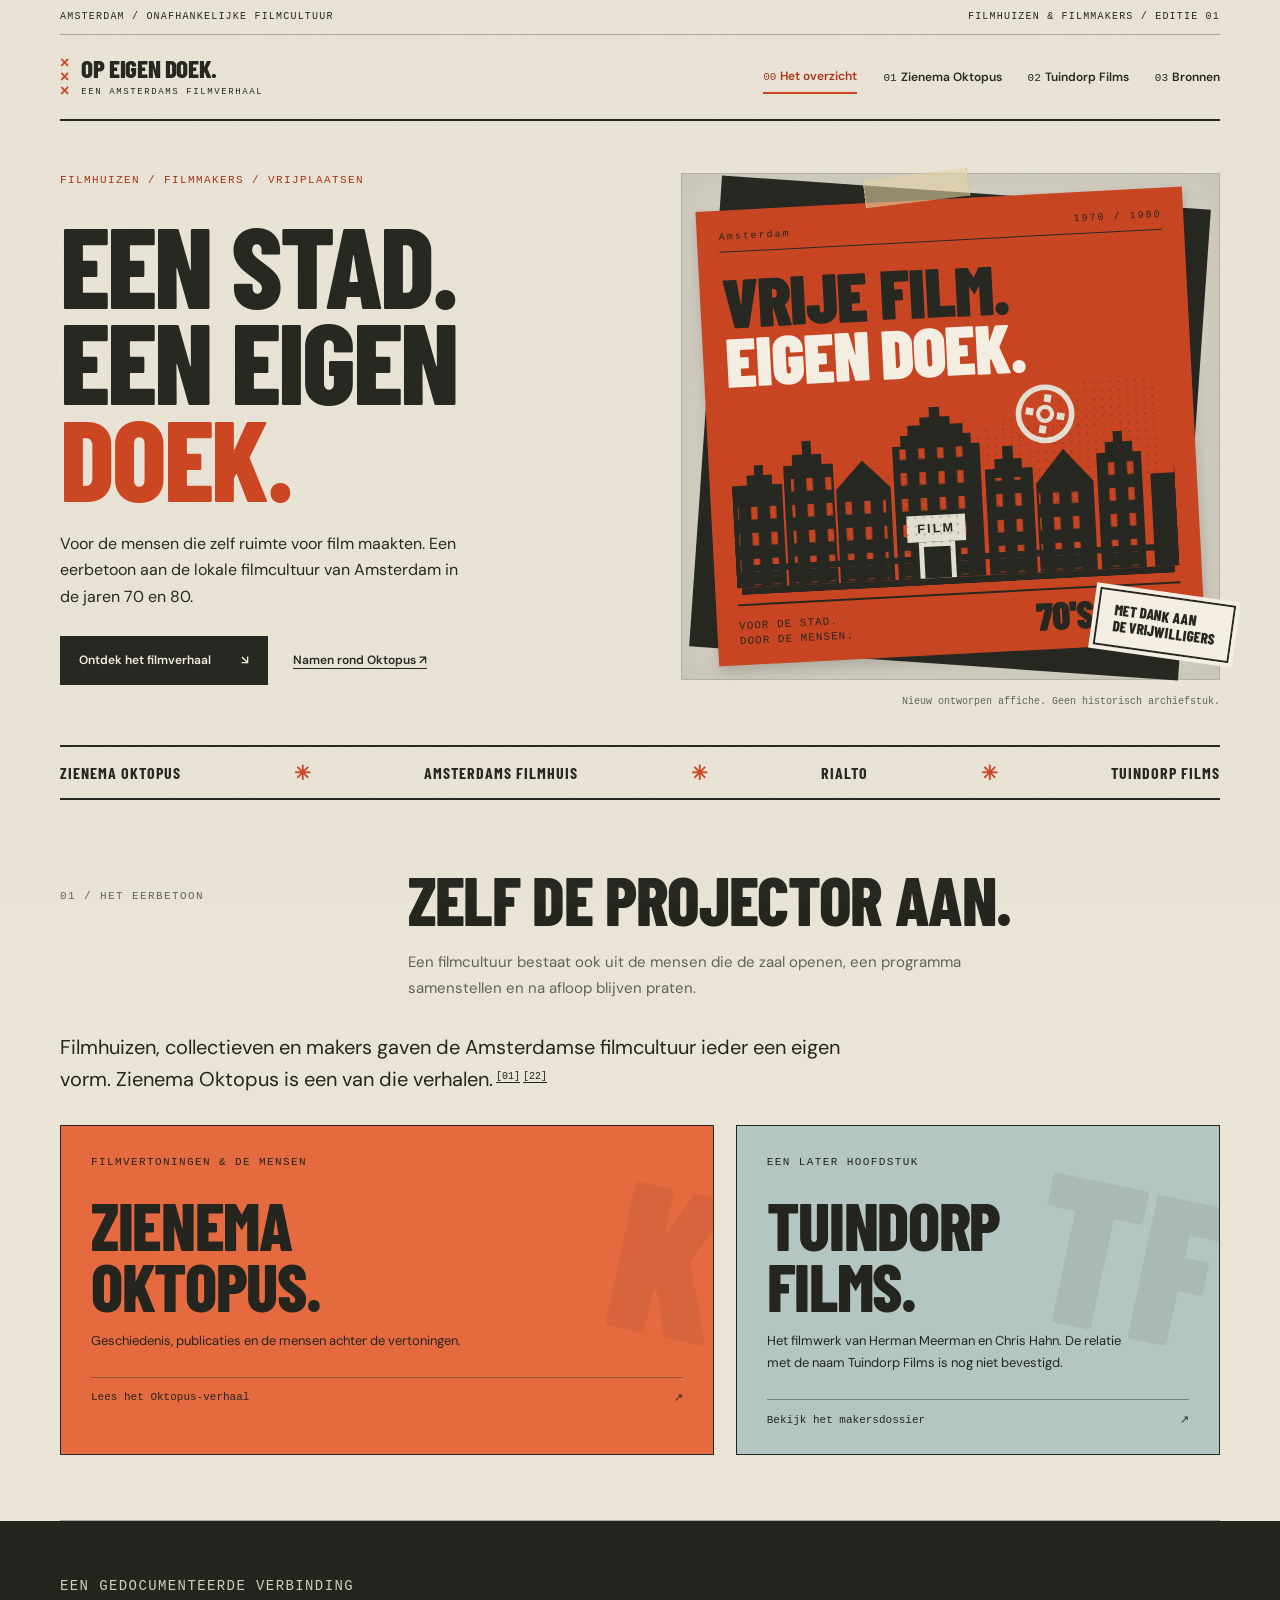
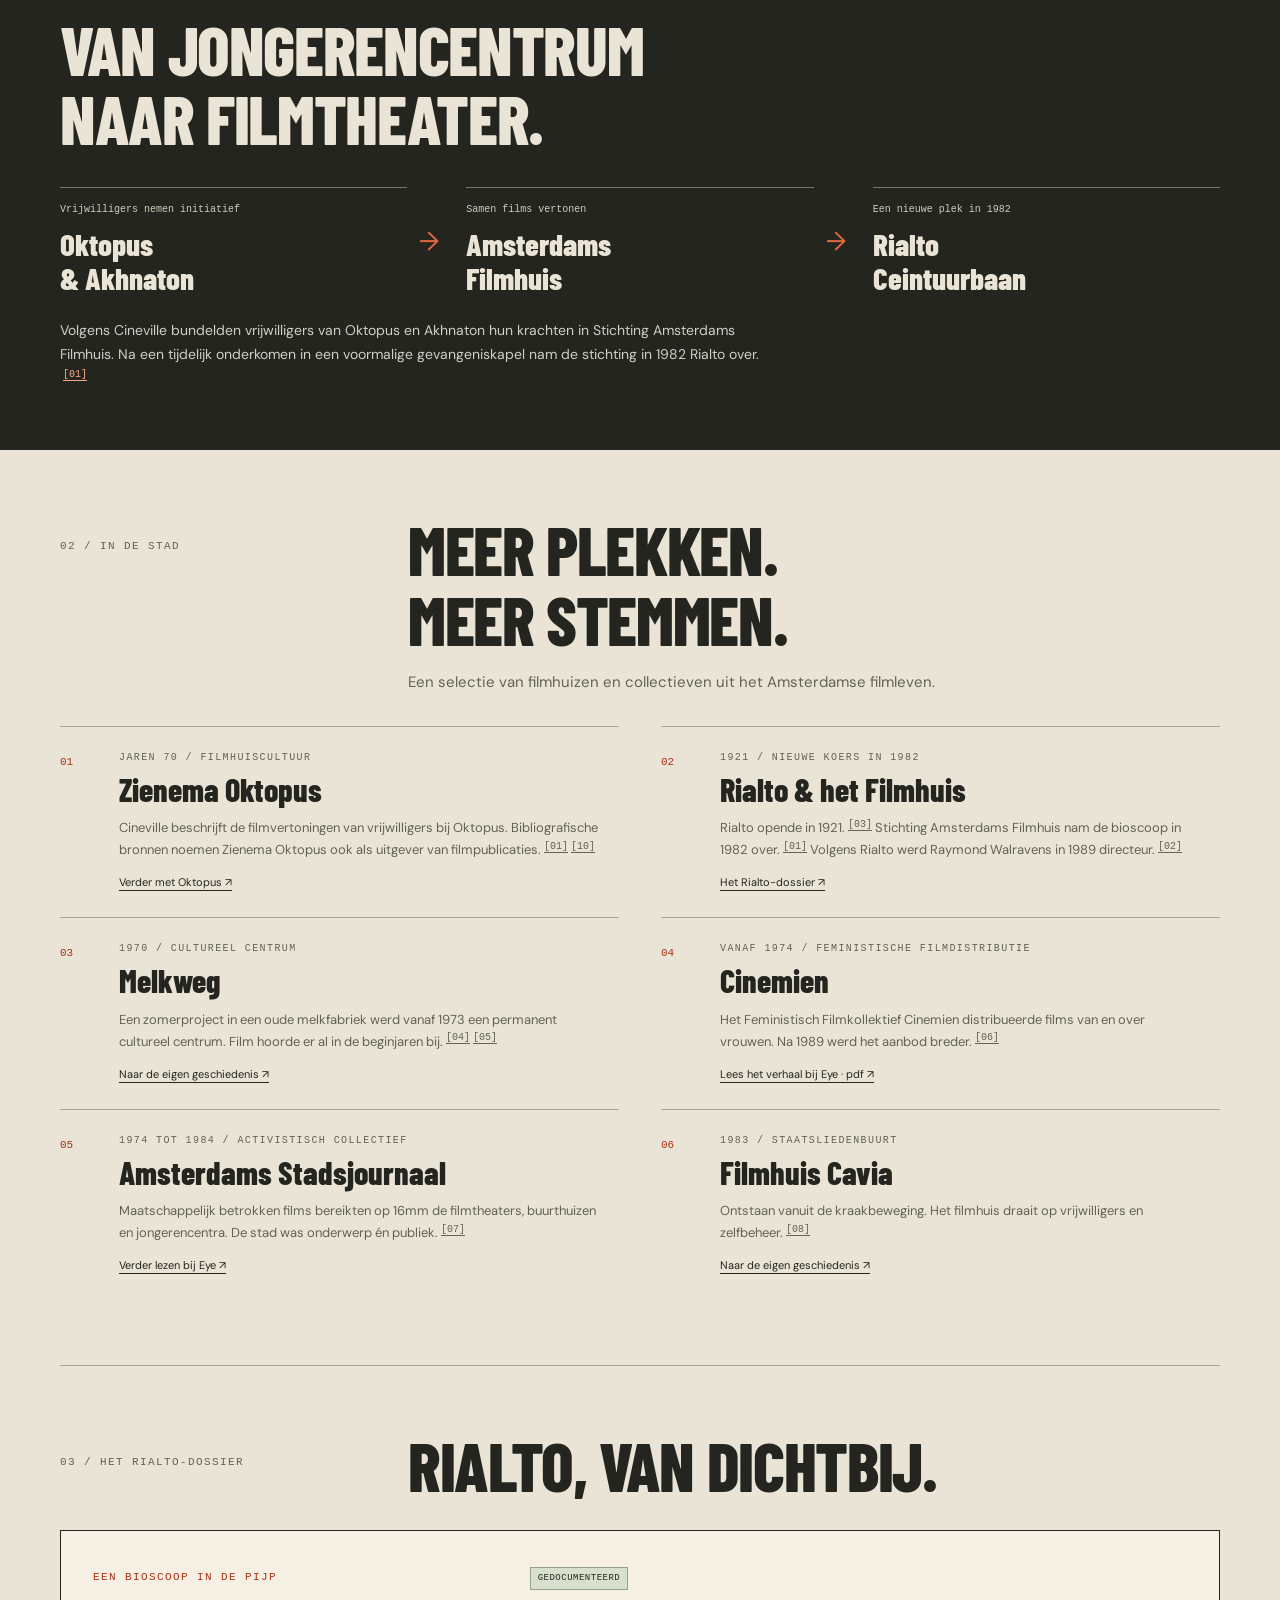
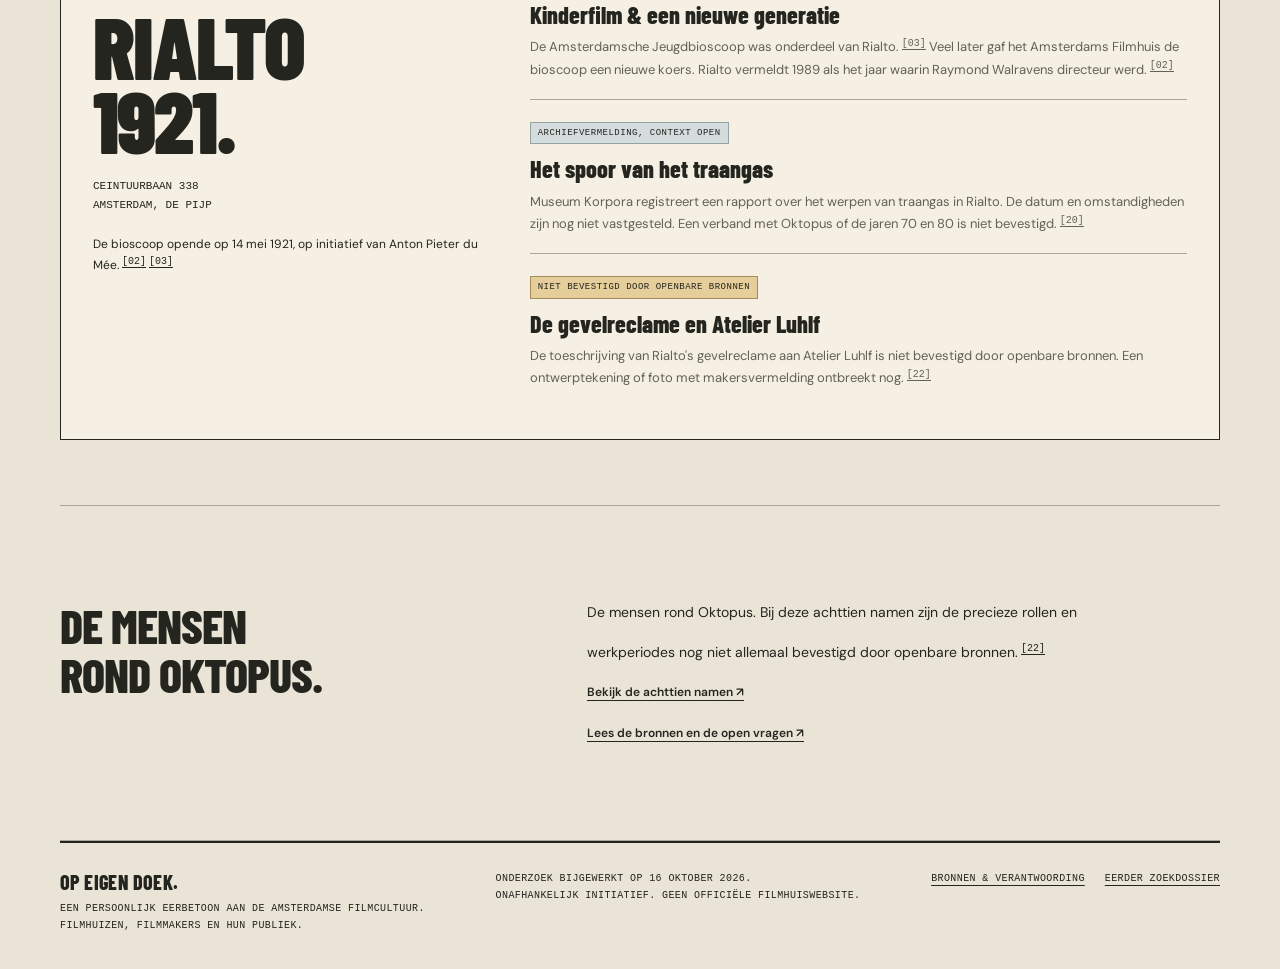
<file: index.html>
<!doctype html>
<html lang="nl"><head><meta charset="utf-8"><meta name="viewport" content="width=device-width, initial-scale=1"><meta name="theme-color" content="#e9e4d6"><meta name="description" content="Een eerbetoon aan onafhankelijke Amsterdamse filmcultuur in de jaren 70 en 80. Met Zienema Oktopus, Rialto, lokale initiatieven en Tuindorp Films."><meta name="robots" content="noindex, follow"><title>Een stad. Een eigen doek. | Op eigen doek</title>
<link rel="icon" href="favicon.svg" type="image/svg+xml">
<link rel="stylesheet" href="styles.css"><script src="app.js" defer></script></head>
<body><a class="skip" href="#inhoud">Direct naar de inhoud</a><div class="shell"><div class="top-note"><span>Amsterdam / onafhankelijke filmcultuur</span><span>Filmhuizen &amp; filmmakers / editie 01</span></div>
<header class="topbar"><a class="brand" href="index.html" aria-label="Op eigen doek, naar het overzicht"><span class="brand-symbol" aria-hidden="true"><span>×</span><span>×</span><span>×</span></span><span class="brand-name">OP EIGEN DOEK.<small>EEN AMSTERDAMS FILMVERHAAL</small></span></a>
<nav aria-label="Hoofdnavigatie"><a href="index.html" aria-current="page"><span class="nav-index">00</span>Het overzicht</a><a href="oktopus.html"><span class="nav-index">01</span>Zienema Oktopus</a><a href="tuindorp-films.html"><span class="nav-index">02</span>Tuindorp Films</a><a href="bronnen.html"><span class="nav-index">03</span>Bronnen</a></nav>
</header>
<main id="inhoud">
<section class="hero" aria-labelledby="titel"><div class="hero-copy"><p class="eyebrow orange">Filmhuizen / filmmakers / vrijplaatsen</p><h1 id="titel">Een stad.<br>Een eigen<br><span>doek.</span></h1><p class="lead">Voor de mensen die zelf ruimte voor film maakten. Een eerbetoon aan de lokale filmcultuur van Amsterdam in de jaren 70 en 80.</p><div class="hero-actions"><a class="button" href="#filmhuizen">Ontdek het filmverhaal <span aria-hidden="true">↘</span></a><a class="text-link" href="oktopus.html#de-mensen">Namen rond Oktopus ↗</a></div></div><figure><div class="poster-wall" role="img" aria-label="Hedendaagse grafische affiche, geïnspireerd op oude filmhuisposters"><span class="tape" aria-hidden="true"></span><div class="poster" aria-hidden="true"><div class="poster-top"><span>Amsterdam</span><span>1970 / 1980</span></div><div class="poster-title">VRIJE FILM.<br><span>EIGEN DOEK.</span></div><img class="poster-image" src="assets/film-stad.svg" alt="" width="600" height="280"><div class="poster-bottom"><span>VOOR DE STAD.<br>DOOR DE MENSEN.</span><strong>70'S / 80'S</strong></div></div><span class="stamp" aria-hidden="true">Met dank aan<br>de vrijwilligers</span></div><figcaption class="caption">Nieuw ontworpen affiche. Geen historisch archiefstuk.</figcaption></figure></section>

<div class="ticker" role="group" aria-label="Onderwerpen"><span>Zienema Oktopus</span><i aria-hidden="true">✳</i><span>Amsterdams Filmhuis</span><i aria-hidden="true">✳</i><span>Rialto</span><i aria-hidden="true">✳</i><span>Tuindorp Films</span></div>
<section class="section"><div class="section-head"><p class="eyebrow orange">01 / Het eerbetoon</p><div><h2>Zelf de projector aan.</h2><p>Een filmcultuur bestaat ook uit de mensen die de zaal openen, een programma samenstellen en na afloop blijven praten.</p></div></div><p class="intro-line">Filmhuizen, collectieven en makers gaven de Amsterdamse filmcultuur ieder een eigen vorm. Zienema Oktopus is een van die verhalen.<a class="ref" href="bronnen.html#bron-01" aria-label="Bron 1">[01]</a><a class="ref" href="bronnen.html#bron-22" aria-label="Bron 22">[22]</a></p><div class="chapter-grid" style="margin-top:30px"><a class="chapter chapter-orange" href="oktopus.html"><span class="eyebrow">Filmvertoningen &amp; de mensen</span><span class="chapter-icon" aria-hidden="true">K</span><h3>Zienema<br>Oktopus.</h3><p>Geschiedenis, publicaties en de mensen achter de vertoningen.</p><span class="chapter-bottom">Lees het Oktopus-verhaal <span aria-hidden="true">↗</span></span></a><a class="chapter chapter-blue" href="tuindorp-films.html"><span class="eyebrow">Een later hoofdstuk</span><span class="chapter-icon" aria-hidden="true">TF</span><h3>Tuindorp<br>Films.</h3><p>Het filmwerk van Herman Meerman en Chris Hahn. De relatie met de naam Tuindorp Films is nog niet bevestigd.</p><span class="chapter-bottom">Bekijk het makersdossier <span aria-hidden="true">↗</span></span></a></div></section>

<section class="section-dark" aria-labelledby="de-lijn"><p class="eyebrow">Een gedocumenteerde verbinding</p><h2 id="de-lijn" style="margin-top:18px">Van jongerencentrum<br>naar filmtheater.</h2><div class="chain"><div class="chain-step"><small>Vrijwilligers nemen initiatief</small><h3>Oktopus<br>&amp; Akhnaton</h3></div><span class="chain-arrow" aria-hidden="true">→</span><div class="chain-step"><small>Samen films vertonen</small><h3>Amsterdams<br>Filmhuis</h3></div><span class="chain-arrow" aria-hidden="true">→</span><div class="chain-step"><small>Een nieuwe plek in 1982</small><h3>Rialto<br>Ceintuurbaan</h3></div></div><p>Volgens Cineville bundelden vrijwilligers van Oktopus en Akhnaton hun krachten in Stichting Amsterdams Filmhuis. Na een tijdelijk onderkomen in een voormalige gevangeniskapel nam de stichting in 1982 Rialto over.<a class="ref" href="bronnen.html#bron-01" aria-label="Bron 1">[01]</a></p></section>

<section class="section" id="filmhuizen"><div class="section-head"><p class="eyebrow orange">02 / In de stad</p><div><h2>Meer plekken.<br>Meer stemmen.</h2><p>Een selectie van filmhuizen en collectieven uit het Amsterdamse filmleven.</p></div></div><div class="venues">
<article class="venue"><span class="venue-number">01</span><div><p class="eyebrow">Jaren 70 / filmhuiscultuur</p><h3>Zienema Oktopus</h3><p>Cineville beschrijft de filmvertoningen van vrijwilligers bij Oktopus. Bibliografische bronnen noemen Zienema Oktopus ook als uitgever van filmpublicaties.<a class="ref" href="bronnen.html#bron-01" aria-label="Bron 1">[01]</a><a class="ref" href="bronnen.html#bron-10" aria-label="Bron 10">[10]</a></p></div><a href="oktopus.html">Verder met Oktopus ↗</a></article>

<article class="venue"><span class="venue-number">02</span><div><p class="eyebrow">1921 / nieuwe koers in 1982</p><h3>Rialto & het Filmhuis</h3><p>Rialto opende in 1921.<a class="ref" href="bronnen.html#bron-03" aria-label="Bron 3">[03]</a> Stichting Amsterdams Filmhuis nam de bioscoop in 1982 over.<a class="ref" href="bronnen.html#bron-01" aria-label="Bron 1">[01]</a> Volgens Rialto werd Raymond Walravens in 1989 directeur.<a class="ref" href="bronnen.html#bron-02" aria-label="Bron 2">[02]</a></p></div><a href="#rialto">Het Rialto-dossier ↗</a></article>

<article class="venue"><span class="venue-number">03</span><div><p class="eyebrow">1970 / cultureel centrum</p><h3>Melkweg</h3><p>Een zomerproject in een oude melkfabriek werd vanaf 1973 een permanent cultureel centrum. Film hoorde er al in de beginjaren bij.<a class="ref" href="bronnen.html#bron-04" aria-label="Bron 4">[04]</a><a class="ref" href="bronnen.html#bron-05" aria-label="Bron 5">[05]</a></p></div><a href="https://www.melkweg.nl/nl/over-ons/geschiedenis/">Naar de eigen geschiedenis ↗</a></article>

<article class="venue"><span class="venue-number">04</span><div><p class="eyebrow">Vanaf 1974 / feministische filmdistributie</p><h3>Cinemien</h3><p>Het Feministisch Filmkollektief Cinemien distribueerde films van en over vrouwen. Na 1989 werd het aanbod breder.<a class="ref" href="bronnen.html#bron-06" aria-label="Bron 6">[06]</a></p></div><a href="https://assets.eyefilm.nl/downloads/blocks/PBR2025-Cinemien-NL.pdf">Lees het verhaal bij Eye · pdf ↗</a></article>

<article class="venue"><span class="venue-number">05</span><div><p class="eyebrow">1974 tot 1984 / activistisch collectief</p><h3>Amsterdams Stadsjournaal</h3><p>Maatschappelijk betrokken films bereikten op 16mm de filmtheaters, buurthuizen en jongerencentra. De stad was onderwerp én publiek.<a class="ref" href="bronnen.html#bron-07" aria-label="Bron 7">[07]</a></p></div><a href="https://www.eyefilm.nl/whats-on/amsterdams-stadsjournaal/1337519">Verder lezen bij Eye ↗</a></article>

<article class="venue"><span class="venue-number">06</span><div><p class="eyebrow">1983 / Staatsliedenbuurt</p><h3>Filmhuis Cavia</h3><p>Ontstaan vanuit de kraakbeweging. Het filmhuis draait op vrijwilligers en zelfbeheer.<a class="ref" href="bronnen.html#bron-08" aria-label="Bron 8">[08]</a></p></div><a href="https://filmhuiscavia.nl/over-cavia/over-cavia">Naar de eigen geschiedenis ↗</a></article>
</div></section>

<section class="section" id="rialto"><div class="section-head"><p class="eyebrow orange">03 / Het Rialto-dossier</p><div><h2>Rialto, van dichtbij.</h2></div></div><div class="rialto-dossier"><div><span class="eyebrow orange">Een bioscoop in De Pijp</span><p class="rialto-title">Rialto<br>1921.</p><p class="rialto-address">CEINTUURBAAN 338<br>AMSTERDAM, DE PIJP</p><p style="margin-top:20px;font-size:12px">De bioscoop opende op 14 mei 1921, op initiatief van Anton Pieter du Mée.<a class="ref" href="bronnen.html#bron-02" aria-label="Bron 2">[02]</a><a class="ref" href="bronnen.html#bron-03" aria-label="Bron 3">[03]</a></p></div><div>
<article class="dossier-item"><span class="badge badge-source">Gedocumenteerd</span><h3>Kinderfilm &amp; een nieuwe generatie</h3><p>De Amsterdamsche Jeugdbioscoop was onderdeel van Rialto.<a class="ref" href="bronnen.html#bron-03" aria-label="Bron 3">[03]</a> Veel later gaf het Amsterdams Filmhuis de bioscoop een nieuwe koers. Rialto vermeldt 1989 als het jaar waarin Raymond Walravens directeur werd.<a class="ref" href="bronnen.html#bron-02" aria-label="Bron 2">[02]</a></p></article>

<article class="dossier-item"><span class="badge badge-catalog">Archiefvermelding, context open</span><h3>Het spoor van het traangas</h3><p>Museum Korpora registreert een rapport over het werpen van traangas in Rialto. De datum en omstandigheden zijn nog niet vastgesteld. Een verband met Oktopus of de jaren 70 en 80 is niet bevestigd.<a class="ref" href="bronnen.html#bron-20" aria-label="Bron 20">[20]</a></p></article>

<article class="dossier-item"><span class="badge badge-memory">Niet bevestigd door openbare bronnen</span><h3>De gevelreclame en Atelier Luhlf</h3><p>De toeschrijving van Rialto's gevelreclame aan Atelier Luhlf is niet bevestigd door openbare bronnen. Een ontwerptekening of foto met makersvermelding ontbreekt nog.<a class="ref" href="bronnen.html#bron-22" aria-label="Bron 22">[22]</a></p></article>
</div></div></section>

<section class="section"><div class="callout"><h2>De mensen<br>rond Oktopus.</h2><div><p>De mensen rond Oktopus. Bij deze achttien namen zijn de precieze rollen en werkperiodes nog niet allemaal bevestigd door openbare bronnen.<a class="ref" href="bronnen.html#bron-22" aria-label="Bron 22">[22]</a></p><a class="text-link" href="oktopus.html#de-mensen">Bekijk de achttien namen ↗</a><br><a class="text-link" href="bronnen.html">Lees de bronnen en de open vragen ↗</a></div></div></section>
</main>

<footer class="footer"><div><strong>OP EIGEN DOEK.</strong>Een persoonlijk eerbetoon aan de Amsterdamse filmcultuur.<br>Filmhuizen, filmmakers en hun publiek.</div><div>Onderzoek bijgewerkt op 16 oktober 2026.<br>Onafhankelijk initiatief. Geen officiële filmhuiswebsite.</div><div class="footer-links"><a href="bronnen.html">Bronnen &amp; verantwoording</a><a href="archief/onderzoek-2026-10-15.html">Eerder zoekdossier</a></div></footer>
</div></body></html>
</file>
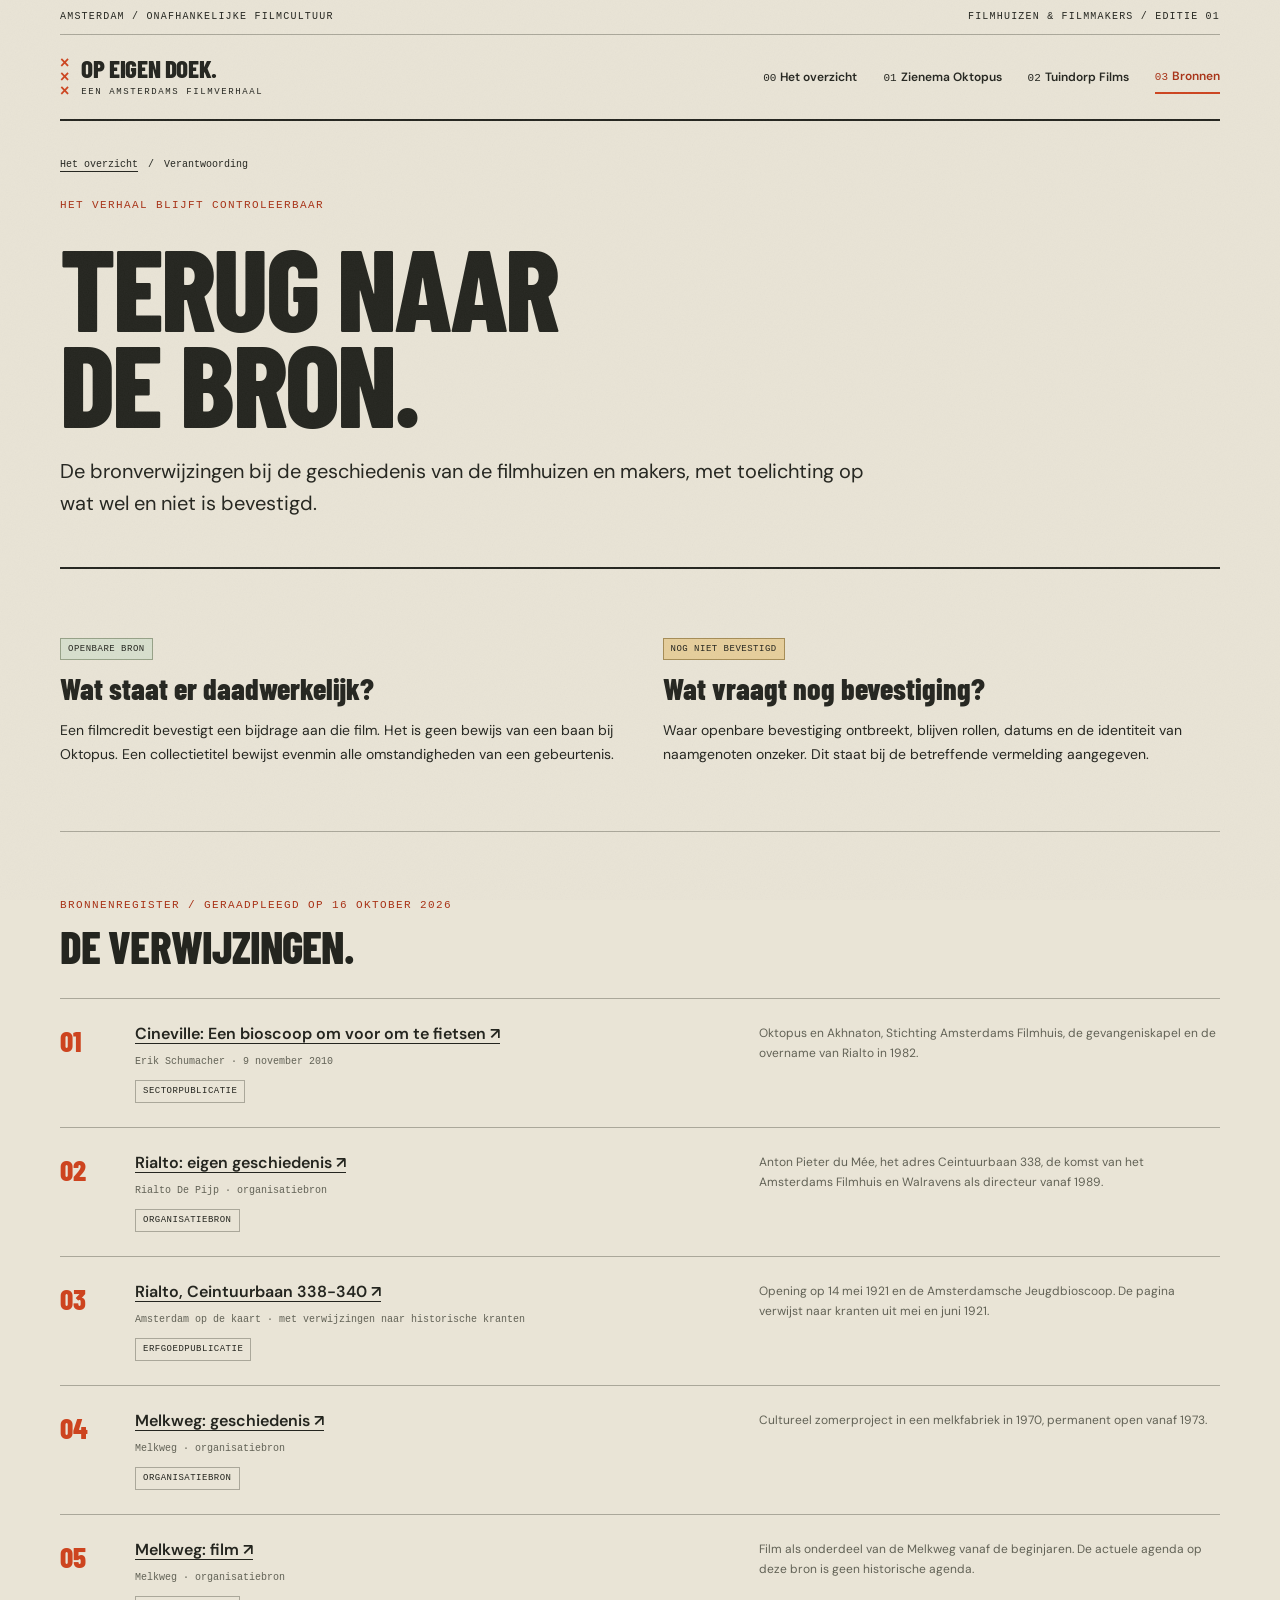
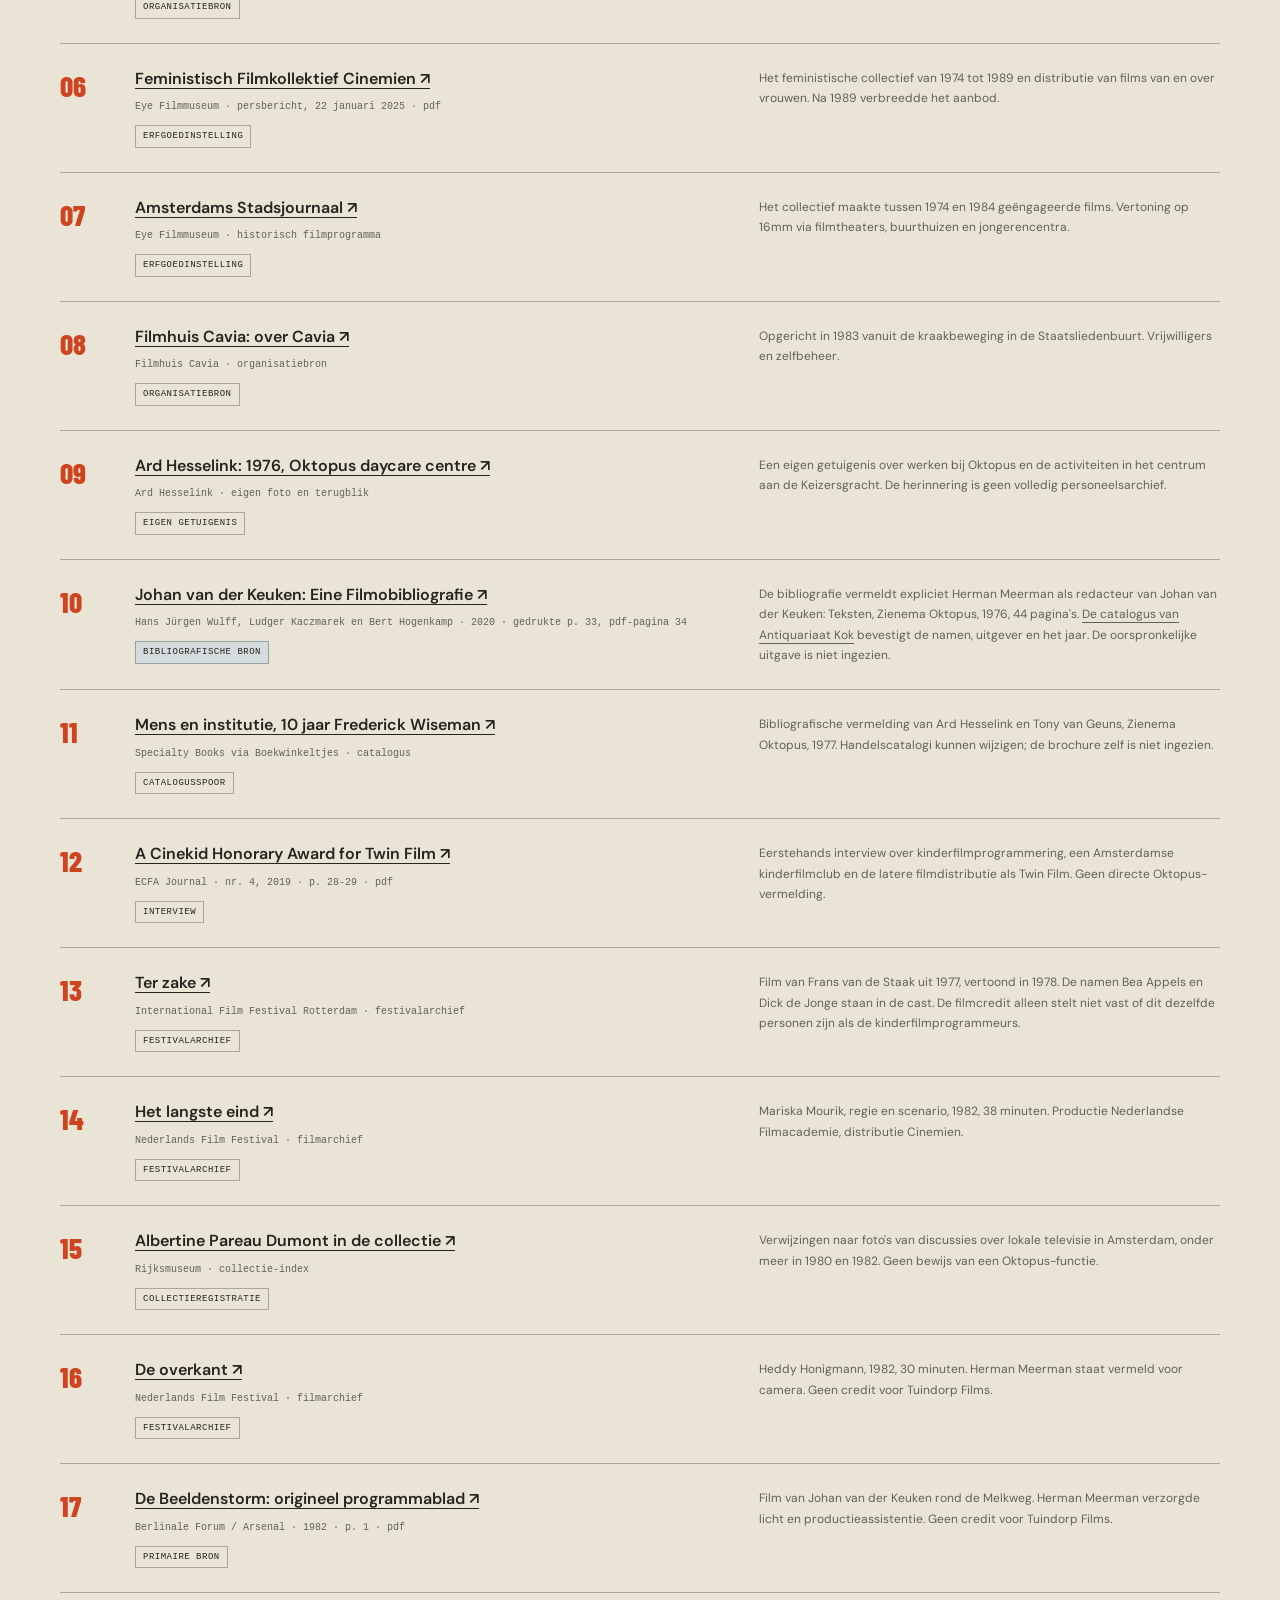
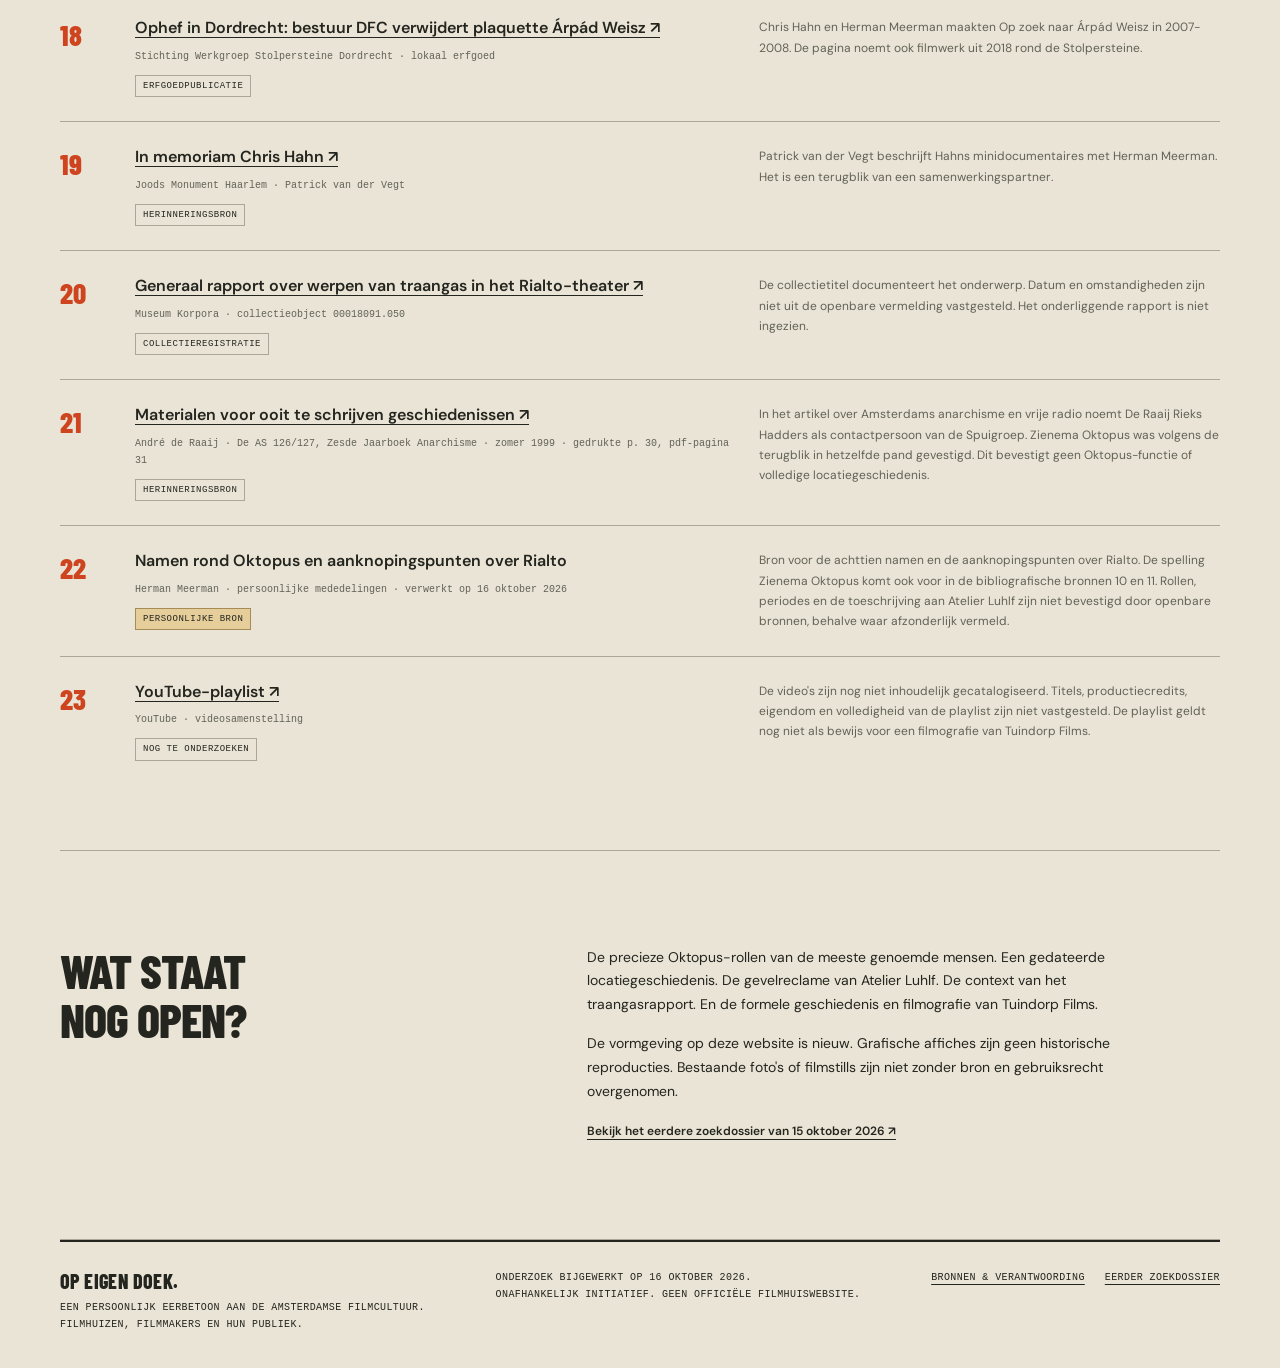
<file: bronnen.html>
<!doctype html>
<html lang="nl"><head><meta charset="utf-8"><meta name="viewport" content="width=device-width, initial-scale=1"><meta name="theme-color" content="#e9e4d6"><meta name="description" content="Bronverwijzingen bij Op eigen doek, met toelichting op de historische gegevens en wat nog niet is bevestigd."><meta name="robots" content="noindex, follow"><title>Bronnen en open vragen | Op eigen doek</title>
<link rel="icon" href="favicon.svg" type="image/svg+xml">
<link rel="stylesheet" href="styles.css"><script src="app.js" defer></script></head>
<body><a class="skip" href="#inhoud">Direct naar de inhoud</a><div class="shell"><div class="top-note"><span>Amsterdam / onafhankelijke filmcultuur</span><span>Filmhuizen &amp; filmmakers / editie 01</span></div>
<header class="topbar"><a class="brand" href="index.html" aria-label="Op eigen doek, naar het overzicht"><span class="brand-symbol" aria-hidden="true"><span>×</span><span>×</span><span>×</span></span><span class="brand-name">OP EIGEN DOEK.<small>EEN AMSTERDAMS FILMVERHAAL</small></span></a>
<nav aria-label="Hoofdnavigatie"><a href="index.html"><span class="nav-index">00</span>Het overzicht</a><a href="oktopus.html"><span class="nav-index">01</span>Zienema Oktopus</a><a href="tuindorp-films.html"><span class="nav-index">02</span>Tuindorp Films</a><a href="bronnen.html" aria-current="page"><span class="nav-index">03</span>Bronnen</a></nav>
</header>
<main id="inhoud">
<section class="page-hero page-small"><div class="breadcrumbs"><a href="index.html">Het overzicht</a><span aria-hidden="true">/</span><span>Verantwoording</span></div><p class="eyebrow orange">Het verhaal blijft controleerbaar</p><h1>Terug naar<br>de bron.</h1><p class="intro-line">De bronverwijzingen bij de geschiedenis van de filmhuizen en makers, met toelichting op wat wel en niet is bevestigd.</p></section>

<section class="section"><div class="split"><div><span class="badge badge-source">Openbare bron</span><h2 class="source-method-title">Wat staat er daadwerkelijk?</h2><p style="margin-top:15px;font-size:14px">Een filmcredit bevestigt een bijdrage aan die film. Het is geen bewijs van een baan bij Oktopus. Een collectietitel bewijst evenmin alle omstandigheden van een gebeurtenis.</p></div><div><span class="badge badge-memory">Nog niet bevestigd</span><h2 class="source-method-title">Wat vraagt nog bevestiging?</h2><p style="margin-top:15px;font-size:14px">Waar openbare bevestiging ontbreekt, blijven rollen, datums en de identiteit van naamgenoten onzeker. Dit staat bij de betreffende vermelding aangegeven.</p></div></div></section>

<section class="section source-section"><p class="eyebrow orange">Bronnenregister / geraadpleegd op 16 oktober 2026</p><h2>De verwijzingen.</h2><ol class="source-list">
<li class="source-entry" id="bron-01"><span class="source-nr">01</span><div><h3><a href="https://cineville.nl/nl-NL/magazine/een-bioscoop-om-voor-om-te-fietsen">Cineville: Een bioscoop om voor om te fietsen ↗</a></h3><div class="source-origin">Erik Schumacher · 9 november 2010</div><span class="badge">Sectorpublicatie</span></div><p>Oktopus en Akhnaton, Stichting Amsterdams Filmhuis, de gevangeniskapel en de overname van Rialto in 1982.</p></li>

<li class="source-entry" id="bron-02"><span class="source-nr">02</span><div><h3><a href="https://depijp.rialtofilm.nl/en/information/about-rialto">Rialto: eigen geschiedenis ↗</a></h3><div class="source-origin">Rialto De Pijp · organisatiebron</div><span class="badge">Organisatiebron</span></div><p>Anton Pieter du Mée, het adres Ceintuurbaan 338, de komst van het Amsterdams Filmhuis en Walravens als directeur vanaf 1989.</p></li>

<li class="source-entry" id="bron-03"><span class="source-nr">03</span><div><h3><a href="https://amsterdamopdekaart.nl/1850-1940/Ceintuurbaan/Rialto">Rialto, Ceintuurbaan 338-340 ↗</a></h3><div class="source-origin">Amsterdam op de kaart · met verwijzingen naar historische kranten</div><span class="badge">Erfgoedpublicatie</span></div><p>Opening op 14 mei 1921 en de Amsterdamsche Jeugdbioscoop. De pagina verwijst naar kranten uit mei en juni 1921.</p></li>

<li class="source-entry" id="bron-04"><span class="source-nr">04</span><div><h3><a href="https://www.melkweg.nl/nl/over-ons/geschiedenis/">Melkweg: geschiedenis ↗</a></h3><div class="source-origin">Melkweg · organisatiebron</div><span class="badge">Organisatiebron</span></div><p>Cultureel zomerproject in een melkfabriek in 1970, permanent open vanaf 1973.</p></li>

<li class="source-entry" id="bron-05"><span class="source-nr">05</span><div><h3><a href="https://www.melkweg.nl/nl/film/">Melkweg: film ↗</a></h3><div class="source-origin">Melkweg · organisatiebron</div><span class="badge">Organisatiebron</span></div><p>Film als onderdeel van de Melkweg vanaf de beginjaren. De actuele agenda op deze bron is geen historische agenda.</p></li>

<li class="source-entry" id="bron-06"><span class="source-nr">06</span><div><h3><a href="https://assets.eyefilm.nl/downloads/blocks/PBR2025-Cinemien-NL.pdf">Feministisch Filmkollektief Cinemien ↗</a></h3><div class="source-origin">Eye Filmmuseum · persbericht, 22 januari 2025 · pdf</div><span class="badge">Erfgoedinstelling</span></div><p>Het feministische collectief van 1974 tot 1989 en distributie van films van en over vrouwen. Na 1989 verbreedde het aanbod.</p></li>

<li class="source-entry" id="bron-07"><span class="source-nr">07</span><div><h3><a href="https://www.eyefilm.nl/whats-on/amsterdams-stadsjournaal/1337519">Amsterdams Stadsjournaal ↗</a></h3><div class="source-origin">Eye Filmmuseum · historisch filmprogramma</div><span class="badge">Erfgoedinstelling</span></div><p>Het collectief maakte tussen 1974 en 1984 geëngageerde films. Vertoning op 16mm via filmtheaters, buurthuizen en jongerencentra.</p></li>

<li class="source-entry" id="bron-08"><span class="source-nr">08</span><div><h3><a href="https://filmhuiscavia.nl/over-cavia/over-cavia">Filmhuis Cavia: over Cavia ↗</a></h3><div class="source-origin">Filmhuis Cavia · organisatiebron</div><span class="badge">Organisatiebron</span></div><p>Opgericht in 1983 vanuit de kraakbeweging in de Staatsliedenbuurt. Vrijwilligers en zelfbeheer.</p></li>

<li class="source-entry" id="bron-09"><span class="source-nr">09</span><div><h3><a href="https://www.flickr.com/photos/docman/46207001375">Ard Hesselink: 1976, Oktopus daycare centre ↗</a></h3><div class="source-origin">Ard Hesselink · eigen foto en terugblik</div><span class="badge">Eigen getuigenis</span></div><p>Een eigen getuigenis over werken bij Oktopus en de activiteiten in het centrum aan de Keizersgracht. De herinnering is geen volledig personeelsarchief.</p></li>

<li class="source-entry" id="bron-10"><span class="source-nr">10</span><div><h3><a href="https://d-nb.info/1250682940/34#page=34">Johan van der Keuken: Eine Filmobibliografie ↗</a></h3><div class="source-origin">Hans Jürgen Wulff, Ludger Kaczmarek en Bert Hogenkamp · 2020 · gedrukte p. 33, pdf-pagina 34</div><span class="badge badge-catalog">Bibliografische bron</span></div><p>De bibliografie vermeldt expliciet Herman Meerman als redacteur van Johan van der Keuken: Teksten, Zienema Oktopus, 1976, 44 pagina's. <a href="https://www.boekwinkeltjes.nl/b/219235572/Johan-van-der-Keuken-teksten/">De catalogus van Antiquariaat Kok</a> bevestigt de namen, uitgever en het jaar. De oorspronkelijke uitgave is niet ingezien.</p></li>

<li class="source-entry" id="bron-11"><span class="source-nr">11</span><div><h3><a href="https://www.boekwinkeltjes.nl/b/221147113/Mens-en-institutie-10-jaar/">Mens en institutie, 10 jaar Frederick Wiseman ↗</a></h3><div class="source-origin">Specialty Books via Boekwinkeltjes · catalogus</div><span class="badge">Catalogusspoor</span></div><p>Bibliografische vermelding van Ard Hesselink en Tony van Geuns, Zienema Oktopus, 1977. Handelscatalogi kunnen wijzigen; de brochure zelf is niet ingezien.</p></li>

<li class="source-entry" id="bron-12"><span class="source-nr">12</span><div><h3><a href="https://www.ecfaweb.org/wp-content/uploads/2019/11/ECFA-Journal-04-2019-2.pdf">A Cinekid Honorary Award for Twin Film ↗</a></h3><div class="source-origin">ECFA Journal · nr. 4, 2019 · p. 28-29 · pdf</div><span class="badge">Interview</span></div><p>Eerstehands interview over kinderfilmprogrammering, een Amsterdamse kinderfilmclub en de latere filmdistributie als Twin Film. Geen directe Oktopus-vermelding.</p></li>

<li class="source-entry" id="bron-13"><span class="source-nr">13</span><div><h3><a href="https://iffr.com/nl/iffr/1978/films/ter-zake">Ter zake ↗</a></h3><div class="source-origin">International Film Festival Rotterdam · festivalarchief</div><span class="badge">Festivalarchief</span></div><p>Film van Frans van de Staak uit 1977, vertoond in 1978. De namen Bea Appels en Dick de Jonge staan in de cast. De filmcredit alleen stelt niet vast of dit dezelfde personen zijn als de kinderfilmprogrammeurs.</p></li>

<li class="source-entry" id="bron-14"><span class="source-nr">14</span><div><h3><a href="https://www.filmfestival.nl/film/het-langste-eind">Het langste eind ↗</a></h3><div class="source-origin">Nederlands Film Festival · filmarchief</div><span class="badge">Festivalarchief</span></div><p>Mariska Mourik, regie en scenario, 1982, 38 minuten. Productie Nederlandse Filmacademie, distributie Cinemien.</p></li>

<li class="source-entry" id="bron-15"><span class="source-nr">15</span><div><h3><a href="https://www.rijksmuseum.nl/en/collection/node/Albertine-Pareau-Dumont--1cb2a451c6db91ac12bbdf2e776018a0">Albertine Pareau Dumont in de collectie ↗</a></h3><div class="source-origin">Rijksmuseum · collectie-index</div><span class="badge">Collectieregistratie</span></div><p>Verwijzingen naar foto's van discussies over lokale televisie in Amsterdam, onder meer in 1980 en 1982. Geen bewijs van een Oktopus-functie.</p></li>

<li class="source-entry" id="bron-16"><span class="source-nr">16</span><div><h3><a href="https://www.filmfestival.nl/film/de-overkant-4">De overkant ↗</a></h3><div class="source-origin">Nederlands Film Festival · filmarchief</div><span class="badge">Festivalarchief</span></div><p>Heddy Honigmann, 1982, 30 minuten. Herman Meerman staat vermeld voor camera. Geen credit voor Tuindorp Films.</p></li>

<li class="source-entry" id="bron-17"><span class="source-nr">17</span><div><h3><a href="https://www.arsenal-berlin.de/assets/Legacy/katalog_blaetter/1982_DeBeeldenstorm_29.pdf">De Beeldenstorm: origineel programmablad ↗</a></h3><div class="source-origin">Berlinale Forum / Arsenal · 1982 · p. 1 · pdf</div><span class="badge">Primaire bron</span></div><p>Film van Johan van der Keuken rond de Melkweg. Herman Meerman verzorgde licht en productieassistentie. Geen credit voor Tuindorp Films.</p></li>

<li class="source-entry" id="bron-18"><span class="source-nr">18</span><div><h3><a href="https://stolpersteine-dordrecht.nl/Arpad_Weisz.html">Ophef in Dordrecht: bestuur DFC verwijdert plaquette Árpád Weisz ↗</a></h3><div class="source-origin">Stichting Werkgroep Stolpersteine Dordrecht · lokaal erfgoed</div><span class="badge">Erfgoedpublicatie</span></div><p>Chris Hahn en Herman Meerman maakten Op zoek naar Árpád Weisz in 2007-2008. De pagina noemt ook filmwerk uit 2018 rond de Stolpersteine.</p></li>

<li class="source-entry" id="bron-19"><span class="source-nr">19</span><div><h3><a href="https://www.joodsmonumenthaarlem.nl/in-memoriam-chris-hahn/">In memoriam Chris Hahn ↗</a></h3><div class="source-origin">Joods Monument Haarlem · Patrick van der Vegt</div><span class="badge">Herinneringsbron</span></div><p>Patrick van der Vegt beschrijft Hahns minidocumentaires met Herman Meerman. Het is een terugblik van een samenwerkingspartner.</p></li>

<li class="source-entry" id="bron-20"><span class="source-nr">20</span><div><h3><a href="https://www.korpora.info/collectie/7b25d8ad-6b2c-43a1-9a8e-7ffb45fa18c3">Generaal rapport over werpen van traangas in het Rialto-theater ↗</a></h3><div class="source-origin">Museum Korpora · collectieobject 00018091.050</div><span class="badge">Collectieregistratie</span></div><p>De collectietitel documenteert het onderwerp. Datum en omstandigheden zijn niet uit de openbare vermelding vastgesteld. Het onderliggende rapport is niet ingezien.</p></li>

<li class="source-entry" id="bron-21"><span class="source-nr">21</span><div><h3><a href="https://tijdschrift-de-as.nl/documenten/de_AS_126-127.pdf">Materialen voor ooit te schrijven geschiedenissen ↗</a></h3><div class="source-origin">André de Raaij · De AS 126/127, Zesde Jaarboek Anarchisme · zomer 1999 · gedrukte p. 30, pdf-pagina 31</div><span class="badge">Herinneringsbron</span></div><p>In het artikel over Amsterdams anarchisme en vrije radio noemt De Raaij Rieks Hadders als contactpersoon van de Spuigroep. Zienema Oktopus was volgens de terugblik in hetzelfde pand gevestigd. Dit bevestigt geen Oktopus-functie of volledige locatiegeschiedenis.</p></li>

<li class="source-entry" id="bron-22"><span class="source-nr">22</span><div><h3>Namen rond Oktopus en aanknopingspunten over Rialto</h3><div class="source-origin">Herman Meerman · persoonlijke mededelingen · verwerkt op 16 oktober 2026</div><span class="badge badge-memory">Persoonlijke bron</span></div><p>Bron voor de achttien namen en de aanknopingspunten over Rialto. De spelling Zienema Oktopus komt ook voor in de bibliografische bronnen 10 en 11. Rollen, periodes en de toeschrijving aan Atelier Luhlf zijn niet bevestigd door openbare bronnen, behalve waar afzonderlijk vermeld.</p></li>

<li class="source-entry" id="bron-23"><span class="source-nr">23</span><div><h3><a href="https://youtube.com/playlist?list=PLwCDEqVGxK7k8aiAUJOQCIMBPKHvibBtH">YouTube-playlist ↗</a></h3><div class="source-origin">YouTube · videosamenstelling</div><span class="badge">Nog te onderzoeken</span></div><p>De video's zijn nog niet inhoudelijk gecatalogiseerd. Titels, productiecredits, eigendom en volledigheid van de playlist zijn niet vastgesteld. De playlist geldt nog niet als bewijs voor een filmografie van Tuindorp Films.</p></li>
</ol></section>

<section class="section"><div class="callout"><h2>Wat staat<br>nog open?</h2><div><p>De precieze Oktopus-rollen van de meeste genoemde mensen. Een gedateerde locatiegeschiedenis. De gevelreclame van Atelier Luhlf. De context van het traangasrapport. En de formele geschiedenis en filmografie van Tuindorp Films.</p><p>De vormgeving op deze website is nieuw. Grafische affiches zijn geen historische reproducties. Bestaande foto's of filmstills zijn niet zonder bron en gebruiksrecht overgenomen.</p><a class="text-link" href="archief/onderzoek-2026-10-15.html">Bekijk het eerdere zoekdossier van 15 oktober 2026 ↗</a></div></div></section>
</main>

<footer class="footer"><div><strong>OP EIGEN DOEK.</strong>Een persoonlijk eerbetoon aan de Amsterdamse filmcultuur.<br>Filmhuizen, filmmakers en hun publiek.</div><div>Onderzoek bijgewerkt op 16 oktober 2026.<br>Onafhankelijk initiatief. Geen officiële filmhuiswebsite.</div><div class="footer-links"><a href="bronnen.html">Bronnen &amp; verantwoording</a><a href="archief/onderzoek-2026-10-15.html">Eerder zoekdossier</a></div></footer>
</div></body></html>
</file>
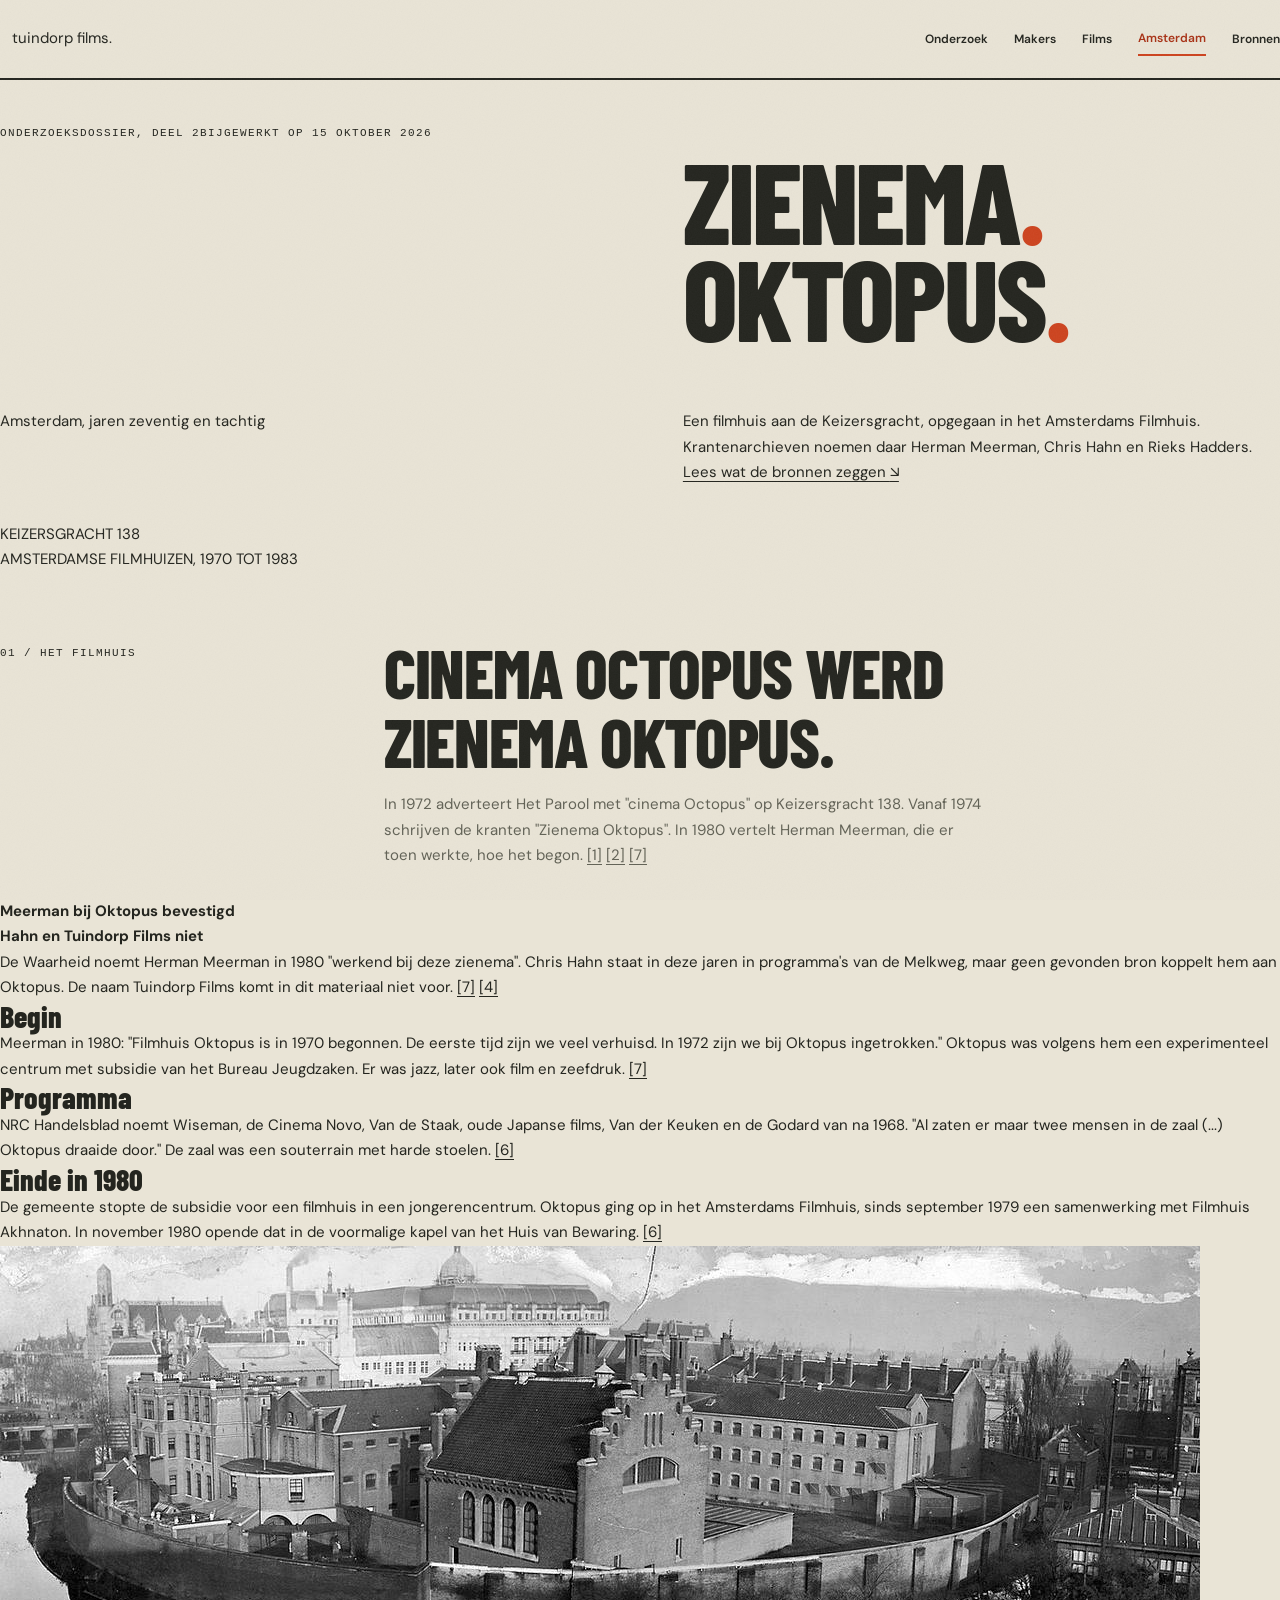
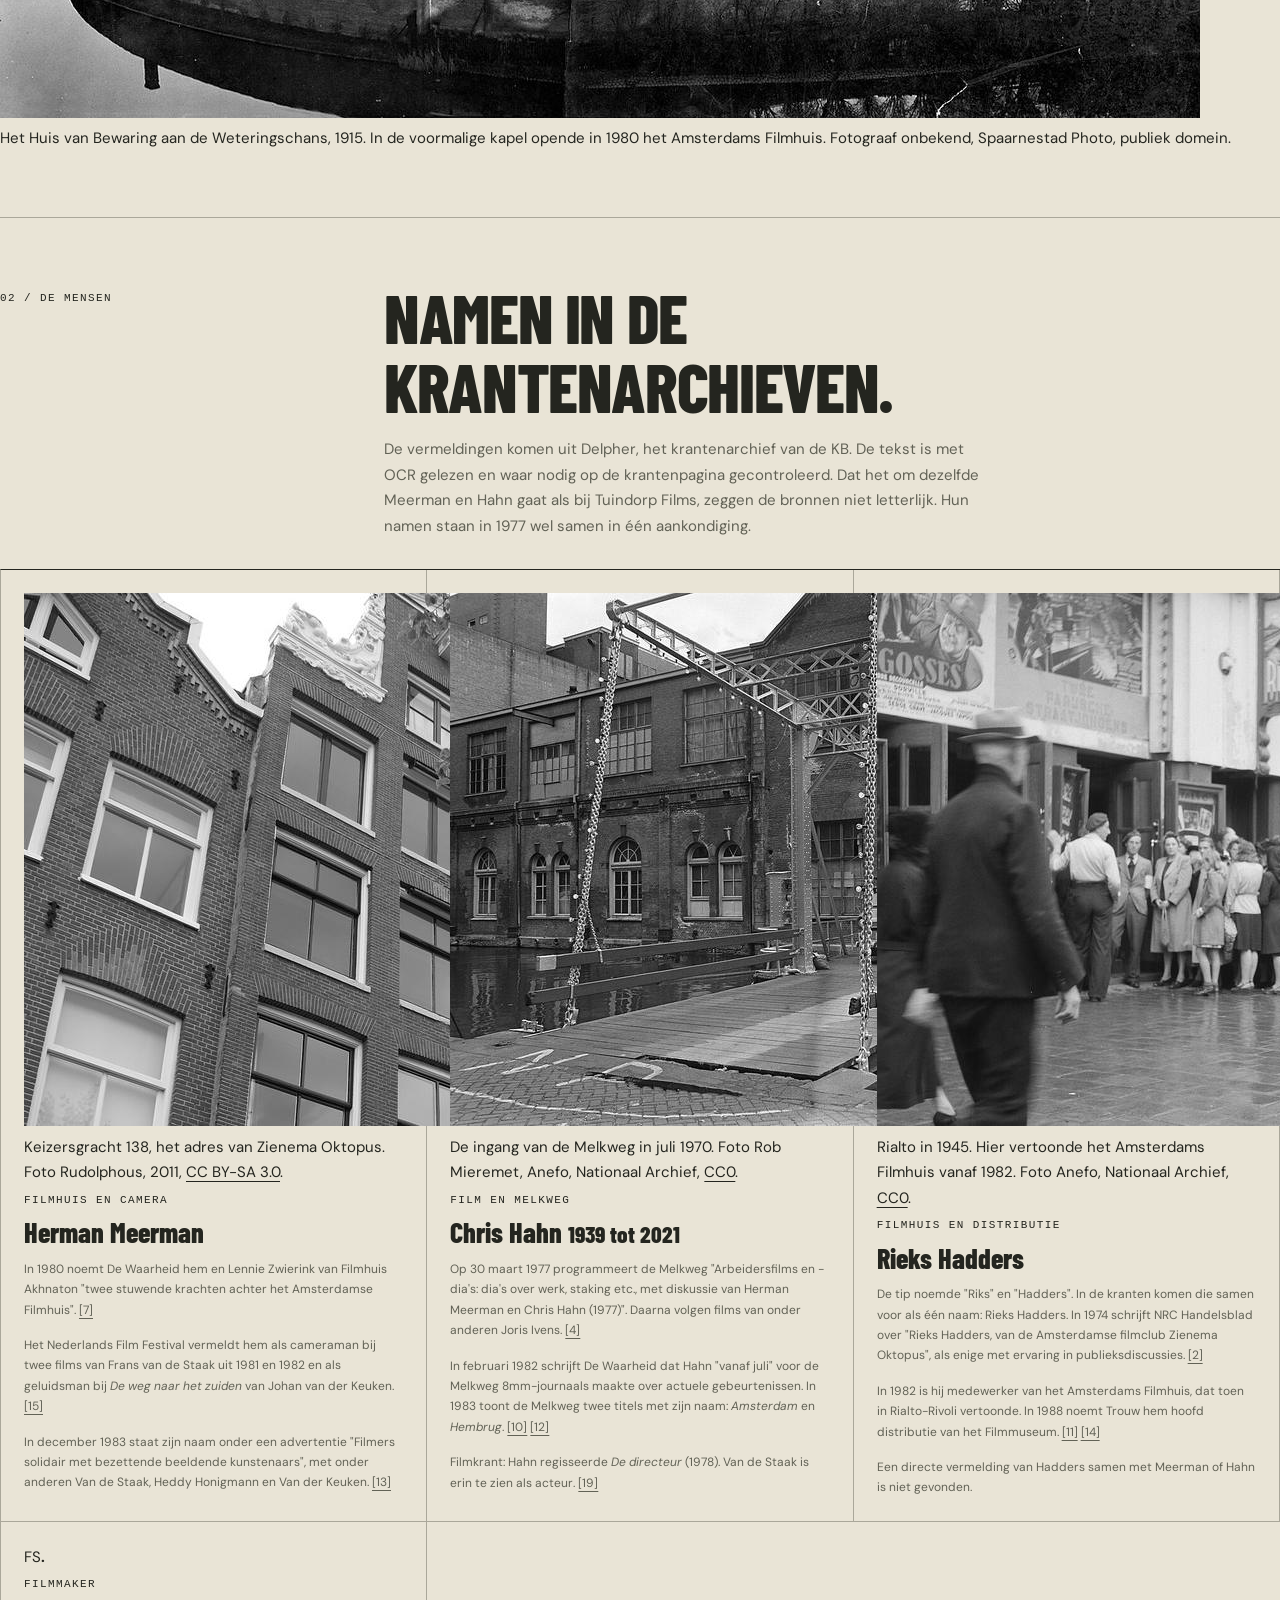
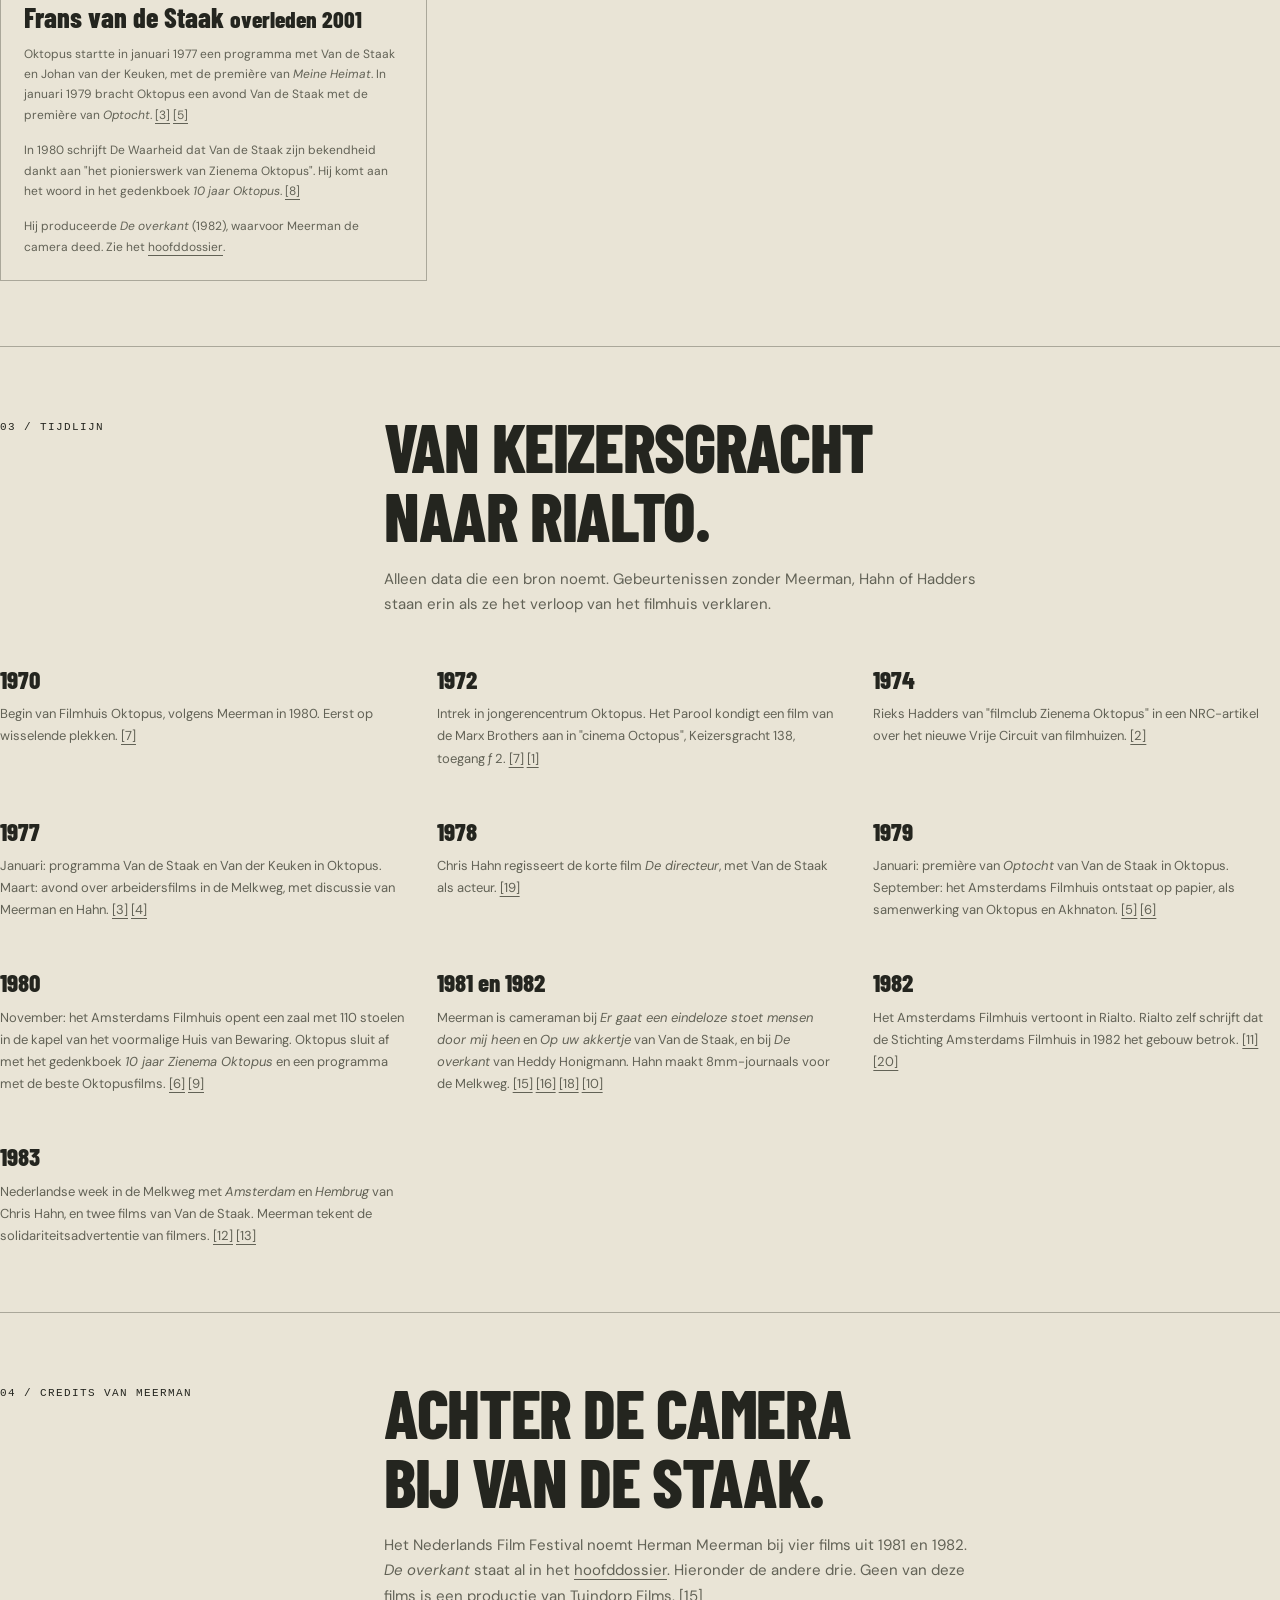
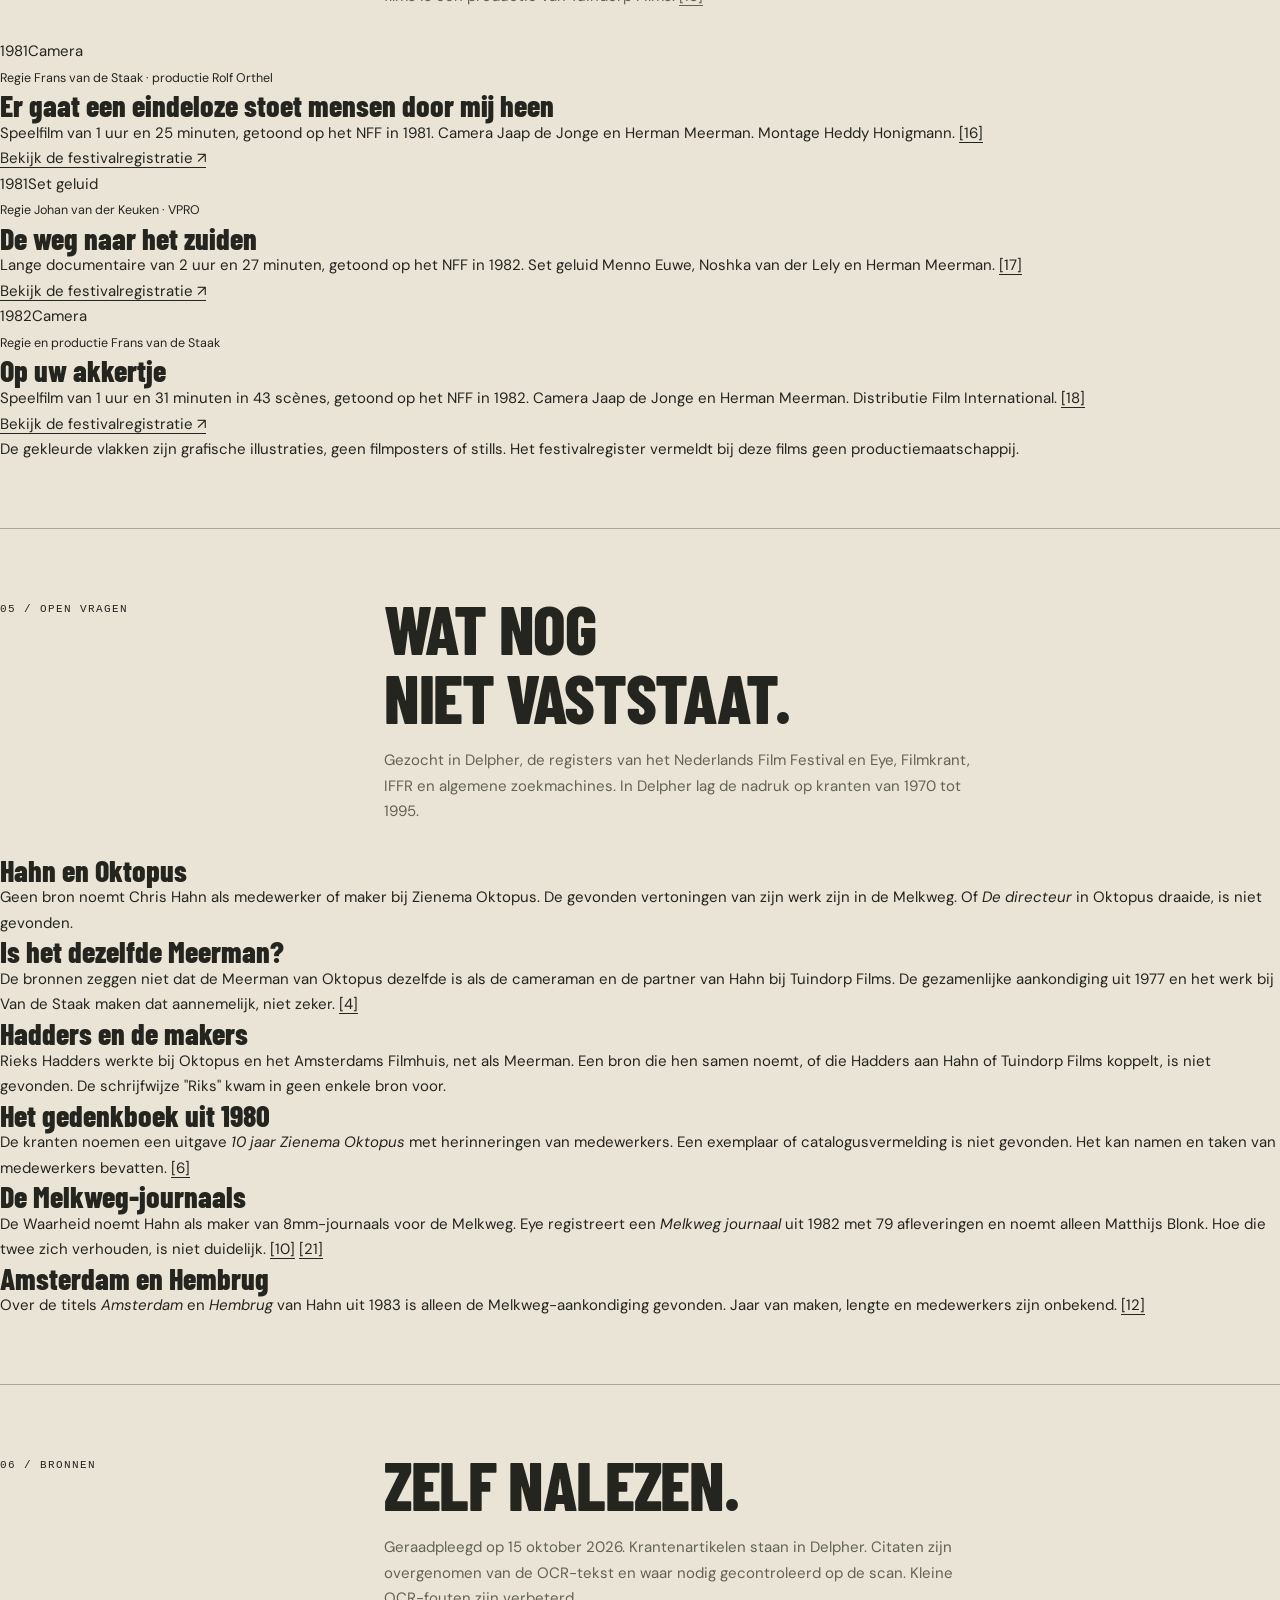
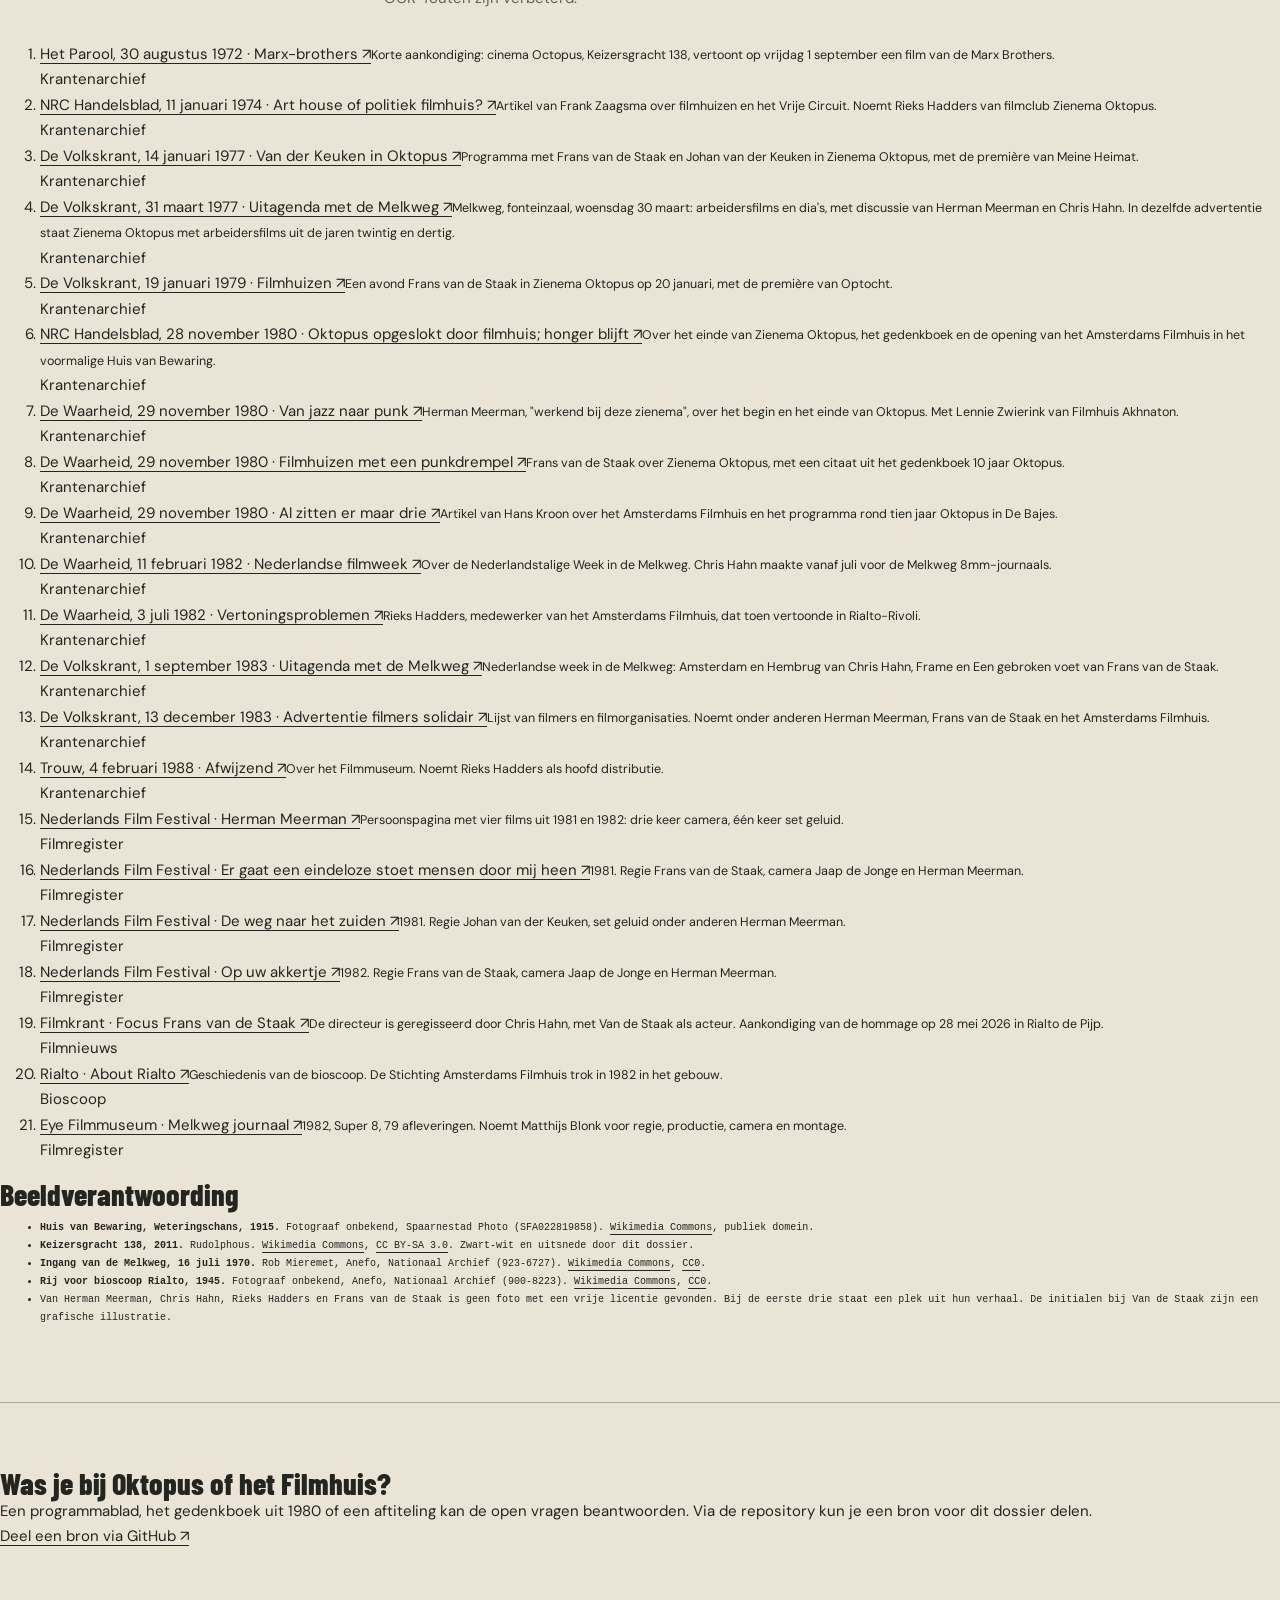
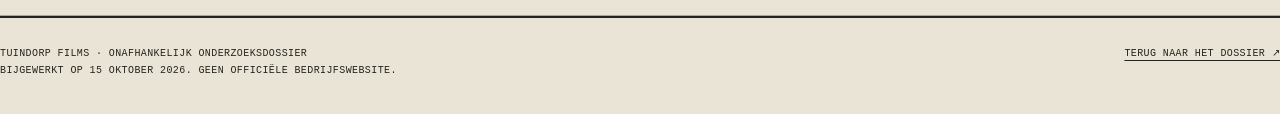
<file: octopus.html>
<!doctype html>
<html lang="nl">
<head>
  <meta charset="utf-8">
  <meta name="viewport" content="width=device-width, initial-scale=1">
  <meta name="theme-color" content="#f3f0e8">
  <meta name="description" content="Zienema Oktopus en het Amsterdams Filmhuis in de jaren zeventig en tachtig. Wat krantenarchieven en filmregisters zeggen over Herman Meerman, Chris Hahn en Rieks Hadders.">
  <meta name="robots" content="noindex, follow">
  <title>Zienema Oktopus | Amsterdam, jaren zeventig en tachtig</title>
  <link rel="icon" href="favicon.svg" type="image/svg+xml">
  <link rel="stylesheet" href="styles.css">
</head>
<body>
  <a class="skip" href="#inhoud">Direct naar de inhoud</a>
  <div class="wrap">
    <header class="topbar">
      <a class="brand" href="index.html" aria-label="Tuindorp Films, naar het dossier"><span class="brandmark" aria-hidden="true"></span>tuindorp films.</a>
      <nav aria-label="Hoofdnavigatie"><a href="index.html#onderzoek">Onderzoek</a><a href="index.html#makers">Makers</a><a href="index.html#films">Films</a><a href="octopus.html" aria-current="page">Amsterdam</a><a href="#bronnen">Bronnen</a></nav>
    </header>
    <main id="inhoud">
      <section class="hero" aria-labelledby="titel">
        <div class="hero-meta eyebrow"><span><span class="live-dot" aria-hidden="true"></span>Onderzoeksdossier, deel 2</span><span>Bijgewerkt op 15 oktober 2026</span></div>
        <h1 id="titel">Zienema<span>.</span><br>Oktopus<span>.</span></h1>
        <p class="makers-line">Amsterdam, jaren zeventig en tachtig</p>
        <div class="hero-bottom"><p class="intro">Een filmhuis aan de Keizersgracht, opgegaan in het Amsterdams Filmhuis. Krantenarchieven noemen daar Herman Meerman, Chris Hahn en Rieks Hadders.</p><a class="hero-link" href="#filmhuis">Lees wat de bronnen zeggen <span class="arrow" aria-hidden="true">↘</span></a></div>
      </section>
      <div class="visual" role="img" aria-label="Grafische illustratie van een filmstrook, geen beeld uit een productie">
        <span class="visual-counter" aria-hidden="true">KEIZERSGRACHT 138</span><div class="film-art" aria-hidden="true"><div class="film-cell"></div><div class="film-cell"></div><div class="film-cell"></div></div><span class="visual-label">AMSTERDAMSE FILMHUIZEN, 1970 TOT 1983</span>
      </div>

      <section id="filmhuis" class="section" aria-labelledby="filmhuis-titel">
        <div class="section-head"><span class="section-label eyebrow">01 / Het filmhuis</span><div><h2 id="filmhuis-titel">Cinema Octopus werd<br>Zienema Oktopus.</h2><p>In 1972 adverteert Het Parool met "cinema Octopus" op Keizersgracht 138. Vanaf 1974 schrijven de kranten "Zienema Oktopus". In 1980 vertelt Herman Meerman, die er toen werkte, hoe het begon. <a class="cite" href="#bron-parool72">[1]</a> <a class="cite" href="#bron-nrc74">[2]</a> <a class="cite" href="#bron-wh80-meerman">[7]</a></p></div></div>
        <div class="status-panel"><strong>Meerman bij Oktopus bevestigd<br>Hahn en Tuindorp Films niet</strong><p>De Waarheid noemt Herman Meerman in 1980 "werkend bij deze zienema". Chris Hahn staat in deze jaren in programma's van de Melkweg, maar geen gevonden bron koppelt hem aan Oktopus. De naam Tuindorp Films komt in dit materiaal niet voor. <a class="cite" href="#bron-wh80-meerman">[7]</a> <a class="cite" href="#bron-melkweg77">[4]</a></p></div>
        <div class="fact-grid">
          <article class="fact"><h3>Begin</h3><p>Meerman in 1980: "Filmhuis Oktopus is in 1970 begonnen. De eerste tijd zijn we veel verhuisd. In 1972 zijn we bij Oktopus ingetrokken." Oktopus was volgens hem een experimenteel centrum met subsidie van het Bureau Jeugdzaken. Er was jazz, later ook film en zeefdruk. <a class="cite" href="#bron-wh80-meerman">[7]</a></p></article>
          <article class="fact"><h3>Programma</h3><p>NRC Handelsblad noemt Wiseman, de Cinema Novo, Van de Staak, oude Japanse films, Van der Keuken en de Godard van na 1968. "Al zaten er maar twee mensen in de zaal (...) Oktopus draaide door." De zaal was een souterrain met harde stoelen. <a class="cite" href="#bron-nrc80">[6]</a></p></article>
          <article class="fact"><h3>Einde in 1980</h3><p>De gemeente stopte de subsidie voor een filmhuis in een jongerencentrum. Oktopus ging op in het Amsterdams Filmhuis, sinds september 1979 een samenwerking met Filmhuis Akhnaton. In november 1980 opende dat in de voormalige kapel van het Huis van Bewaring. <a class="cite" href="#bron-nrc80">[6]</a></p></article>
        </div>
        <figure class="place-photo"><span class="photo"><img src="img/huis-van-bewaring-1915.jpg" width="1200" height="472" alt="Overzicht van het Huis van Bewaring aan de Weteringschans in Amsterdam rond 1915, gezien over het water." loading="lazy"></span><figcaption>Het Huis van Bewaring aan de Weteringschans, 1915. In de voormalige kapel opende in 1980 het Amsterdams Filmhuis. Fotograaf onbekend, Spaarnestad Photo, publiek domein.</figcaption></figure>
      </section>

      <section id="mensen" class="section" aria-labelledby="mensen-titel">
        <div class="section-head"><span class="section-label eyebrow">02 / De mensen</span><div><h2 id="mensen-titel">Namen in de<br>krantenarchieven.</h2><p>De vermeldingen komen uit Delpher, het krantenarchief van de KB. De tekst is met OCR gelezen en waar nodig op de krantenpagina gecontroleerd. Dat het om dezelfde Meerman en Hahn gaat als bij Tuindorp Films, zeggen de bronnen niet letterlijk. Hun namen staan in 1977 wel samen in één aankondiging.</p></div></div>
        <div class="people-grid">
          <article class="person"><figure class="person-media"><span class="photo"><img src="img/keizersgracht-138.jpg" width="800" height="533" alt="Grachtenpanden aan de Keizersgracht in Amsterdam, met in het midden de halsgevel van nummer 138." loading="lazy"></span><figcaption>Keizersgracht 138, het adres van Zienema Oktopus. Foto Rudolphous, 2011, <a href="https://creativecommons.org/licenses/by-sa/3.0/deed.nl">CC BY-SA 3.0</a>.</figcaption></figure><span class="eyebrow">Filmhuis en camera</span><h3>Herman Meerman</h3><p>In 1980 noemt De Waarheid hem en Lennie Zwierink van Filmhuis Akhnaton "twee stuwende krachten achter het Amsterdamse Filmhuis". <a class="cite" href="#bron-wh80-meerman">[7]</a></p><p>Het Nederlands Film Festival vermeldt hem als cameraman bij twee films van Frans van de Staak uit 1981 en 1982 en als geluidsman bij <em>De weg naar het zuiden</em> van Johan van der Keuken. <a class="cite" href="#bron-nff-meerman">[15]</a></p><p>In december 1983 staat zijn naam onder een advertentie "Filmers solidair met bezettende beeldende kunstenaars", met onder anderen Van de Staak, Heddy Honigmann en Van der Keuken. <a class="cite" href="#bron-vk83">[13]</a></p></article>
          <article class="person"><figure class="person-media"><span class="photo"><img src="img/melkweg-1970.jpg" width="800" height="533" alt="Ophaalbrug over het water naar de ingang van de Melkweg, een voormalige melkfabriek, in 1970." loading="lazy"></span><figcaption>De ingang van de Melkweg in juli 1970. Foto Rob Mieremet, Anefo, Nationaal Archief, <a href="https://creativecommons.org/publicdomain/zero/1.0/deed.nl">CC0</a>.</figcaption></figure><span class="eyebrow">Film en Melkweg</span><h3>Chris Hahn <small>1939 tot 2021</small></h3><p>Op 30 maart 1977 programmeert de Melkweg "Arbeidersfilms en -dia's: dia's over werk, staking etc., met diskussie van Herman Meerman en Chris Hahn (1977)". Daarna volgen films van onder anderen Joris Ivens. <a class="cite" href="#bron-melkweg77">[4]</a></p><p>In februari 1982 schrijft De Waarheid dat Hahn "vanaf juli" voor de Melkweg 8mm-journaals maakte over actuele gebeurtenissen. In 1983 toont de Melkweg twee titels met zijn naam: <em>Amsterdam</em> en <em>Hembrug</em>. <a class="cite" href="#bron-wh82-hahn">[10]</a> <a class="cite" href="#bron-melkweg83">[12]</a></p><p>Filmkrant: Hahn regisseerde <em>De directeur</em> (1978). Van de Staak is erin te zien als acteur. <a class="cite" href="#bron-filmkrant">[19]</a></p></article>
          <article class="person"><figure class="person-media"><span class="photo"><img src="img/rialto-1945.jpg" width="800" height="533" alt="Een lange rij wachtende mensen voor bioscoop Rialto in Amsterdam, 1945." loading="lazy"></span><figcaption>Rialto in 1945. Hier vertoonde het Amsterdams Filmhuis vanaf 1982. Foto Anefo, Nationaal Archief, <a href="https://creativecommons.org/publicdomain/zero/1.0/deed.nl">CC0</a>.</figcaption></figure><span class="eyebrow">Filmhuis en distributie</span><h3>Rieks Hadders</h3><p>De tip noemde "Riks" en "Hadders". In de kranten komen die samen voor als één naam: Rieks Hadders. In 1974 schrijft NRC Handelsblad over "Rieks Hadders, van de Amsterdamse filmclub Zienema Oktopus", als enige met ervaring in publieksdiscussies. <a class="cite" href="#bron-nrc74">[2]</a></p><p>In 1982 is hij medewerker van het Amsterdams Filmhuis, dat toen in Rialto-Rivoli vertoonde. In 1988 noemt Trouw hem hoofd distributie van het Filmmuseum. <a class="cite" href="#bron-wh82-hadders">[11]</a> <a class="cite" href="#bron-trouw88">[14]</a></p><p>Een directe vermelding van Hadders samen met Meerman of Hahn is niet gevonden.</p></article>
          <article class="person"><div class="person-media person-mono" aria-hidden="true"><span>FS<b>.</b></span></div><span class="eyebrow">Filmmaker</span><h3>Frans van de Staak <small>overleden 2001</small></h3><p>Oktopus startte in januari 1977 een programma met Van de Staak en Johan van der Keuken, met de première van <em>Meine Heimat</em>. In januari 1979 bracht Oktopus een avond Van de Staak met de première van <em>Optocht</em>. <a class="cite" href="#bron-vk77">[3]</a> <a class="cite" href="#bron-vk79">[5]</a></p><p>In 1980 schrijft De Waarheid dat Van de Staak zijn bekendheid dankt aan "het pionierswerk van Zienema Oktopus". Hij komt aan het woord in het gedenkboek <em>10 jaar Oktopus</em>. <a class="cite" href="#bron-wh80-staak">[8]</a></p><p>Hij produceerde <em>De overkant</em> (1982), waarvoor Meerman de camera deed. Zie het <a href="index.html#makers">hoofddossier</a>.</p></article>
        </div>
      </section>

      <section id="tijdlijn" class="section" aria-labelledby="tijdlijn-titel">
        <div class="section-head"><span class="section-label eyebrow">03 / Tijdlijn</span><div><h2 id="tijdlijn-titel">Van Keizersgracht<br>naar Rialto.</h2><p>Alleen data die een bron noemt. Gebeurtenissen zonder Meerman, Hahn of Hadders staan erin als ze het verloop van het filmhuis verklaren.</p></div></div>
        <div class="research-list timeline">
          <article class="research-item"><h3>1970</h3><p>Begin van Filmhuis Oktopus, volgens Meerman in 1980. Eerst op wisselende plekken. <a class="cite" href="#bron-wh80-meerman">[7]</a></p></article>
          <article class="research-item"><h3>1972</h3><p>Intrek in jongerencentrum Oktopus. Het Parool kondigt een film van de Marx Brothers aan in "cinema Octopus", Keizersgracht 138, toegang ƒ 2. <a class="cite" href="#bron-wh80-meerman">[7]</a> <a class="cite" href="#bron-parool72">[1]</a></p></article>
          <article class="research-item"><h3>1974</h3><p>Rieks Hadders van "filmclub Zienema Oktopus" in een NRC-artikel over het nieuwe Vrije Circuit van filmhuizen. <a class="cite" href="#bron-nrc74">[2]</a></p></article>
          <article class="research-item"><h3>1977</h3><p>Januari: programma Van de Staak en Van der Keuken in Oktopus. Maart: avond over arbeidersfilms in de Melkweg, met discussie van Meerman en Hahn. <a class="cite" href="#bron-vk77">[3]</a> <a class="cite" href="#bron-melkweg77">[4]</a></p></article>
          <article class="research-item"><h3>1978</h3><p>Chris Hahn regisseert de korte film <em>De directeur</em>, met Van de Staak als acteur. <a class="cite" href="#bron-filmkrant">[19]</a></p></article>
          <article class="research-item"><h3>1979</h3><p>Januari: première van <em>Optocht</em> van Van de Staak in Oktopus. September: het Amsterdams Filmhuis ontstaat op papier, als samenwerking van Oktopus en Akhnaton. <a class="cite" href="#bron-vk79">[5]</a> <a class="cite" href="#bron-nrc80">[6]</a></p></article>
          <article class="research-item"><h3>1980</h3><p>November: het Amsterdams Filmhuis opent een zaal met 110 stoelen in de kapel van het voormalige Huis van Bewaring. Oktopus sluit af met het gedenkboek <em>10 jaar Zienema Oktopus</em> en een programma met de beste Oktopusfilms. <a class="cite" href="#bron-nrc80">[6]</a> <a class="cite" href="#bron-wh80-drie">[9]</a></p></article>
          <article class="research-item"><h3>1981 en 1982</h3><p>Meerman is cameraman bij <em>Er gaat een eindeloze stoet mensen door mij heen</em> en <em>Op uw akkertje</em> van Van de Staak, en bij <em>De overkant</em> van Heddy Honigmann. Hahn maakt 8mm-journaals voor de Melkweg. <a class="cite" href="#bron-nff-meerman">[15]</a> <a class="cite" href="#bron-nff-stoet">[16]</a> <a class="cite" href="#bron-nff-akkertje">[18]</a> <a class="cite" href="#bron-wh82-hahn">[10]</a></p></article>
          <article class="research-item"><h3>1982</h3><p>Het Amsterdams Filmhuis vertoont in Rialto. Rialto zelf schrijft dat de Stichting Amsterdams Filmhuis in 1982 het gebouw betrok. <a class="cite" href="#bron-wh82-hadders">[11]</a> <a class="cite" href="#bron-rialto">[20]</a></p></article>
          <article class="research-item"><h3>1983</h3><p>Nederlandse week in de Melkweg met <em>Amsterdam</em> en <em>Hembrug</em> van Chris Hahn, en twee films van Van de Staak. Meerman tekent de solidariteitsadvertentie van filmers. <a class="cite" href="#bron-melkweg83">[12]</a> <a class="cite" href="#bron-vk83">[13]</a></p></article>
        </div>
      </section>

      <section id="films" class="section" aria-labelledby="films-titel">
        <div class="section-head"><span class="section-label eyebrow">04 / Credits van Meerman</span><div><h2 id="films-titel">Achter de camera<br>bij Van de Staak.</h2><p>Het Nederlands Film Festival noemt Herman Meerman bij vier films uit 1981 en 1982. <em>De overkant</em> staat al in het <a href="index.html#makers">hoofddossier</a>. Hieronder de andere drie. Geen van deze films is een productie van Tuindorp Films. <a class="cite" href="#bron-nff-meerman">[15]</a></p></div></div>
        <div class="cards">
          <article class="card"><div class="card-visual" aria-hidden="true"><span class="year">1981</span><span class="type">Camera</span></div><div class="card-body"><small>Regie Frans van de Staak · productie Rolf Orthel</small><h3>Er gaat een eindeloze stoet mensen door mij heen</h3><p>Speelfilm van 1 uur en 25 minuten, getoond op het NFF in 1981. Camera Jaap de Jonge en Herman Meerman. Montage Heddy Honigmann. <a class="cite" href="#bron-nff-stoet">[16]</a></p><a href="https://www.filmfestival.nl/film/er-gaat-een-eindeloze-stoet-mensen-door-mij-heen">Bekijk de festivalregistratie ↗</a></div></article>
          <article class="card"><div class="card-visual" aria-hidden="true"><span class="year">1981</span><span class="type">Set geluid</span></div><div class="card-body"><small>Regie Johan van der Keuken · VPRO</small><h3>De weg naar het zuiden</h3><p>Lange documentaire van 2 uur en 27 minuten, getoond op het NFF in 1982. Set geluid Menno Euwe, Noshka van der Lely en Herman Meerman. <a class="cite" href="#bron-nff-zuiden">[17]</a></p><a href="https://www.filmfestival.nl/film/de-weg-naar-het-zuiden-2">Bekijk de festivalregistratie ↗</a></div></article>
          <article class="card"><div class="card-visual" aria-hidden="true"><span class="year">1982</span><span class="type">Camera</span></div><div class="card-body"><small>Regie en productie Frans van de Staak</small><h3>Op uw akkertje</h3><p>Speelfilm van 1 uur en 31 minuten in 43 scènes, getoond op het NFF in 1982. Camera Jaap de Jonge en Herman Meerman. Distributie Film International. <a class="cite" href="#bron-nff-akkertje">[18]</a></p><a href="https://www.filmfestival.nl/film/op-uw-akkertje">Bekijk de festivalregistratie ↗</a></div></article>
        </div>
        <p class="notice">De gekleurde vlakken zijn grafische illustraties, geen filmposters of stills. Het festivalregister vermeldt bij deze films geen productiemaatschappij.</p>
      </section>

      <section id="open" class="section" aria-labelledby="open-titel">
        <div class="section-head"><span class="section-label eyebrow">05 / Open vragen</span><div><h2 id="open-titel">Wat nog<br>niet vaststaat.</h2><p>Gezocht in Delpher, de registers van het Nederlands Film Festival en Eye, Filmkrant, IFFR en algemene zoekmachines. In Delpher lag de nadruk op kranten van 1970 tot 1995.</p></div></div>
        <div class="research-list">
          <article class="research-item"><h3>Hahn en Oktopus</h3><p>Geen bron noemt Chris Hahn als medewerker of maker bij Zienema Oktopus. De gevonden vertoningen van zijn werk zijn in de Melkweg. Of <em>De directeur</em> in Oktopus draaide, is niet gevonden.</p></article>
          <article class="research-item"><h3>Is het dezelfde Meerman?</h3><p>De bronnen zeggen niet dat de Meerman van Oktopus dezelfde is als de cameraman en de partner van Hahn bij Tuindorp Films. De gezamenlijke aankondiging uit 1977 en het werk bij Van de Staak maken dat aannemelijk, niet zeker. <a class="cite" href="#bron-melkweg77">[4]</a></p></article>
          <article class="research-item"><h3>Hadders en de makers</h3><p>Rieks Hadders werkte bij Oktopus en het Amsterdams Filmhuis, net als Meerman. Een bron die hen samen noemt, of die Hadders aan Hahn of Tuindorp Films koppelt, is niet gevonden. De schrijfwijze "Riks" kwam in geen enkele bron voor.</p></article>
          <article class="research-item"><h3>Het gedenkboek uit 1980</h3><p>De kranten noemen een uitgave <em>10 jaar Zienema Oktopus</em> met herinneringen van medewerkers. Een exemplaar of catalogusvermelding is niet gevonden. Het kan namen en taken van medewerkers bevatten. <a class="cite" href="#bron-nrc80">[6]</a></p></article>
          <article class="research-item"><h3>De Melkweg-journaals</h3><p>De Waarheid noemt Hahn als maker van 8mm-journaals voor de Melkweg. Eye registreert een <em>Melkweg journaal</em> uit 1982 met 79 afleveringen en noemt alleen Matthijs Blonk. Hoe die twee zich verhouden, is niet duidelijk. <a class="cite" href="#bron-wh82-hahn">[10]</a> <a class="cite" href="#bron-eye-journaal">[21]</a></p></article>
          <article class="research-item"><h3>Amsterdam en Hembrug</h3><p>Over de titels <em>Amsterdam</em> en <em>Hembrug</em> van Hahn uit 1983 is alleen de Melkweg-aankondiging gevonden. Jaar van maken, lengte en medewerkers zijn onbekend. <a class="cite" href="#bron-melkweg83">[12]</a></p></article>
        </div>
      </section>

      <section id="bronnen" class="section" aria-labelledby="bronnen-titel">
        <div class="section-head"><span class="section-label eyebrow">06 / Bronnen</span><div><h2 id="bronnen-titel">Zelf nalezen.</h2><p>Geraadpleegd op 15 oktober 2026. Krantenartikelen staan in Delpher. Citaten zijn overgenomen van de OCR-tekst en waar nodig gecontroleerd op de scan. Kleine OCR-fouten zijn verbeterd.</p></div></div>
        <ol class="sources">
          <li id="bron-parool72"><div><a href="https://www.delpher.nl/nl/kranten/view?coll=ddd&amp;identifier=ABCDDD:010834134:mpeg21:a0257">Het Parool, 30 augustus 1972 · Marx-brothers ↗</a><small>Korte aankondiging: cinema Octopus, Keizersgracht 138, vertoont op vrijdag 1 september een film van de Marx Brothers.</small></div><span class="source-type">Krantenarchief</span></li>
          <li id="bron-nrc74"><div><a href="https://www.delpher.nl/nl/kranten/view?coll=ddd&amp;identifier=KBNRC01:000032533:mpeg21:a0180">NRC Handelsblad, 11 januari 1974 · Art house of politiek filmhuis? ↗</a><small>Artikel van Frank Zaagsma over filmhuizen en het Vrije Circuit. Noemt Rieks Hadders van filmclub Zienema Oktopus.</small></div><span class="source-type">Krantenarchief</span></li>
          <li id="bron-vk77"><div><a href="https://www.delpher.nl/nl/kranten/view?coll=ddd&amp;identifier=ABCDDD:010881738:mpeg21:a0211">De Volkskrant, 14 januari 1977 · Van der Keuken in Oktopus ↗</a><small>Programma met Frans van de Staak en Johan van der Keuken in Zienema Oktopus, met de première van Meine Heimat.</small></div><span class="source-type">Krantenarchief</span></li>
          <li id="bron-melkweg77"><div><a href="https://www.delpher.nl/nl/kranten/view?coll=ddd&amp;identifier=ABCDDD:010881597:mpeg21:a0092">De Volkskrant, 31 maart 1977 · Uitagenda met de Melkweg ↗</a><small>Melkweg, fonteinzaal, woensdag 30 maart: arbeidersfilms en dia's, met discussie van Herman Meerman en Chris Hahn. In dezelfde advertentie staat Zienema Oktopus met arbeidersfilms uit de jaren twintig en dertig.</small></div><span class="source-type">Krantenarchief</span></li>
          <li id="bron-vk79"><div><a href="https://www.delpher.nl/nl/kranten/view?coll=ddd&amp;identifier=ABCDDD:010882120:mpeg21:a0241">De Volkskrant, 19 januari 1979 · Filmhuizen ↗</a><small>Een avond Frans van de Staak in Zienema Oktopus op 20 januari, met de première van Optocht.</small></div><span class="source-type">Krantenarchief</span></li>
          <li id="bron-nrc80"><div><a href="https://www.delpher.nl/nl/kranten/view?coll=ddd&amp;identifier=KBNRC01:000026913:mpeg21:a0242">NRC Handelsblad, 28 november 1980 · Oktopus opgeslokt door filmhuis; honger blijft ↗</a><small>Over het einde van Zienema Oktopus, het gedenkboek en de opening van het Amsterdams Filmhuis in het voormalige Huis van Bewaring.</small></div><span class="source-type">Krantenarchief</span></li>
          <li id="bron-wh80-meerman"><div><a href="https://www.delpher.nl/nl/kranten/view?coll=ddd&amp;identifier=ddd:010377176:mpeg21:a0118">De Waarheid, 29 november 1980 · Van jazz naar punk ↗</a><small>Herman Meerman, "werkend bij deze zienema", over het begin en het einde van Oktopus. Met Lennie Zwierink van Filmhuis Akhnaton.</small></div><span class="source-type">Krantenarchief</span></li>
          <li id="bron-wh80-staak"><div><a href="https://www.delpher.nl/nl/kranten/view?coll=ddd&amp;identifier=ddd:010377176:mpeg21:a0117">De Waarheid, 29 november 1980 · Filmhuizen met een punkdrempel ↗</a><small>Frans van de Staak over Zienema Oktopus, met een citaat uit het gedenkboek 10 jaar Oktopus.</small></div><span class="source-type">Krantenarchief</span></li>
          <li id="bron-wh80-drie"><div><a href="https://www.delpher.nl/nl/kranten/view?coll=ddd&amp;identifier=ddd:010377176:mpeg21:a0124">De Waarheid, 29 november 1980 · Al zitten er maar drie ↗</a><small>Artikel van Hans Kroon over het Amsterdams Filmhuis en het programma rond tien jaar Oktopus in De Bajes.</small></div><span class="source-type">Krantenarchief</span></li>
          <li id="bron-wh82-hahn"><div><a href="https://www.delpher.nl/nl/kranten/view?coll=ddd&amp;identifier=ddd:010377385:mpeg21:a0121">De Waarheid, 11 februari 1982 · Nederlandse filmweek ↗</a><small>Over de Nederlandstalige Week in de Melkweg. Chris Hahn maakte vanaf juli voor de Melkweg 8mm-journaals.</small></div><span class="source-type">Krantenarchief</span></li>
          <li id="bron-wh82-hadders"><div><a href="https://www.delpher.nl/nl/kranten/view?coll=ddd&amp;identifier=ddd:010377840:mpeg21:a0114">De Waarheid, 3 juli 1982 · Vertoningsproblemen ↗</a><small>Rieks Hadders, medewerker van het Amsterdams Filmhuis, dat toen vertoonde in Rialto-Rivoli.</small></div><span class="source-type">Krantenarchief</span></li>
          <li id="bron-melkweg83"><div><a href="https://www.delpher.nl/nl/kranten/view?coll=ddd&amp;identifier=ABCDDD:010878690:mpeg21:a0092">De Volkskrant, 1 september 1983 · Uitagenda met de Melkweg ↗</a><small>Nederlandse week in de Melkweg: Amsterdam en Hembrug van Chris Hahn, Frame en Een gebroken voet van Frans van de Staak.</small></div><span class="source-type">Krantenarchief</span></li>
          <li id="bron-vk83"><div><a href="https://www.delpher.nl/nl/kranten/view?coll=ddd&amp;identifier=ABCDDD:010879559:mpeg21:a0018">De Volkskrant, 13 december 1983 · Advertentie filmers solidair ↗</a><small>Lijst van filmers en filmorganisaties. Noemt onder anderen Herman Meerman, Frans van de Staak en het Amsterdams Filmhuis.</small></div><span class="source-type">Krantenarchief</span></li>
          <li id="bron-trouw88"><div><a href="https://www.delpher.nl/nl/kranten/view?coll=ddd&amp;identifier=ABCDDD:010825865:mpeg21:a0483">Trouw, 4 februari 1988 · Afwijzend ↗</a><small>Over het Filmmuseum. Noemt Rieks Hadders als hoofd distributie.</small></div><span class="source-type">Krantenarchief</span></li>
          <li id="bron-nff-meerman"><div><a href="https://www.filmfestival.nl/persoon/herman-meerman">Nederlands Film Festival · Herman Meerman ↗</a><small>Persoonspagina met vier films uit 1981 en 1982: drie keer camera, één keer set geluid.</small></div><span class="source-type">Filmregister</span></li>
          <li id="bron-nff-stoet"><div><a href="https://www.filmfestival.nl/film/er-gaat-een-eindeloze-stoet-mensen-door-mij-heen">Nederlands Film Festival · Er gaat een eindeloze stoet mensen door mij heen ↗</a><small>1981. Regie Frans van de Staak, camera Jaap de Jonge en Herman Meerman.</small></div><span class="source-type">Filmregister</span></li>
          <li id="bron-nff-zuiden"><div><a href="https://www.filmfestival.nl/film/de-weg-naar-het-zuiden-2">Nederlands Film Festival · De weg naar het zuiden ↗</a><small>1981. Regie Johan van der Keuken, set geluid onder anderen Herman Meerman.</small></div><span class="source-type">Filmregister</span></li>
          <li id="bron-nff-akkertje"><div><a href="https://www.filmfestival.nl/film/op-uw-akkertje">Nederlands Film Festival · Op uw akkertje ↗</a><small>1982. Regie Frans van de Staak, camera Jaap de Jonge en Herman Meerman.</small></div><span class="source-type">Filmregister</span></li>
          <li id="bron-filmkrant"><div><a href="https://filmkrant.nl/agenda/focus-frans-van-de-staak/">Filmkrant · Focus Frans van de Staak ↗</a><small>De directeur is geregisseerd door Chris Hahn, met Van de Staak als acteur. Aankondiging van de hommage op 28 mei 2026 in Rialto de Pijp.</small></div><span class="source-type">Filmnieuws</span></li>
          <li id="bron-rialto"><div><a href="https://depijp.rialtofilm.nl/en/information/about-rialto">Rialto · About Rialto ↗</a><small>Geschiedenis van de bioscoop. De Stichting Amsterdams Filmhuis trok in 1982 in het gebouw.</small></div><span class="source-type">Bioscoop</span></li>
          <li id="bron-eye-journaal"><div><a href="https://filmdatabase.eyefilm.nl/en/collection/film-history/film/melkweg-journaal">Eye Filmmuseum · Melkweg journaal ↗</a><small>1982, Super 8, 79 afleveringen. Noemt Matthijs Blonk voor regie, productie, camera en montage.</small></div><span class="source-type">Filmregister</span></li>
        </ol>
        <div class="credits" id="beeld">
          <h3>Beeldverantwoording</h3>
          <ul>
            <li><strong>Huis van Bewaring, Weteringschans, 1915.</strong> Fotograaf onbekend, Spaarnestad Photo (SFA022819858). <a href="https://commons.wikimedia.org/wiki/File:Overzicht_van_het_complex_van_het_Huis_van_Bewaring_aan_de_Weteringschans_in_Amsterdam%2C_SFA022819858.jpg">Wikimedia Commons</a>, publiek domein.</li>
            <li><strong>Keizersgracht 138, 2011.</strong> Rudolphous. <a href="https://commons.wikimedia.org/wiki/File:Amsterdam_-_Keizersgracht_138.JPG">Wikimedia Commons</a>, <a href="https://creativecommons.org/licenses/by-sa/3.0/deed.nl">CC BY-SA 3.0</a>. Zwart-wit en uitsnede door dit dossier.</li>
            <li><strong>Ingang van de Melkweg, 16 juli 1970.</strong> Rob Mieremet, Anefo, Nationaal Archief (923-6727). <a href="https://commons.wikimedia.org/wiki/File:Jongerencentrum_in_oude_melkfabriek_achter_Leidseplein%2C_m_als_toegang_De_Melkwe%2C_Bestanddeelnr_923-6727.jpg">Wikimedia Commons</a>, <a href="https://creativecommons.org/publicdomain/zero/1.0/deed.nl">CC0</a>.</li>
            <li><strong>Rij voor bioscoop Rialto, 1945.</strong> Fotograaf onbekend, Anefo, Nationaal Archief (900-8223). <a href="https://commons.wikimedia.org/wiki/File:Kaartverkoop_en_rij_wachtend_publiek_voor_het_Rialto-theater_te_Amsterdam%2C_Bestanddeelnr_900-8223.jpg">Wikimedia Commons</a>, <a href="https://creativecommons.org/publicdomain/zero/1.0/deed.nl">CC0</a>.</li>
            <li>Van Herman Meerman, Chris Hahn, Rieks Hadders en Frans van de Staak is geen foto met een vrije licentie gevonden. Bij de eerste drie staat een plek uit hun verhaal. De initialen bij Van de Staak zijn een grafische illustratie.</li>
          </ul>
        </div>
      </section>
      <section id="contact" class="section" aria-labelledby="contact-titel"><div class="contact-box"><div><h3 id="contact-titel">Was je bij Oktopus of het Filmhuis?</h3><p>Een programmablad, het gedenkboek uit 1980 of een aftiteling kan de open vragen beantwoorden. Via de repository kun je een bron voor dit dossier delen.</p></div><a href="https://github.com/DriesMeerman/tuindorp-films-website/issues/new">Deel een bron via GitHub ↗</a></div></section>
    </main>
    <footer class="footer"><p>Tuindorp Films · Onafhankelijk onderzoeksdossier<br>Bijgewerkt op 15 oktober 2026. Geen officiële bedrijfswebsite.</p><a href="index.html">Terug naar het dossier ↗</a></footer>
  </div>
</body>
</html>
</file>
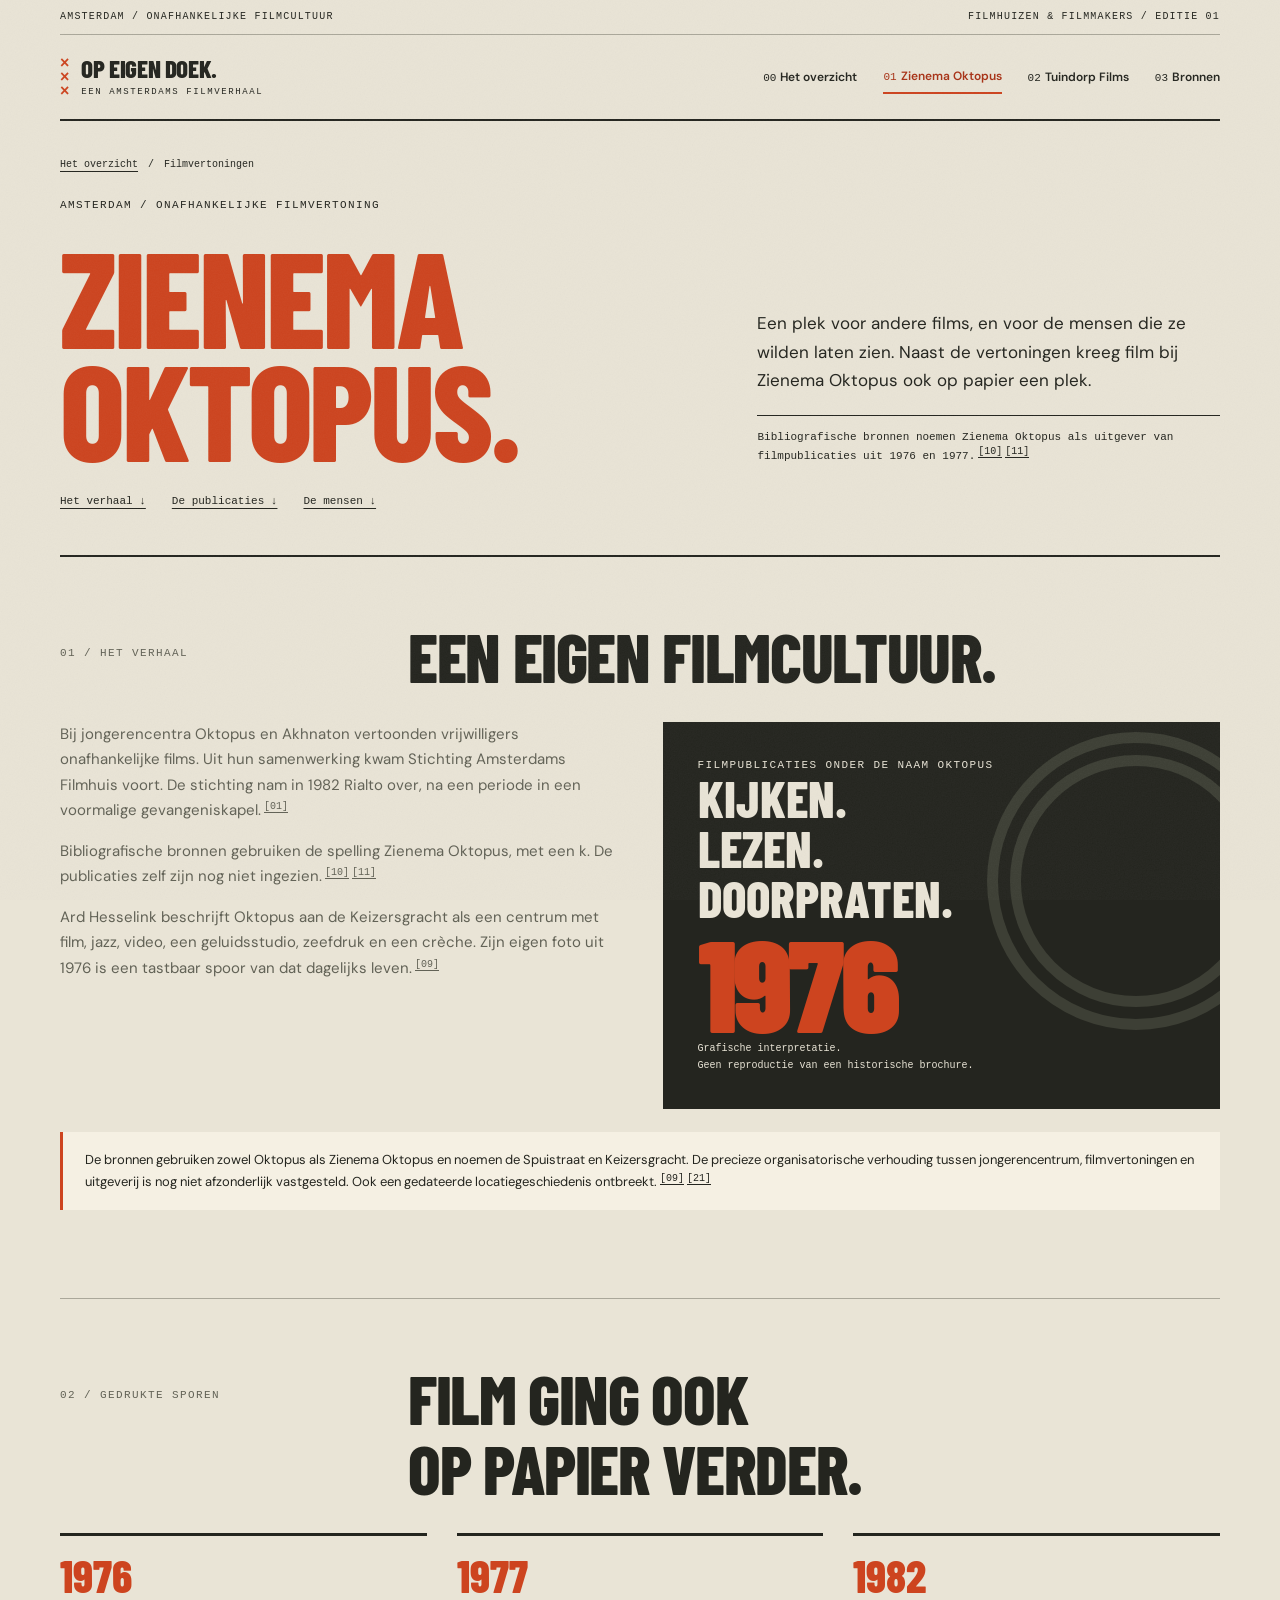
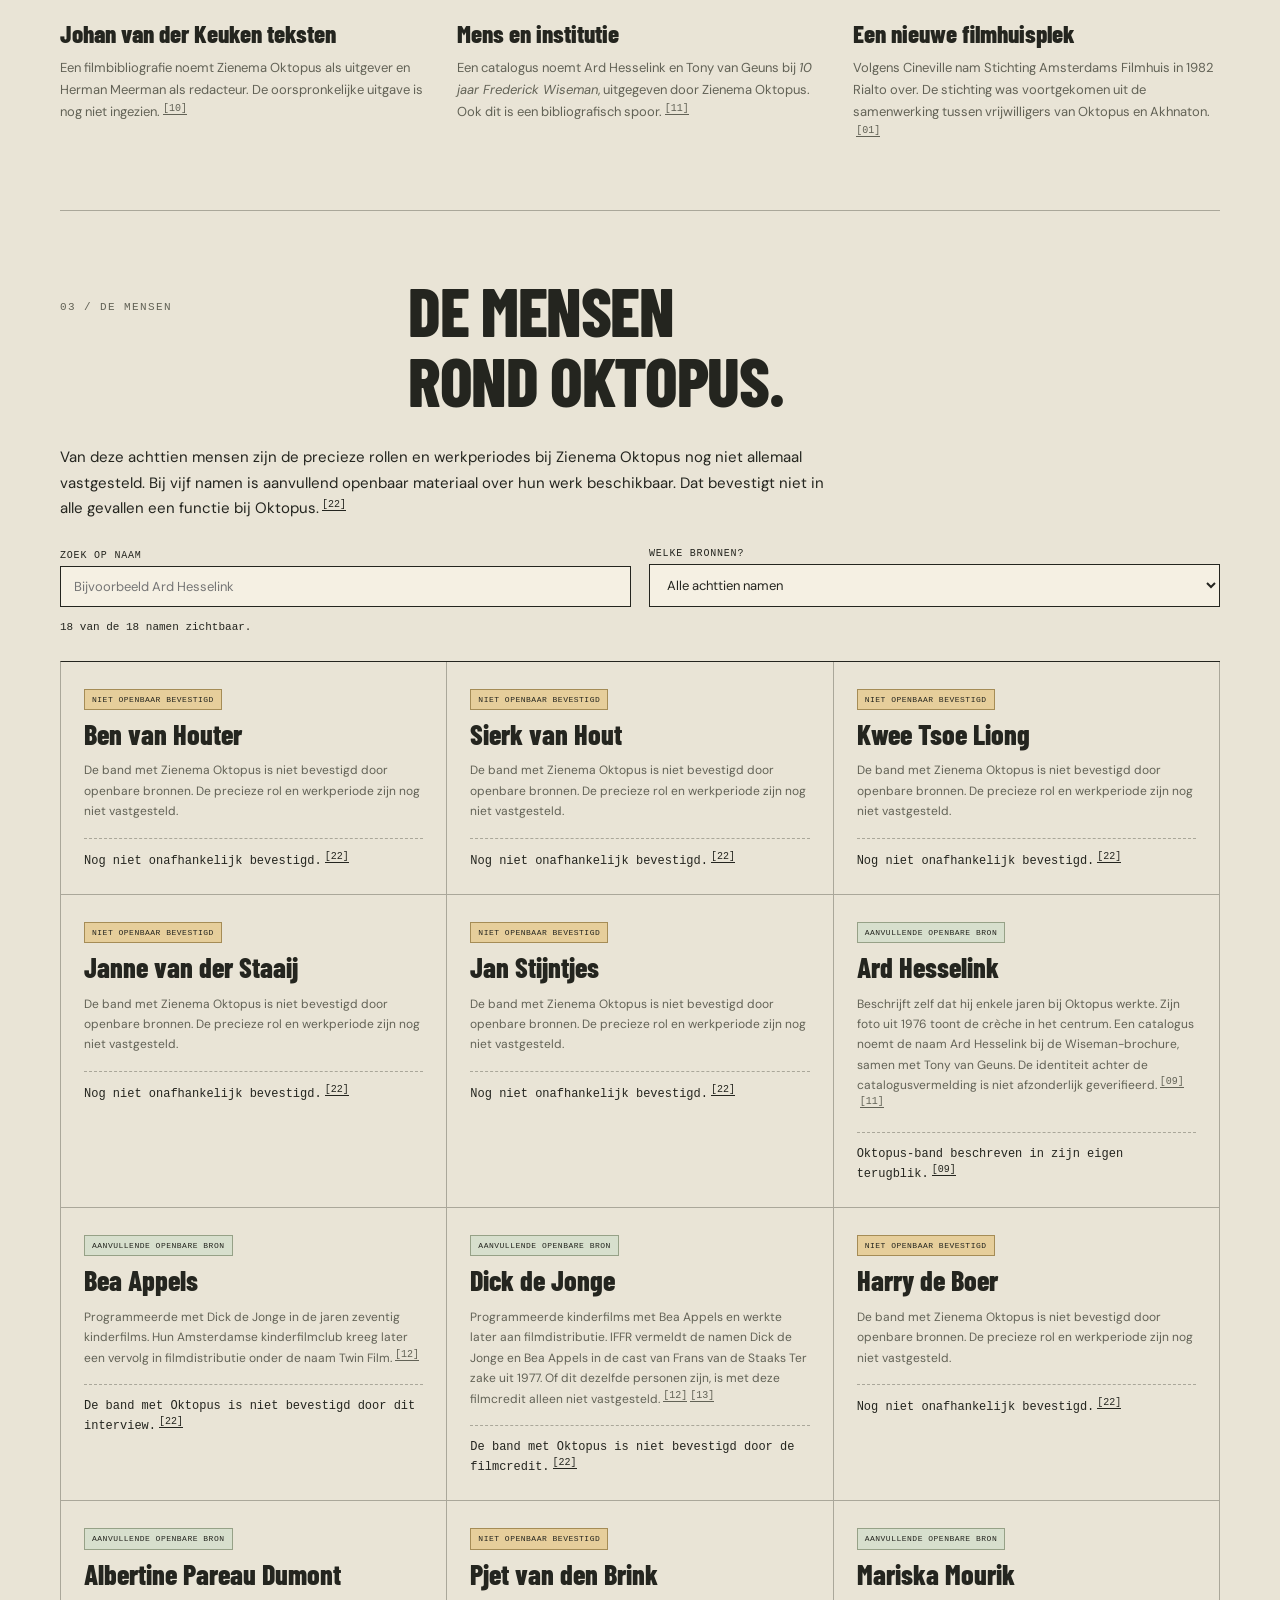
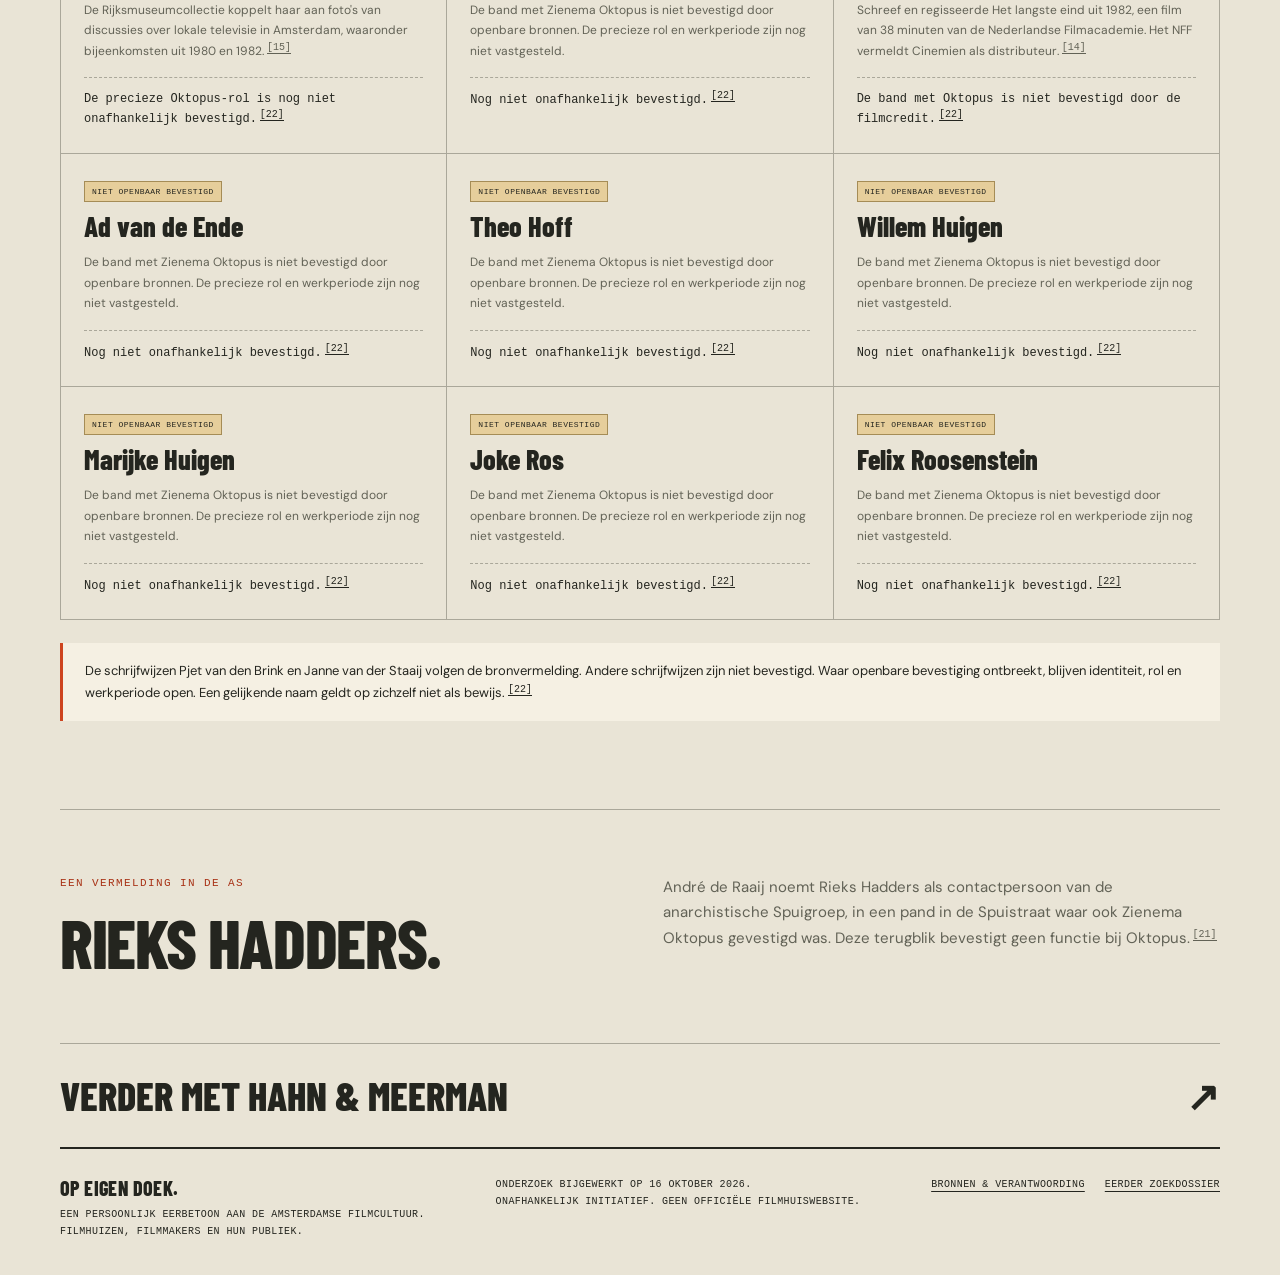
<file: oktopus.html>
<!doctype html>
<html lang="nl"><head><meta charset="utf-8"><meta name="viewport" content="width=device-width, initial-scale=1"><meta name="theme-color" content="#e9e4d6"><meta name="description" content="Zienema Oktopus in Amsterdam. De filmhuisgeschiedenis, publicaties en achttien namen, hun gedocumenteerde werk en onbevestigde rollen, met bronnen en open vragen."><meta name="robots" content="noindex, follow"><title>Zienema Oktopus, ja met een k | Op eigen doek</title>
<link rel="icon" href="favicon.svg" type="image/svg+xml">
<link rel="stylesheet" href="styles.css"><script src="app.js" defer></script></head>
<body><a class="skip" href="#inhoud">Direct naar de inhoud</a><div class="shell"><div class="top-note"><span>Amsterdam / onafhankelijke filmcultuur</span><span>Filmhuizen &amp; filmmakers / editie 01</span></div>
<header class="topbar"><a class="brand" href="index.html" aria-label="Op eigen doek, naar het overzicht"><span class="brand-symbol" aria-hidden="true"><span>×</span><span>×</span><span>×</span></span><span class="brand-name">OP EIGEN DOEK.<small>EEN AMSTERDAMS FILMVERHAAL</small></span></a>
<nav aria-label="Hoofdnavigatie"><a href="index.html"><span class="nav-index">00</span>Het overzicht</a><a href="oktopus.html" aria-current="page"><span class="nav-index">01</span>Zienema Oktopus</a><a href="tuindorp-films.html"><span class="nav-index">02</span>Tuindorp Films</a><a href="bronnen.html"><span class="nav-index">03</span>Bronnen</a></nav>
</header>
<main id="inhoud">
<section class="page-hero oktopus-hero"><div class="breadcrumbs"><a href="index.html">Het overzicht</a><span aria-hidden="true">/</span><span>Filmvertoningen</span></div><div class="page-hero-grid"><div><p class="eyebrow">Amsterdam / onafhankelijke filmvertoning</p><h1>Zienema<br>Oktopus.</h1></div><div><p class="lead">Een plek voor andere films, en voor de mensen die ze wilden laten zien. Naast de vertoningen kreeg film bij Zienema Oktopus ook op papier een plek.</p><p class="side-note">Bibliografische bronnen noemen Zienema Oktopus als uitgever van filmpublicaties uit 1976 en 1977.<a class="ref" href="bronnen.html#bron-10" aria-label="Bron 10">[10]</a><a class="ref" href="bronnen.html#bron-11" aria-label="Bron 11">[11]</a></p></div></div>
<nav class="subnav" aria-label="Op deze pagina"><a href="#het-verhaal">Het verhaal ↓</a><a href="#publicaties">De publicaties ↓</a><a href="#de-mensen">De mensen ↓</a></nav>
</section>

<section class="section" id="het-verhaal"><div class="section-head"><p class="eyebrow orange">01 / Het verhaal</p><div><h2>Een eigen filmcultuur.</h2></div></div><div class="split"><div class="body-copy"><p>Bij jongerencentra Oktopus en Akhnaton vertoonden vrijwilligers onafhankelijke films. Uit hun samenwerking kwam Stichting Amsterdams Filmhuis voort. De stichting nam in 1982 Rialto over, na een periode in een voormalige gevangeniskapel.<a class="ref" href="bronnen.html#bron-01" aria-label="Bron 1">[01]</a></p><p>Bibliografische bronnen gebruiken de spelling Zienema Oktopus, met een k. De publicaties zelf zijn nog niet ingezien.<a class="ref" href="bronnen.html#bron-10" aria-label="Bron 10">[10]</a><a class="ref" href="bronnen.html#bron-11" aria-label="Bron 11">[11]</a></p><p>Ard Hesselink beschrijft Oktopus aan de Keizersgracht als een centrum met film, jazz, video, een geluidsstudio, zeefdruk en een crèche. Zijn eigen foto uit 1976 is een tastbaar spoor van dat dagelijks leven.<a class="ref" href="bronnen.html#bron-09" aria-label="Bron 9">[09]</a></p></div><div class="print-card"><span class="eyebrow">Filmpublicaties onder de naam Oktopus</span><h3>Kijken.<br>Lezen.<br>Doorpraten.</h3><span class="print-year">1976</span><small>Grafische interpretatie.<br>Geen reproductie van een historische brochure.</small></div></div><div class="evidence-note">De bronnen gebruiken zowel Oktopus als Zienema Oktopus en noemen de Spuistraat en Keizersgracht. De precieze organisatorische verhouding tussen jongerencentrum, filmvertoningen en uitgeverij is nog niet afzonderlijk vastgesteld. Ook een gedateerde locatiegeschiedenis ontbreekt.<a class="ref" href="bronnen.html#bron-09" aria-label="Bron 9">[09]</a><a class="ref" href="bronnen.html#bron-21" aria-label="Bron 21">[21]</a></div></section>

<section class="section" id="publicaties"><div class="section-head"><p class="eyebrow orange">02 / Gedrukte sporen</p><div><h2>Film ging ook<br>op papier verder.</h2></div></div><ol class="timeline">
<li><time datetime="1976">1976</time><h3>Johan van der Keuken teksten</h3><p>Een filmbibliografie noemt Zienema Oktopus als uitgever en Herman Meerman als redacteur. De oorspronkelijke uitgave is nog niet ingezien.<a class="ref" href="bronnen.html#bron-10" aria-label="Bron 10">[10]</a></p></li>

<li><time datetime="1977">1977</time><h3>Mens en institutie</h3><p>Een catalogus noemt Ard Hesselink en Tony van Geuns bij <em>10 jaar Frederick Wiseman</em>, uitgegeven door Zienema Oktopus. Ook dit is een bibliografisch spoor.<a class="ref" href="bronnen.html#bron-11" aria-label="Bron 11">[11]</a></p></li>

<li><time datetime="1982">1982</time><h3>Een nieuwe filmhuisplek</h3><p>Volgens Cineville nam Stichting Amsterdams Filmhuis in 1982 Rialto over. De stichting was voortgekomen uit de samenwerking tussen vrijwilligers van Oktopus en Akhnaton.<a class="ref" href="bronnen.html#bron-01" aria-label="Bron 1">[01]</a></p></li>
</ol></section>

<section class="section" id="de-mensen"><div class="section-head"><p class="eyebrow orange">03 / De mensen</p><div><h2>De mensen<br>rond Oktopus.</h2></div></div><p class="people-intro">Van deze achttien mensen zijn de precieze rollen en werkperiodes bij Zienema Oktopus nog niet allemaal vastgesteld. Bij vijf namen is aanvullend openbaar materiaal over hun werk beschikbaar. Dat bevestigt niet in alle gevallen een functie bij Oktopus.<a class="ref" href="bronnen.html#bron-22" aria-label="Bron 22">[22]</a></p><div class="people-tools" data-people-tools hidden><div class="field"><label for="people-search">Zoek op naam</label><input id="people-search" type="search" placeholder="Bijvoorbeeld Ard Hesselink" autocomplete="off"></div><div class="field"><label for="people-filter">Welke bronnen?</label><select id="people-filter"><option value="all">Alle achttien namen</option><option value="public">Met aanvullende openbare bron</option><option value="memory">Zonder aanvullende openbare bron</option></select></div></div><p class="people-status" id="people-status" aria-live="polite">18 namen. Rollen en werkperiodes deels onbevestigd.</p><div class="people-grid">
<article class="person" data-person="Ben van Houter" data-evidence="memory"><span class="badge badge-memory">Niet openbaar bevestigd</span><h3>Ben van Houter</h3><p>De band met Zienema Oktopus is niet bevestigd door openbare bronnen. De precieze rol en werkperiode zijn nog niet vastgesteld.</p><p class="person-relation">Nog niet onafhankelijk bevestigd.<a class="ref" href="bronnen.html#bron-22" aria-label="Bron 22">[22]</a></p></article>

<article class="person" data-person="Sierk van Hout" data-evidence="memory"><span class="badge badge-memory">Niet openbaar bevestigd</span><h3>Sierk van Hout</h3><p>De band met Zienema Oktopus is niet bevestigd door openbare bronnen. De precieze rol en werkperiode zijn nog niet vastgesteld.</p><p class="person-relation">Nog niet onafhankelijk bevestigd.<a class="ref" href="bronnen.html#bron-22" aria-label="Bron 22">[22]</a></p></article>

<article class="person" data-person="Kwee Tsoe Liong" data-evidence="memory"><span class="badge badge-memory">Niet openbaar bevestigd</span><h3>Kwee Tsoe Liong</h3><p>De band met Zienema Oktopus is niet bevestigd door openbare bronnen. De precieze rol en werkperiode zijn nog niet vastgesteld.</p><p class="person-relation">Nog niet onafhankelijk bevestigd.<a class="ref" href="bronnen.html#bron-22" aria-label="Bron 22">[22]</a></p></article>

<article class="person" data-person="Janne van der Staaij" data-evidence="memory"><span class="badge badge-memory">Niet openbaar bevestigd</span><h3>Janne van der Staaij</h3><p>De band met Zienema Oktopus is niet bevestigd door openbare bronnen. De precieze rol en werkperiode zijn nog niet vastgesteld.</p><p class="person-relation">Nog niet onafhankelijk bevestigd.<a class="ref" href="bronnen.html#bron-22" aria-label="Bron 22">[22]</a></p></article>

<article class="person" data-person="Jan Stijntjes" data-evidence="memory"><span class="badge badge-memory">Niet openbaar bevestigd</span><h3>Jan Stijntjes</h3><p>De band met Zienema Oktopus is niet bevestigd door openbare bronnen. De precieze rol en werkperiode zijn nog niet vastgesteld.</p><p class="person-relation">Nog niet onafhankelijk bevestigd.<a class="ref" href="bronnen.html#bron-22" aria-label="Bron 22">[22]</a></p></article>

<article class="person" data-person="Ard Hesselink" data-evidence="public"><span class="badge badge-source">Aanvullende openbare bron</span><h3>Ard Hesselink</h3><p>Beschrijft zelf dat hij enkele jaren bij Oktopus werkte. Zijn foto uit 1976 toont de crèche in het centrum. Een catalogus noemt de naam Ard Hesselink bij de Wiseman-brochure, samen met Tony van Geuns. De identiteit achter de catalogusvermelding is niet afzonderlijk geverifieerd.<a class="ref" href="bronnen.html#bron-09" aria-label="Bron 9">[09]</a><a class="ref" href="bronnen.html#bron-11" aria-label="Bron 11">[11]</a></p><p class="person-relation">Oktopus-band beschreven in zijn eigen terugblik.<a class="ref" href="bronnen.html#bron-09" aria-label="Bron 9">[09]</a></p></article>

<article class="person" data-person="Bea Appels" data-evidence="public"><span class="badge badge-source">Aanvullende openbare bron</span><h3>Bea Appels</h3><p>Programmeerde met Dick de Jonge in de jaren zeventig kinderfilms. Hun Amsterdamse kinderfilmclub kreeg later een vervolg in filmdistributie onder de naam Twin Film.<a class="ref" href="bronnen.html#bron-12" aria-label="Bron 12">[12]</a></p><p class="person-relation">De band met Oktopus is niet bevestigd door dit interview.<a class="ref" href="bronnen.html#bron-22" aria-label="Bron 22">[22]</a></p></article>

<article class="person" data-person="Dick de Jonge" data-evidence="public"><span class="badge badge-source">Aanvullende openbare bron</span><h3>Dick de Jonge</h3><p>Programmeerde kinderfilms met Bea Appels en werkte later aan filmdistributie. IFFR vermeldt de namen Dick de Jonge en Bea Appels in de cast van Frans van de Staaks Ter zake uit 1977. Of dit dezelfde personen zijn, is met deze filmcredit alleen niet vastgesteld.<a class="ref" href="bronnen.html#bron-12" aria-label="Bron 12">[12]</a><a class="ref" href="bronnen.html#bron-13" aria-label="Bron 13">[13]</a></p><p class="person-relation">De band met Oktopus is niet bevestigd door de filmcredit.<a class="ref" href="bronnen.html#bron-22" aria-label="Bron 22">[22]</a></p></article>

<article class="person" data-person="Harry de Boer" data-evidence="memory"><span class="badge badge-memory">Niet openbaar bevestigd</span><h3>Harry de Boer</h3><p>De band met Zienema Oktopus is niet bevestigd door openbare bronnen. De precieze rol en werkperiode zijn nog niet vastgesteld.</p><p class="person-relation">Nog niet onafhankelijk bevestigd.<a class="ref" href="bronnen.html#bron-22" aria-label="Bron 22">[22]</a></p></article>

<article class="person" data-person="Albertine Pareau Dumont" data-evidence="public"><span class="badge badge-source">Aanvullende openbare bron</span><h3>Albertine Pareau Dumont</h3><p>De Rijksmuseumcollectie koppelt haar aan foto's van discussies over lokale televisie in Amsterdam, waaronder bijeenkomsten uit 1980 en 1982.<a class="ref" href="bronnen.html#bron-15" aria-label="Bron 15">[15]</a></p><p class="person-relation">De precieze Oktopus-rol is nog niet onafhankelijk bevestigd.<a class="ref" href="bronnen.html#bron-22" aria-label="Bron 22">[22]</a></p></article>

<article class="person" data-person="Pjet van den Brink" data-evidence="memory"><span class="badge badge-memory">Niet openbaar bevestigd</span><h3>Pjet van den Brink</h3><p>De band met Zienema Oktopus is niet bevestigd door openbare bronnen. De precieze rol en werkperiode zijn nog niet vastgesteld.</p><p class="person-relation">Nog niet onafhankelijk bevestigd.<a class="ref" href="bronnen.html#bron-22" aria-label="Bron 22">[22]</a></p></article>

<article class="person" data-person="Mariska Mourik" data-evidence="public"><span class="badge badge-source">Aanvullende openbare bron</span><h3>Mariska Mourik</h3><p>Schreef en regisseerde Het langste eind uit 1982, een film van 38 minuten van de Nederlandse Filmacademie. Het NFF vermeldt Cinemien als distributeur.<a class="ref" href="bronnen.html#bron-14" aria-label="Bron 14">[14]</a></p><p class="person-relation">De band met Oktopus is niet bevestigd door de filmcredit.<a class="ref" href="bronnen.html#bron-22" aria-label="Bron 22">[22]</a></p></article>

<article class="person" data-person="Ad van de Ende" data-evidence="memory"><span class="badge badge-memory">Niet openbaar bevestigd</span><h3>Ad van de Ende</h3><p>De band met Zienema Oktopus is niet bevestigd door openbare bronnen. De precieze rol en werkperiode zijn nog niet vastgesteld.</p><p class="person-relation">Nog niet onafhankelijk bevestigd.<a class="ref" href="bronnen.html#bron-22" aria-label="Bron 22">[22]</a></p></article>

<article class="person" data-person="Theo Hoff" data-evidence="memory"><span class="badge badge-memory">Niet openbaar bevestigd</span><h3>Theo Hoff</h3><p>De band met Zienema Oktopus is niet bevestigd door openbare bronnen. De precieze rol en werkperiode zijn nog niet vastgesteld.</p><p class="person-relation">Nog niet onafhankelijk bevestigd.<a class="ref" href="bronnen.html#bron-22" aria-label="Bron 22">[22]</a></p></article>

<article class="person" data-person="Willem Huigen" data-evidence="memory"><span class="badge badge-memory">Niet openbaar bevestigd</span><h3>Willem Huigen</h3><p>De band met Zienema Oktopus is niet bevestigd door openbare bronnen. De precieze rol en werkperiode zijn nog niet vastgesteld.</p><p class="person-relation">Nog niet onafhankelijk bevestigd.<a class="ref" href="bronnen.html#bron-22" aria-label="Bron 22">[22]</a></p></article>

<article class="person" data-person="Marijke Huigen" data-evidence="memory"><span class="badge badge-memory">Niet openbaar bevestigd</span><h3>Marijke Huigen</h3><p>De band met Zienema Oktopus is niet bevestigd door openbare bronnen. De precieze rol en werkperiode zijn nog niet vastgesteld.</p><p class="person-relation">Nog niet onafhankelijk bevestigd.<a class="ref" href="bronnen.html#bron-22" aria-label="Bron 22">[22]</a></p></article>

<article class="person" data-person="Joke Ros" data-evidence="memory"><span class="badge badge-memory">Niet openbaar bevestigd</span><h3>Joke Ros</h3><p>De band met Zienema Oktopus is niet bevestigd door openbare bronnen. De precieze rol en werkperiode zijn nog niet vastgesteld.</p><p class="person-relation">Nog niet onafhankelijk bevestigd.<a class="ref" href="bronnen.html#bron-22" aria-label="Bron 22">[22]</a></p></article>

<article class="person" data-person="Felix Roosenstein" data-evidence="memory"><span class="badge badge-memory">Niet openbaar bevestigd</span><h3>Felix Roosenstein</h3><p>De band met Zienema Oktopus is niet bevestigd door openbare bronnen. De precieze rol en werkperiode zijn nog niet vastgesteld.</p><p class="person-relation">Nog niet onafhankelijk bevestigd.<a class="ref" href="bronnen.html#bron-22" aria-label="Bron 22">[22]</a></p></article>
</div><p class="empty" id="people-empty" hidden>Geen naam gevonden. Pas de zoekterm of het bronfilter aan.</p><div class="evidence-note">De schrijfwijzen Pjet van den Brink en Janne van der Staaij volgen de bronvermelding. Andere schrijfwijzen zijn niet bevestigd. Waar openbare bevestiging ontbreekt, blijven identiteit, rol en werkperiode open. Een gelijkende naam geldt op zichzelf niet als bewijs.<a class="ref" href="bronnen.html#bron-22" aria-label="Bron 22">[22]</a></div></section>

<section class="section"><div class="split"><div><p class="eyebrow orange">Een vermelding in De AS</p><h2 style="margin-top:17px">Rieks Hadders.</h2></div><div class="body-copy"><p>André de Raaij noemt Rieks Hadders als contactpersoon van de anarchistische Spuigroep, in een pand in de Spuistraat waar ook Zienema Oktopus gevestigd was. Deze terugblik bevestigt geen functie bij Oktopus.<a class="ref" href="bronnen.html#bron-21" aria-label="Bron 21">[21]</a></p></div></div></section>
<a class="end-link" href="tuindorp-films.html">Verder met Hahn &amp; Meerman <span aria-hidden="true">↗</span></a></main>

<footer class="footer"><div><strong>OP EIGEN DOEK.</strong>Een persoonlijk eerbetoon aan de Amsterdamse filmcultuur.<br>Filmhuizen, filmmakers en hun publiek.</div><div>Onderzoek bijgewerkt op 16 oktober 2026.<br>Onafhankelijk initiatief. Geen officiële filmhuiswebsite.</div><div class="footer-links"><a href="bronnen.html">Bronnen &amp; verantwoording</a><a href="archief/onderzoek-2026-10-15.html">Eerder zoekdossier</a></div></footer>
</div></body></html>
</file>
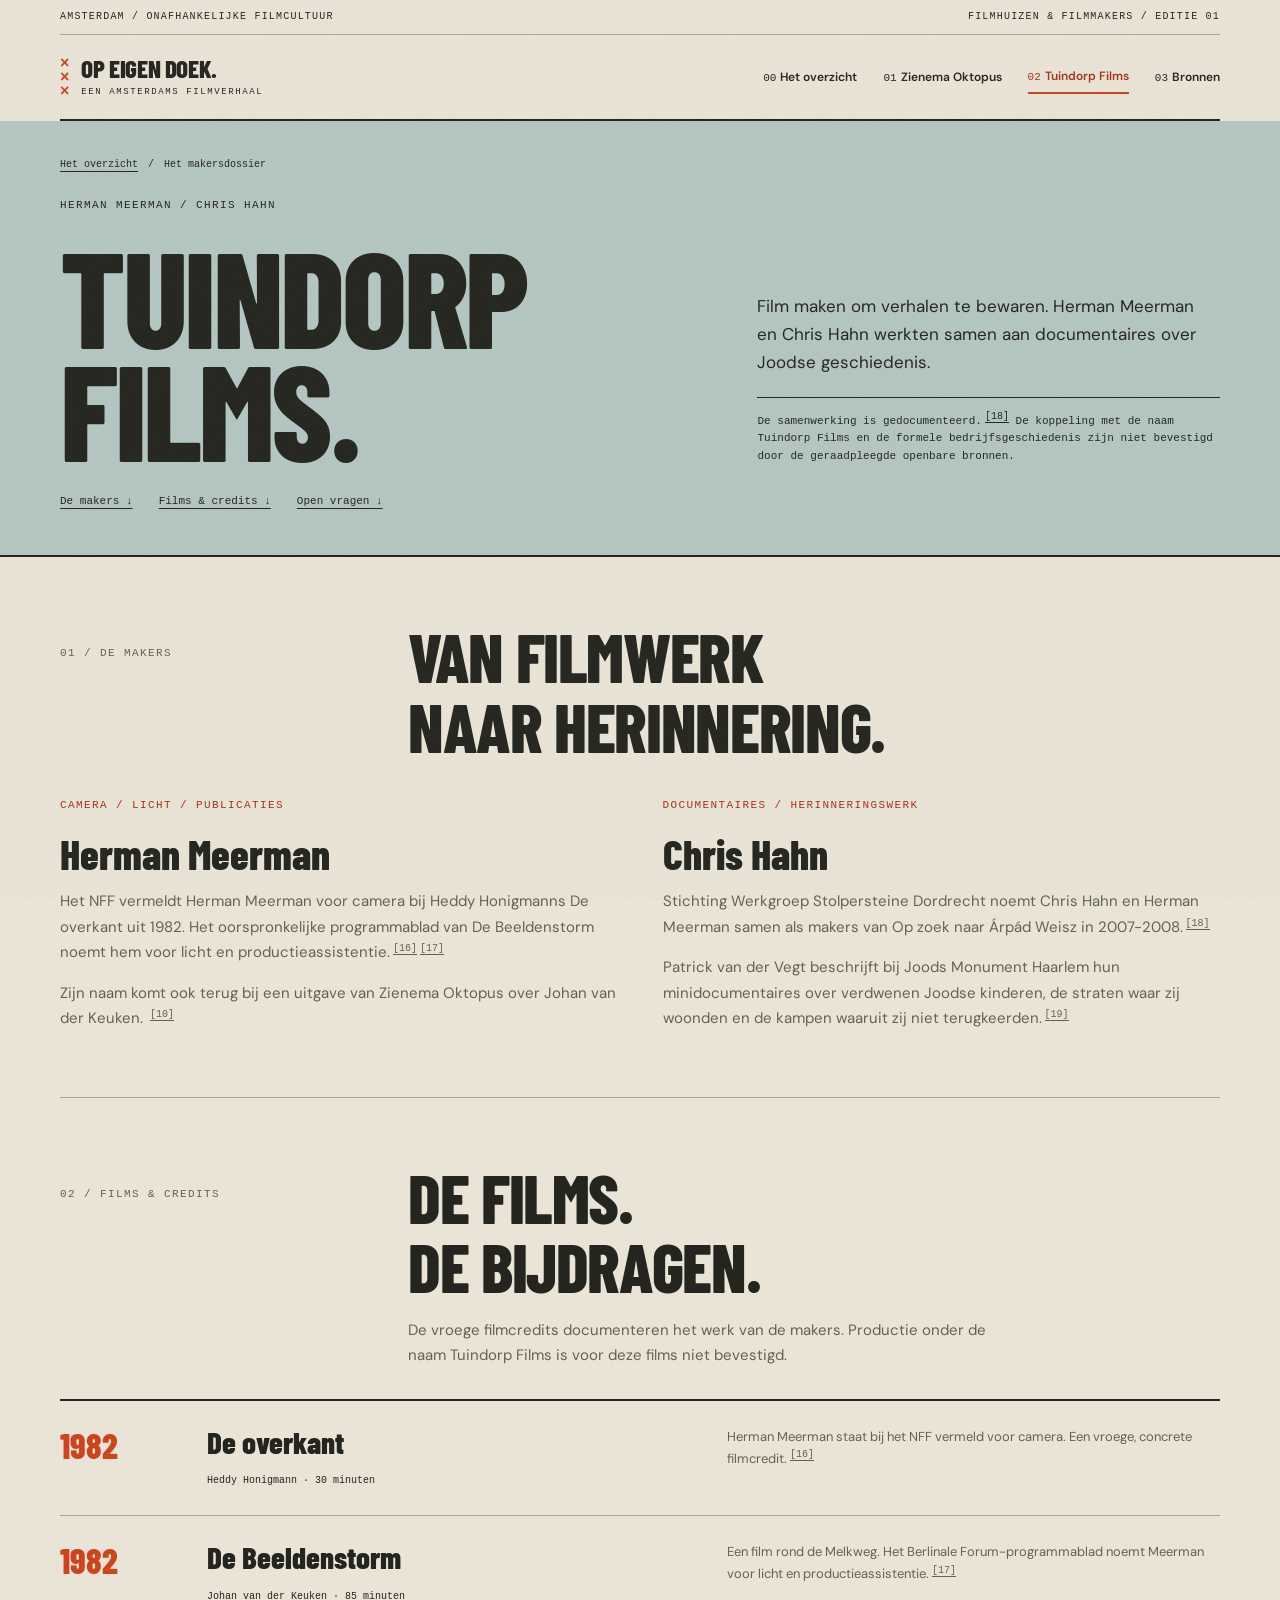
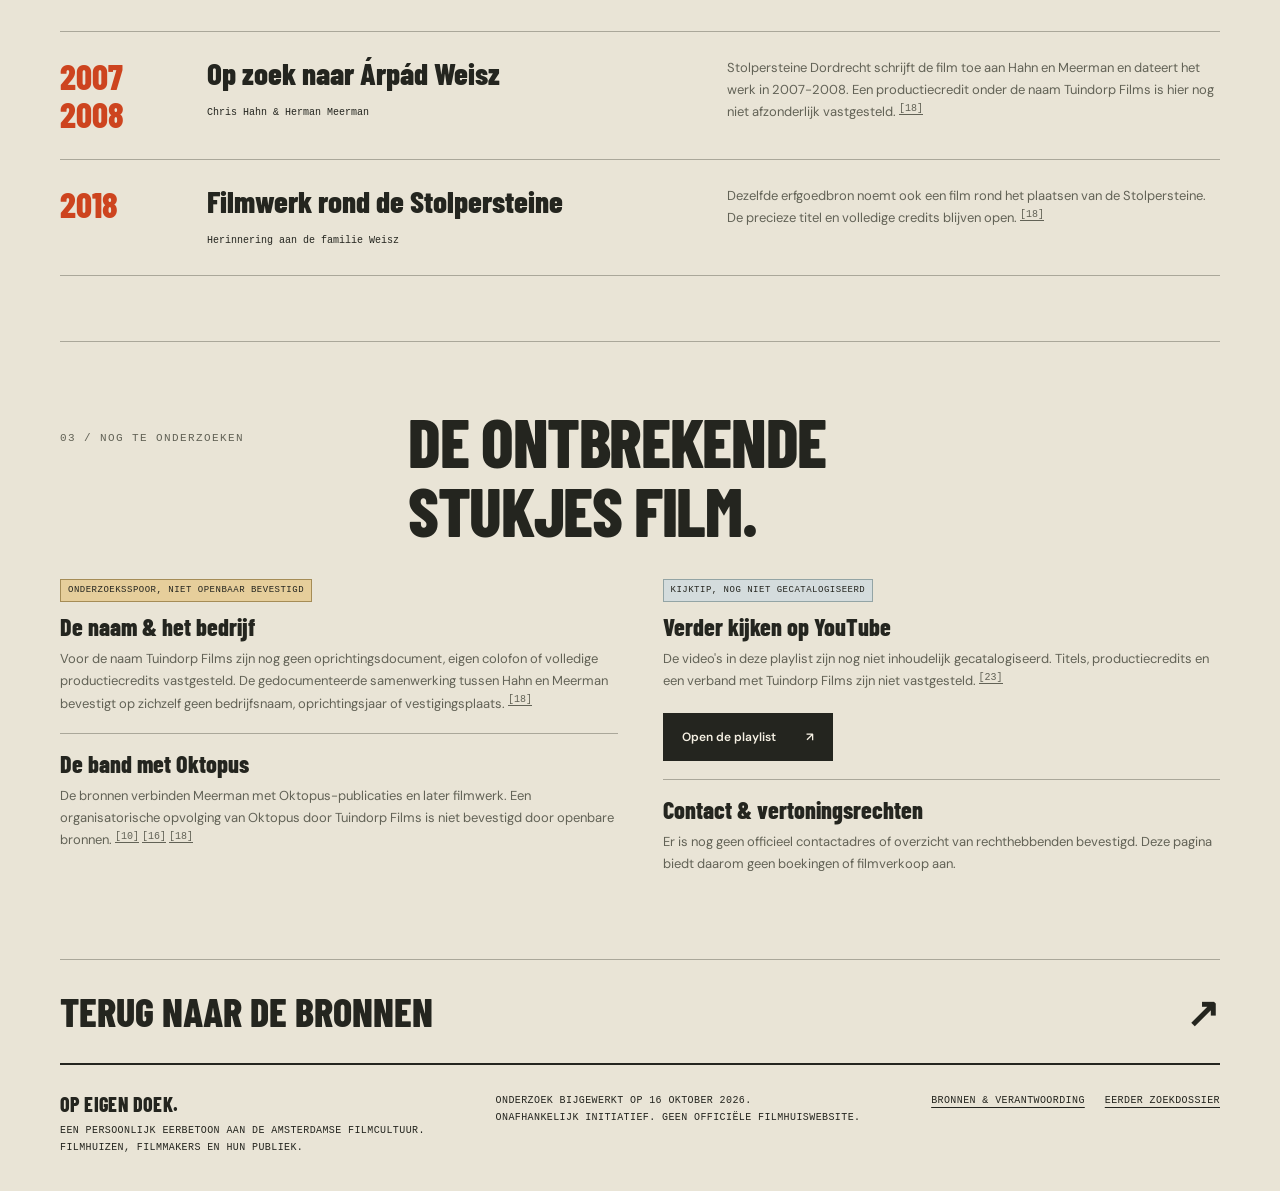
<file: tuindorp-films.html>
<!doctype html>
<html lang="nl"><head><meta charset="utf-8"><meta name="viewport" content="width=device-width, initial-scale=1"><meta name="theme-color" content="#e9e4d6"><meta name="description" content="Herman Meerman en Chris Hahn. Gecontroleerde filmcredits, hun samenwerking rond herinneringsfilms en open onderzoeksvragen over de naam Tuindorp Films."><meta name="robots" content="noindex, follow"><title>Tuindorp Films, het makersdossier | Op eigen doek</title>
<link rel="icon" href="favicon.svg" type="image/svg+xml">
<link rel="stylesheet" href="styles.css"><script src="app.js" defer></script></head>
<body><a class="skip" href="#inhoud">Direct naar de inhoud</a><div class="shell"><div class="top-note"><span>Amsterdam / onafhankelijke filmcultuur</span><span>Filmhuizen &amp; filmmakers / editie 01</span></div>
<header class="topbar"><a class="brand" href="index.html" aria-label="Op eigen doek, naar het overzicht"><span class="brand-symbol" aria-hidden="true"><span>×</span><span>×</span><span>×</span></span><span class="brand-name">OP EIGEN DOEK.<small>EEN AMSTERDAMS FILMVERHAAL</small></span></a>
<nav aria-label="Hoofdnavigatie"><a href="index.html"><span class="nav-index">00</span>Het overzicht</a><a href="oktopus.html"><span class="nav-index">01</span>Zienema Oktopus</a><a href="tuindorp-films.html" aria-current="page"><span class="nav-index">02</span>Tuindorp Films</a><a href="bronnen.html"><span class="nav-index">03</span>Bronnen</a></nav>
</header>
<main id="inhoud">
<section class="page-hero tf-hero"><div class="breadcrumbs"><a href="index.html">Het overzicht</a><span aria-hidden="true">/</span><span>Het makersdossier</span></div><div class="page-hero-grid"><div><p class="eyebrow">Herman Meerman / Chris Hahn</p><h1>Tuindorp<br>Films.</h1></div><div><p class="lead">Film maken om verhalen te bewaren. Herman Meerman en Chris Hahn werkten samen aan documentaires over Joodse geschiedenis.</p><p class="side-note">De samenwerking is gedocumenteerd.<a class="ref" href="bronnen.html#bron-18" aria-label="Bron 18">[18]</a> De koppeling met de naam Tuindorp Films en de formele bedrijfsgeschiedenis zijn niet bevestigd door de geraadpleegde openbare bronnen.</p></div></div>
<nav class="subnav" aria-label="Op deze pagina"><a href="#makers">De makers ↓</a><a href="#films">Films &amp; credits ↓</a><a href="#open-vragen">Open vragen ↓</a></nav>
</section>

<section class="section" id="makers"><div class="section-head"><p class="eyebrow orange">01 / De makers</p><div><h2>Van filmwerk<br>naar herinnering.</h2></div></div><div class="split">
<article class="body-copy"><span class="eyebrow orange">Camera / licht / publicaties</span><h3 style="font-size:42px;margin:15px 0">Herman Meerman</h3><p>Het NFF vermeldt Herman Meerman voor camera bij Heddy Honigmanns De overkant uit 1982. Het oorspronkelijke programmablad van De Beeldenstorm noemt hem voor licht en productieassistentie.<a class="ref" href="bronnen.html#bron-16" aria-label="Bron 16">[16]</a><a class="ref" href="bronnen.html#bron-17" aria-label="Bron 17">[17]</a></p><p>Zijn naam komt ook terug bij een uitgave van Zienema Oktopus over Johan van der Keuken. <a class="ref" href="bronnen.html#bron-10" aria-label="Bron 10">[10]</a></p></article>

<article class="body-copy"><span class="eyebrow orange">Documentaires / herinneringswerk</span><h3 style="font-size:42px;margin:15px 0">Chris Hahn</h3><p>Stichting Werkgroep Stolpersteine Dordrecht noemt Chris Hahn en Herman Meerman samen als makers van Op zoek naar Árpád Weisz in 2007-2008.<a class="ref" href="bronnen.html#bron-18" aria-label="Bron 18">[18]</a></p><p>Patrick van der Vegt beschrijft bij Joods Monument Haarlem hun minidocumentaires over verdwenen Joodse kinderen, de straten waar zij woonden en de kampen waaruit zij niet terugkeerden.<a class="ref" href="bronnen.html#bron-19" aria-label="Bron 19">[19]</a></p></article>
</div></section>

<section class="section" id="films"><div class="section-head"><p class="eyebrow orange">02 / Films & credits</p><div><h2>De films.<br>De bijdragen.</h2><p>De vroege filmcredits documenteren het werk van de makers. Productie onder de naam Tuindorp Films is voor deze films niet bevestigd.</p></div></div><div class="film-list">
<article class="film"><span class="film-date">1982</span><div><h3>De overkant</h3><div class="credits">Heddy Honigmann · 30 minuten</div></div><p>Herman Meerman staat bij het NFF vermeld voor camera. Een vroege, concrete filmcredit.<a class="ref" href="bronnen.html#bron-16" aria-label="Bron 16">[16]</a></p></article>

<article class="film"><span class="film-date">1982</span><div><h3>De Beeldenstorm</h3><div class="credits">Johan van der Keuken · 85 minuten</div></div><p>Een film rond de Melkweg. Het Berlinale Forum-programmablad noemt Meerman voor licht en productieassistentie.<a class="ref" href="bronnen.html#bron-17" aria-label="Bron 17">[17]</a></p></article>

<article class="film"><span class="film-date">2007<br>2008</span><div><h3>Op zoek naar Árpád Weisz</h3><div class="credits">Chris Hahn & Herman Meerman</div></div><p>Stolpersteine Dordrecht schrijft de film toe aan Hahn en Meerman en dateert het werk in 2007-2008. Een productiecredit onder de naam Tuindorp Films is hier nog niet afzonderlijk vastgesteld.<a class="ref" href="bronnen.html#bron-18" aria-label="Bron 18">[18]</a></p></article>

<article class="film"><span class="film-date">2018</span><div><h3>Filmwerk rond de Stolpersteine</h3><div class="credits">Herinnering aan de familie Weisz</div></div><p>Dezelfde erfgoedbron noemt ook een film rond het plaatsen van de Stolpersteine. De precieze titel en volledige credits blijven open.<a class="ref" href="bronnen.html#bron-18" aria-label="Bron 18">[18]</a></p></article>
</div></section>

<section class="section" id="open-vragen"><div class="section-head"><p class="eyebrow orange">03 / Nog te onderzoeken</p><div><h2>De ontbrekende<br>stukjes film.</h2></div></div><div class="split"><div>
<article class="dossier-item"><span class="badge badge-memory">Onderzoeksspoor, niet openbaar bevestigd</span><h3>De naam &amp; het bedrijf</h3><p>Voor de naam Tuindorp Films zijn nog geen oprichtingsdocument, eigen colofon of volledige productiecredits vastgesteld. De gedocumenteerde samenwerking tussen Hahn en Meerman bevestigt op zichzelf geen bedrijfsnaam, oprichtingsjaar of vestigingsplaats.<a class="ref" href="bronnen.html#bron-18" aria-label="Bron 18">[18]</a></p></article>

<article class="dossier-item"><h3>De band met Oktopus</h3><p>De bronnen verbinden Meerman met Oktopus-publicaties en later filmwerk. Een organisatorische opvolging van Oktopus door Tuindorp Films is niet bevestigd door openbare bronnen.<a class="ref" href="bronnen.html#bron-10" aria-label="Bron 10">[10]</a><a class="ref" href="bronnen.html#bron-16" aria-label="Bron 16">[16]</a><a class="ref" href="bronnen.html#bron-18" aria-label="Bron 18">[18]</a></p></article>
</div><div>
<article class="dossier-item"><span class="badge badge-catalog">Kijktip, nog niet gecatalogiseerd</span><h3>Verder kijken op YouTube</h3><p>De video's in deze playlist zijn nog niet inhoudelijk gecatalogiseerd. Titels, productiecredits en een verband met Tuindorp Films zijn niet vastgesteld.<a class="ref" href="bronnen.html#bron-23" aria-label="Bron 23">[23]</a></p><a class="button" style="margin-top:20px" href="https://youtube.com/playlist?list=PLwCDEqVGxK7k8aiAUJOQCIMBPKHvibBtH">Open de playlist <span aria-hidden="true">↗</span></a></article>

<article class="dossier-item"><h3>Contact &amp; vertoningsrechten</h3><p>Er is nog geen officieel contactadres of overzicht van rechthebbenden bevestigd. Deze pagina biedt daarom geen boekingen of filmverkoop aan.</p></article>
</div></div></section>
<a class="end-link" href="bronnen.html">Terug naar de bronnen <span aria-hidden="true">↗</span></a></main>

<footer class="footer"><div><strong>OP EIGEN DOEK.</strong>Een persoonlijk eerbetoon aan de Amsterdamse filmcultuur.<br>Filmhuizen, filmmakers en hun publiek.</div><div>Onderzoek bijgewerkt op 16 oktober 2026.<br>Onafhankelijk initiatief. Geen officiële filmhuiswebsite.</div><div class="footer-links"><a href="bronnen.html">Bronnen &amp; verantwoording</a><a href="archief/onderzoek-2026-10-15.html">Eerder zoekdossier</a></div></footer>
</div></body></html>
</file>
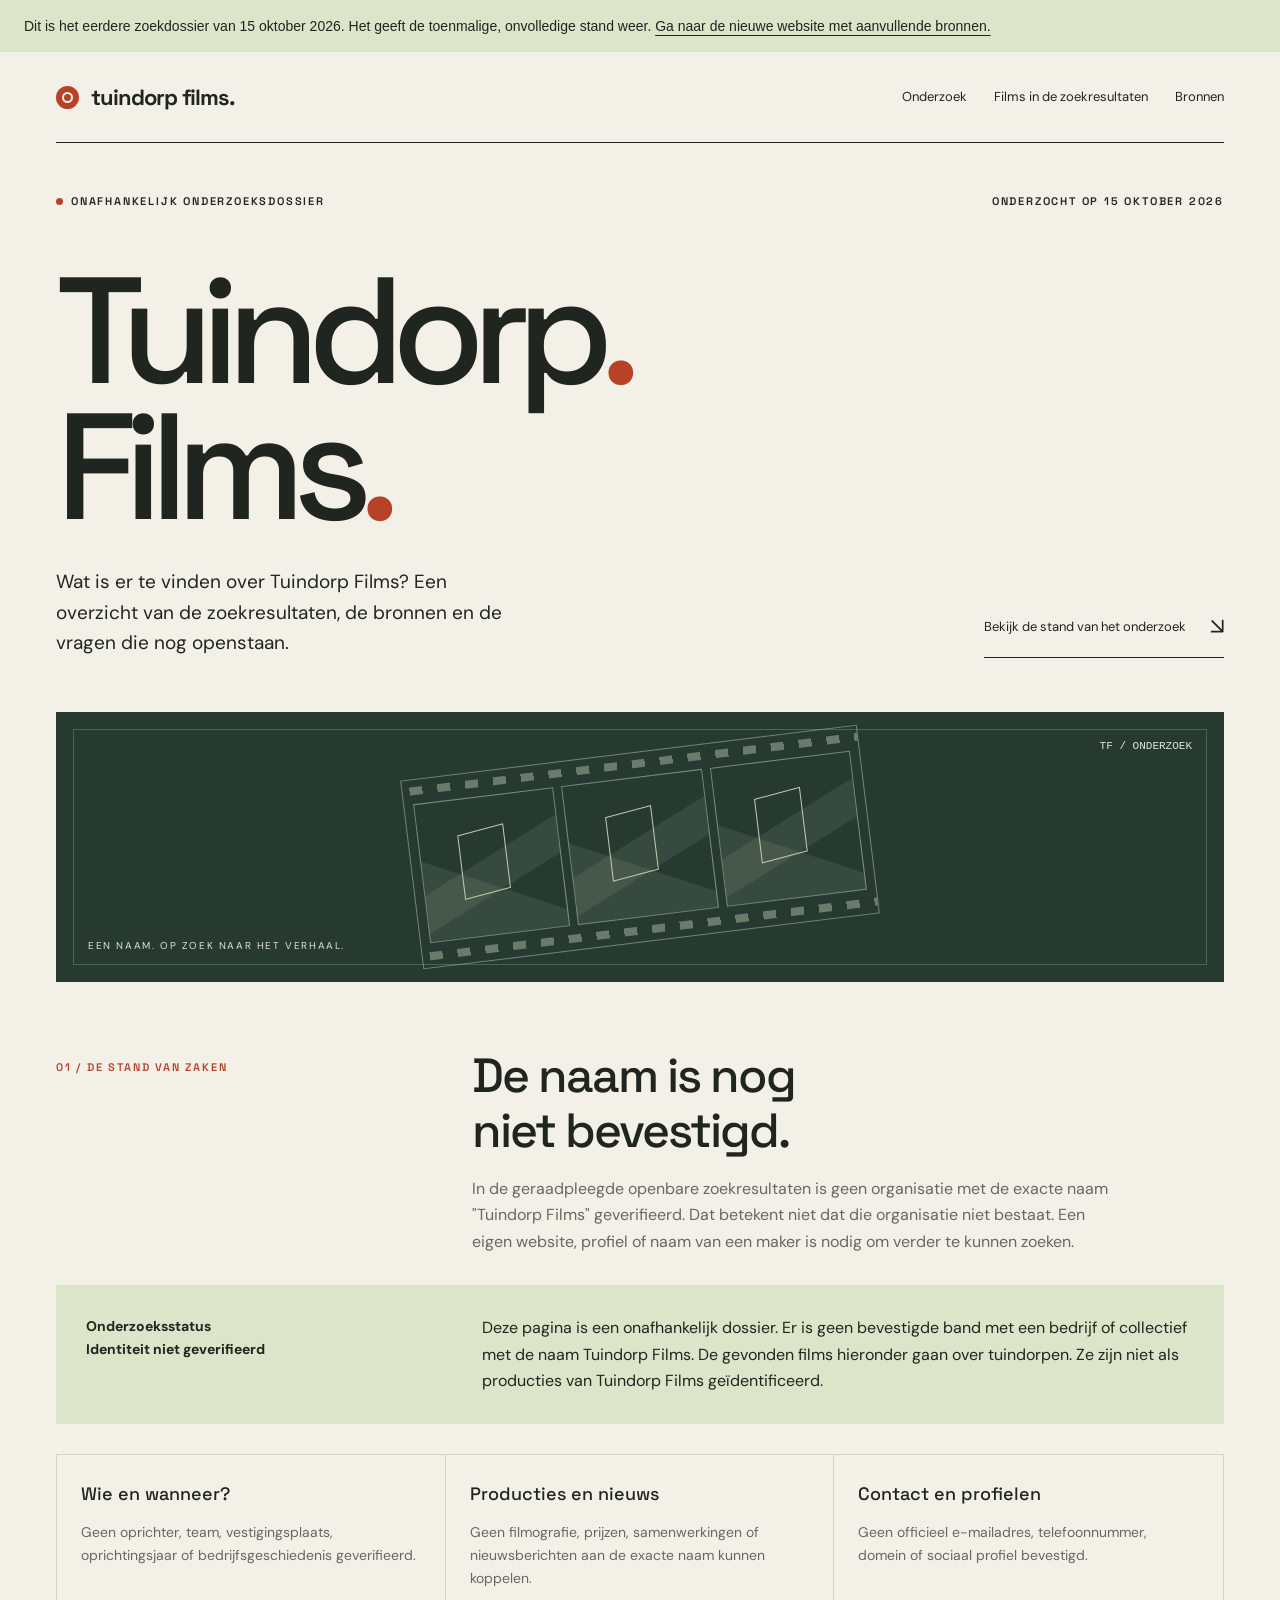
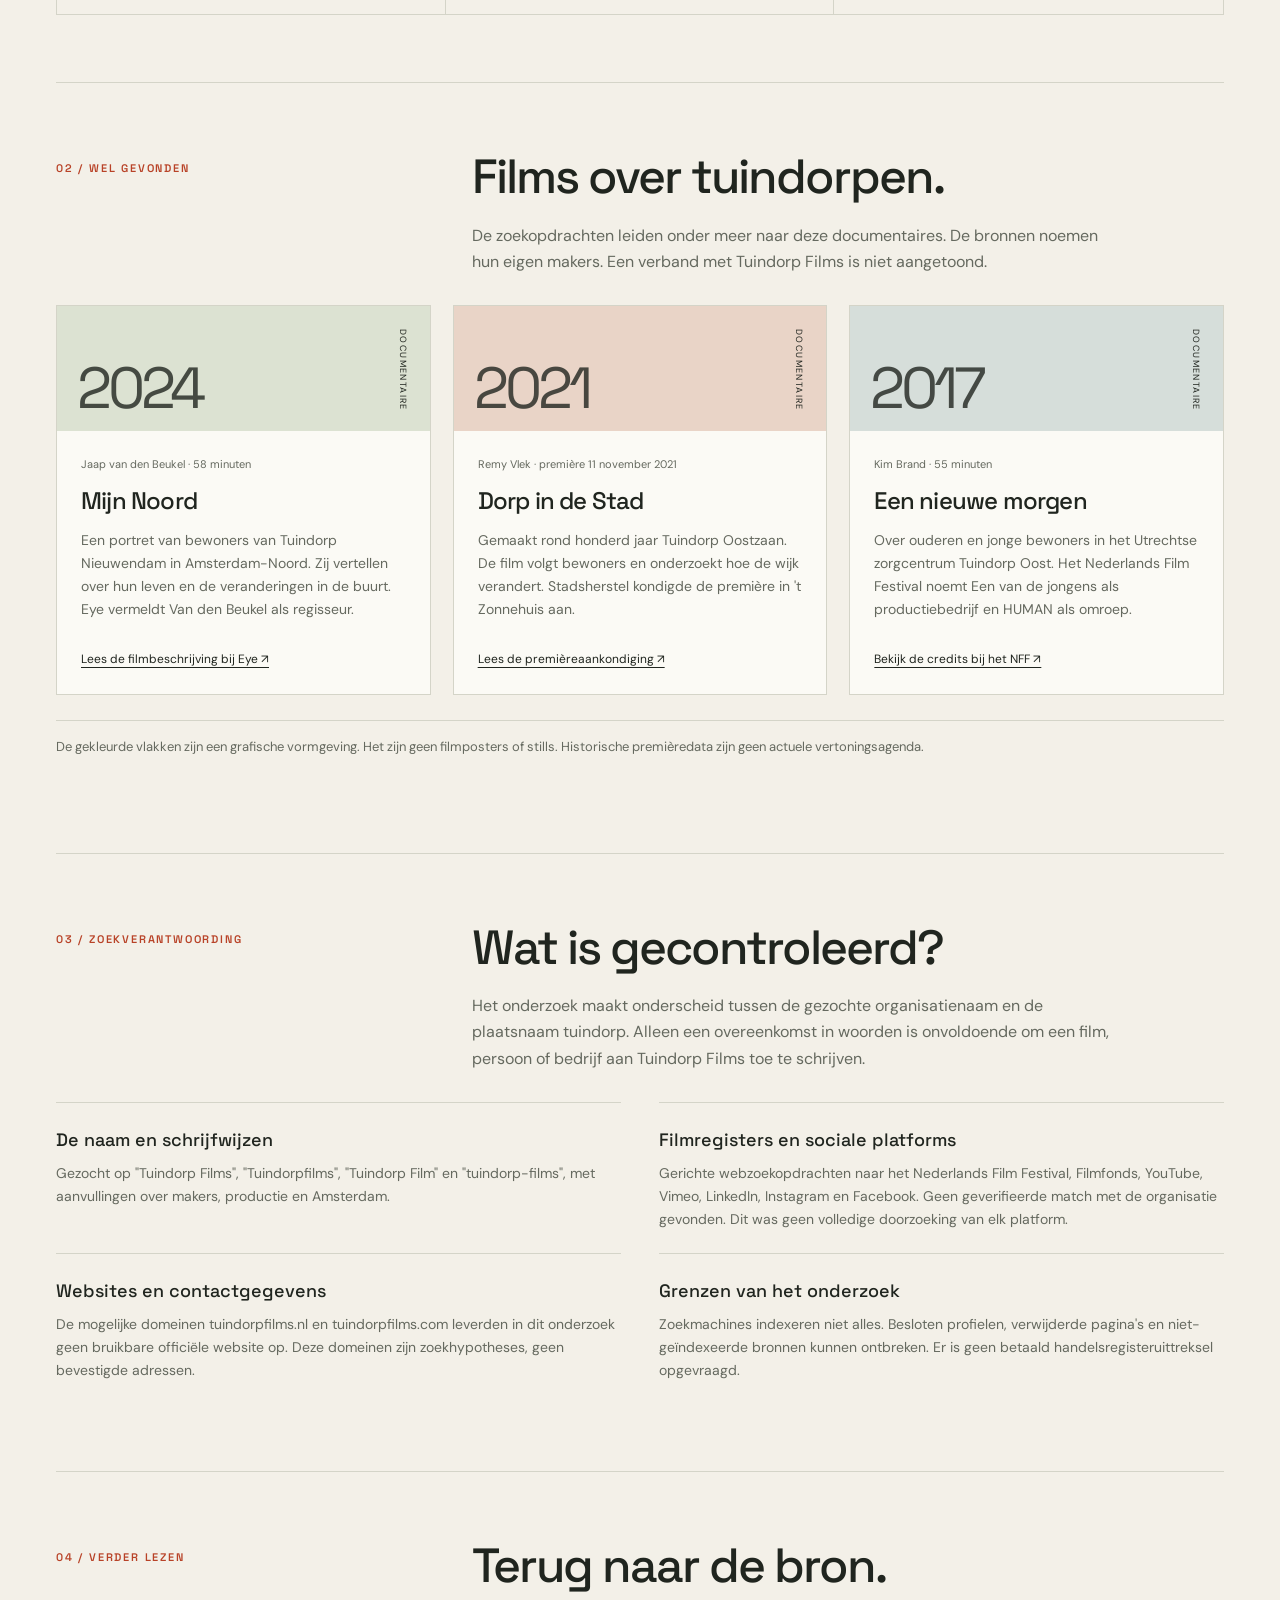
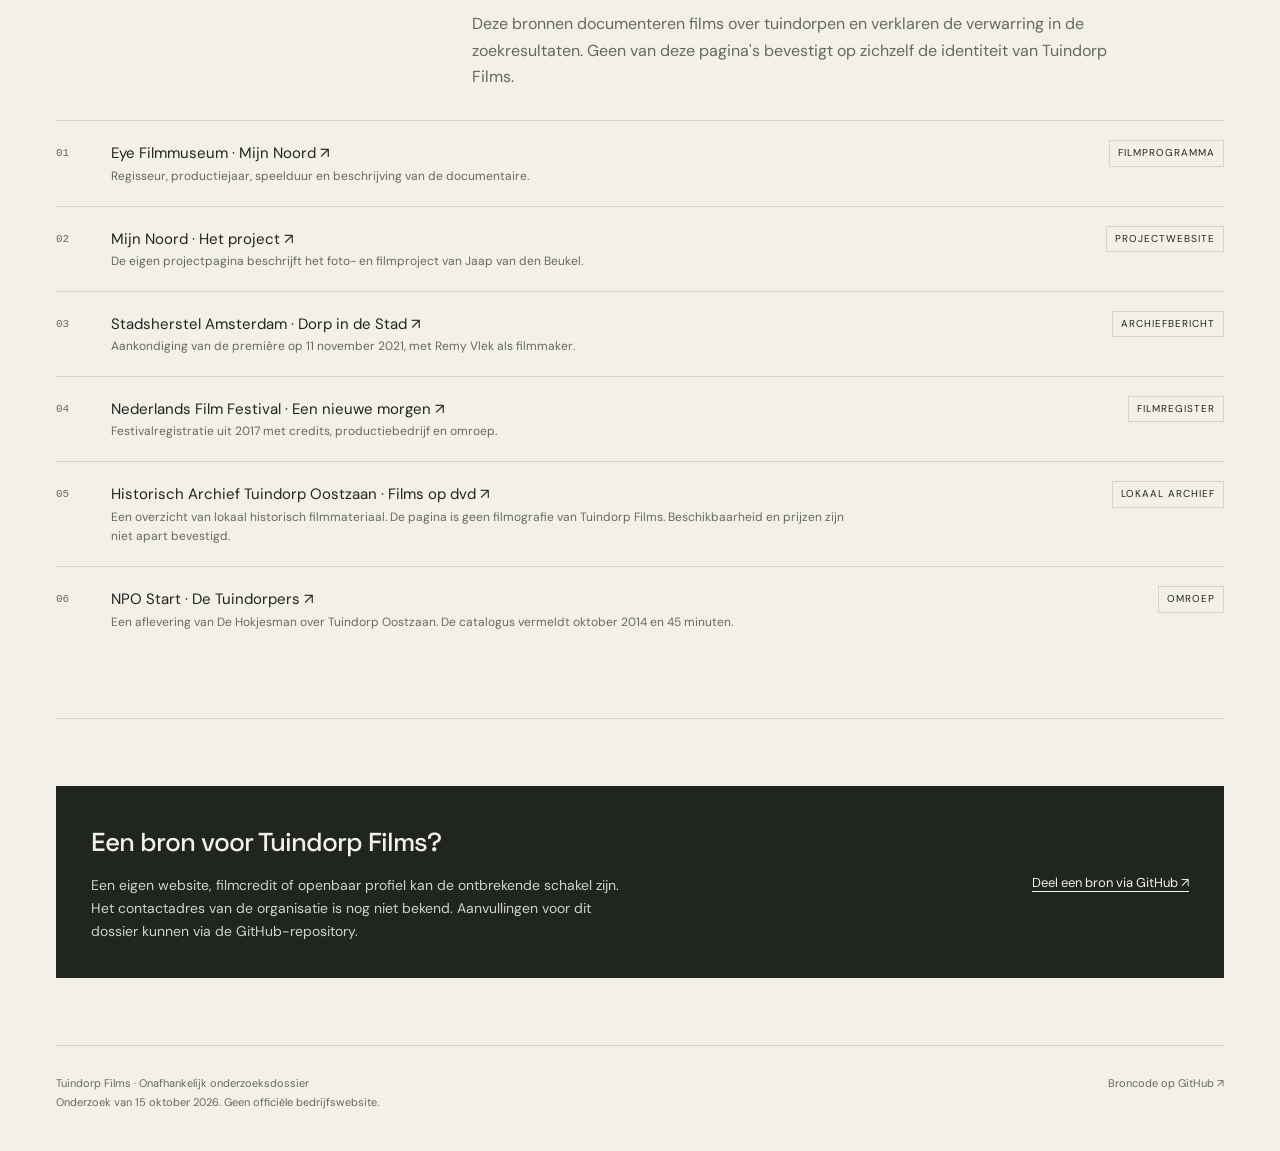
<file: archief/onderzoek-2026-10-15.html>
<!doctype html>
<html lang="nl">
<head>
  <meta charset="utf-8">
  <meta name="viewport" content="width=device-width, initial-scale=1">
  <meta name="theme-color" content="#f3f0e8">
  <meta name="description" content="Onafhankelijk onderzoeksdossier over de naam Tuindorp Films. Met bronverwijzingen, de stand van het onderzoek en duidelijk gescheiden films over tuindorpen.">
  <meta name="robots" content="noindex, follow">
  <title>Tuindorp Films | Onafhankelijk onderzoeksdossier</title>
  <link rel="icon" href="../favicon.svg" type="image/svg+xml">
  <link rel="stylesheet" href="onderzoek.css">
</head>
<body><p style="padding:18px 24px;margin:0;background:#dce4c9;font:14px Arial,sans-serif">Dit is het eerdere zoekdossier van 15 oktober 2026. Het geeft de toenmalige, onvolledige stand weer. <a href="../index.html">Ga naar de nieuwe website met aanvullende bronnen.</a></p>
  <a class="skip" href="#inhoud">Direct naar de inhoud</a>
  <div class="wrap">
    <header class="topbar">
      <a class="brand" href="#" aria-label="Tuindorp Films, naar boven"><span class="brandmark" aria-hidden="true"></span>tuindorp films.</a>
      <nav aria-label="Hoofdnavigatie"><a href="#onderzoek">Onderzoek</a><a href="#films">Films in de zoekresultaten</a><a href="#bronnen">Bronnen</a></nav>
    </header>
    <main id="inhoud">
      <section class="hero" aria-labelledby="titel">
        <div class="hero-meta eyebrow"><span><span class="live-dot" aria-hidden="true"></span>Onafhankelijk onderzoeksdossier</span><span>Onderzocht op 15 oktober 2026</span></div>
        <h1 id="titel">Tuindorp<span>.</span><br>Films<span>.</span></h1>
        <div class="hero-bottom"><p class="intro">Wat is er te vinden over Tuindorp Films? Een overzicht van de zoekresultaten, de bronnen en de vragen die nog openstaan.</p><a class="hero-link" href="#onderzoek">Bekijk de stand van het onderzoek <span class="arrow" aria-hidden="true">↘</span></a></div>
      </section>
      <div class="visual" role="img" aria-label="Grafische illustratie van een filmstrook, geen beeld uit een productie">
        <span class="visual-counter" aria-hidden="true">TF / ONDERZOEK</span><div class="film-art" aria-hidden="true"><div class="film-cell"></div><div class="film-cell"></div><div class="film-cell"></div></div><span class="visual-label">EEN NAAM. OP ZOEK NAAR HET VERHAAL.</span>
      </div>
      <section id="onderzoek" class="section" aria-labelledby="onderzoek-titel">
        <div class="section-head"><span class="section-label eyebrow">01 / De stand van zaken</span><div><h2 id="onderzoek-titel">De naam is nog<br>niet bevestigd.</h2><p>In de geraadpleegde openbare zoekresultaten is geen organisatie met de exacte naam "Tuindorp Films" geverifieerd. Dat betekent niet dat die organisatie niet bestaat. Een eigen website, profiel of naam van een maker is nodig om verder te kunnen zoeken.</p></div></div>
        <div class="status-panel"><strong>Onderzoeksstatus<br>Identiteit niet geverifieerd</strong><p>Deze pagina is een onafhankelijk dossier. Er is geen bevestigde band met een bedrijf of collectief met de naam Tuindorp Films. De gevonden films hieronder gaan over tuindorpen. Ze zijn niet als producties van Tuindorp Films geïdentificeerd.</p></div>
        <div class="fact-grid"><article class="fact"><h3>Wie en wanneer?</h3><p>Geen oprichter, team, vestigingsplaats, oprichtingsjaar of bedrijfsgeschiedenis geverifieerd.</p></article><article class="fact"><h3>Producties en nieuws</h3><p>Geen filmografie, prijzen, samenwerkingen of nieuwsberichten aan de exacte naam kunnen koppelen.</p></article><article class="fact"><h3>Contact en profielen</h3><p>Geen officieel e-mailadres, telefoonnummer, domein of sociaal profiel bevestigd.</p></article></div>
      </section>
      <section id="films" class="section" aria-labelledby="films-titel">
        <div class="section-head"><span class="section-label eyebrow">02 / Wel gevonden</span><div><h2 id="films-titel">Films over tuindorpen.</h2><p>De zoekopdrachten leiden onder meer naar deze documentaires. De bronnen noemen hun eigen makers. Een verband met Tuindorp Films is niet aangetoond.</p></div></div>
        <div class="cards">
          <article class="card"><div class="card-visual" aria-hidden="true"><span class="year">2024</span><span class="type">Documentaire</span></div><div class="card-body"><small>Jaap van den Beukel · 58 minuten</small><h3>Mijn Noord</h3><p>Een portret van bewoners van Tuindorp Nieuwendam in Amsterdam-Noord. Zij vertellen over hun leven en de veranderingen in de buurt. Eye vermeldt Van den Beukel als regisseur.</p><a href="https://www.eyefilm.nl/whats-on/mijn-noord/1356610">Lees de filmbeschrijving bij Eye ↗</a></div></article>
          <article class="card"><div class="card-visual" aria-hidden="true"><span class="year">2021</span><span class="type">Documentaire</span></div><div class="card-body"><small>Remy Vlek · première 11 november 2021</small><h3>Dorp in de Stad</h3><p>Gemaakt rond honderd jaar Tuindorp Oostzaan. De film volgt bewoners en onderzoekt hoe de wijk verandert. Stadsherstel kondigde de première in 't Zonnehuis aan.</p><a href="https://stadsherstel.nl/cultuuragenda/premiere-dorp-in-de-stad/">Lees de premièreaankondiging ↗</a></div></article>
          <article class="card"><div class="card-visual" aria-hidden="true"><span class="year">2017</span><span class="type">Documentaire</span></div><div class="card-body"><small>Kim Brand · 55 minuten</small><h3>Een nieuwe morgen</h3><p>Over ouderen en jonge bewoners in het Utrechtse zorgcentrum Tuindorp Oost. Het Nederlands Film Festival noemt Een van de jongens als productiebedrijf en HUMAN als omroep.</p><a href="https://www.filmfestival.nl/film/een-nieuwe-morgen">Bekijk de credits bij het NFF ↗</a></div></article>
        </div><p class="notice">De gekleurde vlakken zijn een grafische vormgeving. Het zijn geen filmposters of stills. Historische premièredata zijn geen actuele vertoningsagenda.</p>
      </section>
      <section class="section" aria-labelledby="aanpak-titel">
        <div class="section-head"><span class="section-label eyebrow">03 / Zoekverantwoording</span><div><h2 id="aanpak-titel">Wat is gecontroleerd?</h2><p>Het onderzoek maakt onderscheid tussen de gezochte organisatienaam en de plaatsnaam tuindorp. Alleen een overeenkomst in woorden is onvoldoende om een film, persoon of bedrijf aan Tuindorp Films toe te schrijven.</p></div></div>
        <div class="research-list"><article class="research-item"><h3>De naam en schrijfwijzen</h3><p>Gezocht op "Tuindorp Films", "Tuindorpfilms", "Tuindorp Film" en "tuindorp-films", met aanvullingen over makers, productie en Amsterdam.</p></article><article class="research-item"><h3>Filmregisters en sociale platforms</h3><p>Gerichte webzoekopdrachten naar het Nederlands Film Festival, Filmfonds, YouTube, Vimeo, LinkedIn, Instagram en Facebook. Geen geverifieerde match met de organisatie gevonden. Dit was geen volledige doorzoeking van elk platform.</p></article><article class="research-item"><h3>Websites en contactgegevens</h3><p>De mogelijke domeinen tuindorpfilms.nl en tuindorpfilms.com leverden in dit onderzoek geen bruikbare officiële website op. Deze domeinen zijn zoekhypotheses, geen bevestigde adressen.</p></article><article class="research-item"><h3>Grenzen van het onderzoek</h3><p>Zoekmachines indexeren niet alles. Besloten profielen, verwijderde pagina's en niet-geïndexeerde bronnen kunnen ontbreken. Er is geen betaald handelsregisteruittreksel opgevraagd.</p></article></div>
      </section>
      <section id="bronnen" class="section" aria-labelledby="bronnen-titel">
        <div class="section-head"><span class="section-label eyebrow">04 / Verder lezen</span><div><h2 id="bronnen-titel">Terug naar de bron.</h2><p>Deze bronnen documenteren films over tuindorpen en verklaren de verwarring in de zoekresultaten. Geen van deze pagina's bevestigt op zichzelf de identiteit van Tuindorp Films.</p></div></div>
        <ol class="sources"><li><div><a href="https://www.eyefilm.nl/whats-on/mijn-noord/1356610">Eye Filmmuseum · Mijn Noord ↗</a><small>Regisseur, productiejaar, speelduur en beschrijving van de documentaire.</small></div><span class="source-type">Filmprogramma</span></li><li><div><a href="https://mijnnoord.nl/het-project">Mijn Noord · Het project ↗</a><small>De eigen projectpagina beschrijft het foto- en filmproject van Jaap van den Beukel.</small></div><span class="source-type">Projectwebsite</span></li><li><div><a href="https://stadsherstel.nl/cultuuragenda/premiere-dorp-in-de-stad/">Stadsherstel Amsterdam · Dorp in de Stad ↗</a><small>Aankondiging van de première op 11 november 2021, met Remy Vlek als filmmaker.</small></div><span class="source-type">Archiefbericht</span></li><li><div><a href="https://www.filmfestival.nl/film/een-nieuwe-morgen">Nederlands Film Festival · Een nieuwe morgen ↗</a><small>Festivalregistratie uit 2017 met credits, productiebedrijf en omroep.</small></div><span class="source-type">Filmregister</span></li><li><div><a href="https://www.historischarchief-toz.nl/films-op-dvd/">Historisch Archief Tuindorp Oostzaan · Films op dvd ↗</a><small>Een overzicht van lokaal historisch filmmateriaal. De pagina is geen filmografie van Tuindorp Films. Beschikbaarheid en prijzen zijn niet apart bevestigd.</small></div><span class="source-type">Lokaal archief</span></li><li><div><a href="https://npo.nl/start/serie/de-hokjesman/seizoen-2/de-tuindorpers_1">NPO Start · De Tuindorpers ↗</a><small>Een aflevering van De Hokjesman over Tuindorp Oostzaan. De catalogus vermeldt oktober 2014 en 45 minuten.</small></div><span class="source-type">Omroep</span></li></ol>
      </section>
      <section class="section" aria-labelledby="contact-titel"><div class="contact-box"><div><h3 id="contact-titel">Een bron voor Tuindorp Films?</h3><p>Een eigen website, filmcredit of openbaar profiel kan de ontbrekende schakel zijn. Het contactadres van de organisatie is nog niet bekend. Aanvullingen voor dit dossier kunnen via de GitHub-repository.</p></div><a href="https://github.com/DriesMeerman/tuindorp-films-website/issues/new">Deel een bron via GitHub ↗</a></div></section>
    </main>
    <footer class="footer"><p>Tuindorp Films · Onafhankelijk onderzoeksdossier<br>Onderzoek van 15 oktober 2026. Geen officiële bedrijfswebsite.</p><a href="https://github.com/DriesMeerman/tuindorp-films-website">Broncode op GitHub ↗</a></footer>
  </div>
</body>
</html>
</file>
<file: styles.css>
@import url('https://fonts.googleapis.com/css2?family=Barlow+Condensed:wght@600;700;800;900&family=DM+Sans:wght@400;500;600;700&display=swap');
:root{--paper:#e9e4d6;--light:#f5f0e3;--ink:#24251f;--orange:#cd441f;--muted:#626256;--line:#aaa79a;--blue:#b4c6c2;--heading:'Barlow Condensed',Impact,'Arial Narrow',sans-serif;--mono:'Courier New',monospace}*{box-sizing:border-box}html{scroll-behavior:smooth;scroll-padding-top:25px}body{margin:0;background:var(--paper);color:var(--ink);font:15px/1.7 'DM Sans',Arial,sans-serif}body:before{content:'';position:fixed;inset:0;z-index:8;pointer-events:none;opacity:.065;background:url('assets/grain.svg')}::selection{background:var(--orange);color:var(--light)}a{color:inherit;text-underline-offset:4px}a:hover{color:var(--orange)}a:focus-visible,button:focus-visible,input:focus-visible,select:focus-visible,summary:focus-visible{outline:3px solid var(--orange);outline-offset:5px}[hidden]{display:none!important}h1,h2,h3,p,figure{margin:0}p+p{margin-top:15px}h1,h2,h3{font-family:var(--heading);font-weight:800;line-height:1.02}h1,h2{text-transform:uppercase}h2{font-size:clamp(38px,5.4vw,68px);letter-spacing:-.02em}h3{font-size:30px}.shell{max-width:1440px;margin:auto;padding:0 60px}.skip{position:absolute;left:15px;top:-100px;padding:12px;background:var(--light);z-index:20}.skip:focus{top:12px}.top-note{border-bottom:1px solid var(--line);font:10px/1.4 var(--mono);letter-spacing:1.2px;display:flex;justify-content:space-between;gap:20px;padding:10px 0;text-transform:uppercase}.topbar{display:flex;justify-content:space-between;align-items:center;gap:28px;border-bottom:2px solid;padding:22px 0}.brand{display:flex;align-items:center;gap:12px;text-decoration:none;flex-shrink:0}.brand-symbol{font:900 16px/.75 Arial,sans-serif;color:var(--orange);display:flex;flex-direction:column;gap:2px}.brand-name{font:800 25px/.9 var(--heading);letter-spacing:-.4px}.brand-name small{font:9px var(--mono);letter-spacing:1.6px;display:block;margin-top:7px}.topbar nav{display:flex;gap:26px;align-items:center;font-size:12px;font-weight:600}.topbar nav a{text-decoration:none;padding:6px 0;white-space:nowrap}.topbar nav a[aria-current=page]{border-bottom:2px solid var(--orange);color:var(--orange)}.nav-index{font:11px var(--mono);opacity:.55;margin-right:4px}.eyebrow{font:11px/1.5 var(--mono);letter-spacing:1.4px;text-transform:uppercase}.orange{color:var(--orange)}.hero{display:grid;grid-template-columns:1.08fr 1fr;gap:38px;padding:45px 0 36px;align-items:start}.hero-copy{padding-top:6px}.hero h1{font-size:clamp(76px,8.9vw,128px);line-height:.85;letter-spacing:-.025em;margin:27px 0 25px}.hero h1 span{color:var(--orange)}.lead{font-size:16px;line-height:1.65;max-width:420px}.hero-actions{display:flex;gap:25px;align-items:center;margin-top:26px;flex-wrap:wrap}.button{display:inline-flex;align-items:center;justify-content:space-between;gap:30px;background:var(--ink);color:var(--light);font-size:12px;font-weight:600;padding:13px 18px;text-decoration:none;border:1px solid var(--ink)}.button:hover{background:var(--orange);border-color:var(--orange);color:var(--light)}.text-link{font-size:12px;font-weight:600}.poster-wall{position:relative;min-width:0;margin:7px 0 0;background:#d3cfc2;border:1px solid #b4b1a4;aspect-ratio:1/.94;box-shadow:inset 0 0 45px #24251f14;padding:25px;display:flex;isolation:isolate}.poster-wall:before{content:'';position:absolute;inset:18px 24px 15px 23px;background:var(--ink);transform:rotate(4deg);z-index:-1}.poster{width:100%;background:var(--orange);transform:rotate(-3deg);padding:21px 22px 17px;display:flex;flex-direction:column;justify-content:space-between;box-shadow:1px 6px 12px #24251f33;position:relative;overflow:hidden}.poster:after{content:'';position:absolute;inset:0;background:url('assets/grain.svg');opacity:.21;pointer-events:none;mix-blend-mode:multiply}.poster-top{font:10px var(--mono);letter-spacing:2px;border-bottom:1px solid;padding-bottom:9px;display:flex;justify-content:space-between}.poster-title{font:900 clamp(45px,5.4vw,76px)/.86 var(--heading);letter-spacing:-1px;z-index:1;margin-top:18px}.poster-title span{color:var(--light)}.poster-image{width:100%;height:auto;max-height:196px;display:block;margin:8px 0}.poster-bottom{display:flex;justify-content:space-between;align-items:end;border-top:2px solid;padding-top:7px;font:11px/1.3 var(--mono);letter-spacing:1px}.poster-bottom strong{font:900 39px/.9 var(--heading);letter-spacing:-1px}.tape{position:absolute;width:105px;height:28px;background:#e6d4a594;top:0;left:34%;transform:rotate(-7deg);z-index:2;border-inline:1px dashed #d3bb87}.stamp{position:absolute;right:-14px;bottom:26px;background:var(--light);border:2px solid;outline:4px solid var(--light);font:800 15px/1.05 var(--heading);text-transform:uppercase;padding:11px 15px;transform:rotate(8deg);z-index:3}.caption{font:10px/1.5 var(--mono);color:var(--muted);margin-top:14px;text-align:right}.ticker{padding:13px 0;border-block:2px solid;display:flex;justify-content:space-between;align-items:center;gap:14px;font:700 16px var(--heading);text-transform:uppercase;letter-spacing:1px}.ticker i{font-style:normal;color:var(--orange);font-size:20px}.section{padding:65px 0;border-bottom:1px solid var(--line)}.section-head{display:flex;align-items:flex-start;justify-content:space-between;gap:50px;margin-bottom:30px}.section-head .eyebrow{padding-top:7px;min-width:180px}.section-head>div{width:70%}.section-head p{max-width:600px;margin-top:16px;color:var(--muted)}.intro-line{font-size:20px;line-height:1.6;max-width:820px;margin-top:24px}.chapter-grid{display:grid;grid-template-columns:1.35fr 1fr;gap:22px}.chapter{padding:28px 30px;text-decoration:none;display:flex;flex-direction:column;min-height:280px;overflow:hidden;border:1px solid;position:relative;transition:transform .15s}.chapter:hover{transform:translateY(-3px);color:inherit}.chapter-orange{background:var(--orange)}.chapter-blue{background:var(--blue)}.chapter h3{font-size:clamp(41px,5.4vw,67px);text-transform:uppercase;line-height:.91;margin:23px 0 14px;letter-spacing:-.02em;position:relative;z-index:1}.chapter p{max-width:380px;font-size:13px;position:relative;z-index:1}.chapter-bottom{display:flex;justify-content:space-between;align-items:center;border-top:1px solid #24251f66;padding-top:13px;margin-top:25px;font:11px var(--mono)}.chapter-icon{position:absolute;right:-12px;top:43px;font:900 210px/.8 var(--heading);opacity:.07;transform:rotate(12deg)}.section-dark{background:var(--ink);color:var(--paper);margin:0 -60px;padding:55px 60px 60px}.section-dark .eyebrow{color:#d1d0ba}.chain{display:grid;grid-template-columns:1fr 35px 1fr 35px 1fr;gap:12px;align-items:center;margin:33px 0 24px}.chain-step{border-top:1px solid #77796b;padding-top:16px}.chain-step h3{font-size:31px;line-height:1.1}.chain-step small{font:10px var(--mono);color:#ceceba;display:block;margin-bottom:12px}.chain-arrow{font-size:26px;color:#df683e}.section-dark p{max-width:710px;font-size:14px;color:#d0cfc1}.section-dark a:hover{color:#f7ab85}.ref{font:10px var(--mono);vertical-align:super;margin-left:3px;text-decoration:none;border-bottom:1px solid;white-space:nowrap}.section-dark .ref{color:#f7ab85}.venues{display:grid;grid-template-columns:1fr 1fr;column-gap:42px}.venue{border-top:1px solid var(--line);padding:23px 0 25px;display:grid;grid-template-columns:47px 1fr;gap:12px}.venue-number{font:11px var(--mono);color:var(--orange);padding-top:6px}.venue h3{font-size:32px;margin:8px 0 12px}.venue p{font-size:13px;color:var(--muted);max-width:480px}.venue .eyebrow{font-size:10px}.venue>a{grid-column:2;font-size:11px}.rialto-dossier{display:grid;grid-template-columns:1fr 1.7fr;gap:50px;background:var(--light);border:1px solid;padding:32px}.rialto-title{font:900 86px/.86 var(--heading);text-transform:uppercase;letter-spacing:-2px;margin:20px 0}.rialto-address{font:11px/1.7 var(--mono)}.dossier-item{border-top:1px solid var(--line);padding:18px 0}.dossier-item:first-child{padding-top:0;border:0}.dossier-item h3{font-size:24px;margin-bottom:9px}.dossier-item p{font-size:13px;color:var(--muted)}.badge{display:inline-block;font:9px/1.4 var(--mono);text-transform:uppercase;letter-spacing:.5px;padding:4px 7px;border:1px solid var(--line);margin-bottom:13px}.badge-memory{background:#e6ce9b;border-color:#a58c56}.badge-source{background:#d7dfcd;border-color:#96a187}.badge-catalog{background:#d4dcdd;border-color:#93a4a5}.callout{display:grid;grid-template-columns:1fr 1.3fr;gap:40px;padding:30px 0}.callout h2{font-size:48px}.callout p{font-size:14px;max-width:540px}.callout a{display:inline-block;margin-top:18px}.footer{padding:27px 0 35px;border-top:2px solid;display:flex;justify-content:space-between;gap:25px;font:10px/1.7 var(--mono);text-transform:uppercase;letter-spacing:.4px}.footer strong{font:800 20px var(--heading);display:block;margin-bottom:6px}.footer-links{display:flex;gap:20px;align-items:flex-start}.page-hero{padding:38px 0 48px;border-bottom:2px solid}.breadcrumbs{font:10px var(--mono);display:flex;gap:10px;margin-bottom:27px}.page-hero-grid{display:grid;grid-template-columns:1.4fr 1fr;gap:50px;align-items:end}.page-hero h1{font-size:clamp(76px,10.6vw,148px);line-height:.84;letter-spacing:-.025em;margin:24px 0 0;overflow-wrap:break-word}.page-hero .lead{font-size:17px;max-width:460px}.page-hero .side-note{font:11px/1.6 var(--mono);margin-top:21px;border-top:1px solid;padding-top:13px}.oktopus-hero h1{color:var(--orange)}.tf-hero{background:var(--blue);margin:0 -60px;padding:38px 60px 48px}.subnav{display:flex;gap:26px;margin-top:30px;flex-wrap:wrap;font:11px var(--mono)}.split{display:grid;grid-template-columns:1fr 1fr;gap:45px}.body-copy{max-width:650px}.body-copy p{font-size:15px;color:var(--muted)}.quote{border-left:5px solid var(--orange);padding:3px 0 3px 24px;margin:23px 0;font:700 36px/1.15 var(--heading)}.quote cite{font:11px/1.6 var(--mono);display:block;margin-top:13px;font-style:normal;color:var(--muted)}.print-card{background:var(--ink);color:var(--paper);padding:35px;position:relative;min-height:310px;display:flex;flex-direction:column;justify-content:space-between;overflow:hidden}.print-card h3{font-size:51px;line-height:.98;text-transform:uppercase;z-index:1}.print-year{font:900 130px/.9 var(--heading);color:var(--orange);letter-spacing:-4px}.print-card small{font:10px/1.7 var(--mono)}.print-card:after{content:'';position:absolute;width:230px;height:230px;right:-65px;top:10px;border-radius:50%;border:34px double #b9bba02b}.timeline{list-style:none;padding:0;margin:0;display:grid;grid-template-columns:repeat(3,1fr);gap:30px}.timeline li{border-top:3px solid;padding-top:19px}.timeline time{font:800 45px/.9 var(--heading);color:var(--orange)}.timeline h3{font-size:25px;margin:19px 0 11px}.timeline p{font-size:13px;color:var(--muted)}.evidence-note{border-left:3px solid var(--orange);background:var(--light);padding:17px 22px;font-size:13px;margin:23px 0}.people-intro{max-width:790px;margin:20px 0}.people-tools{display:flex;gap:18px;align-items:end;flex-wrap:wrap;margin:26px 0 14px}.field{display:flex;flex-direction:column;gap:5px;flex:1;min-width:220px}.field label{font:10px var(--mono);text-transform:uppercase;letter-spacing:.8px}.field input,.field select{font:13px 'DM Sans',Arial,sans-serif;border:1px solid var(--ink);border-radius:0;background:var(--light);color:var(--ink);padding:11px 13px;width:100%}.people-status{font:11px var(--mono);margin:0 0 20px;min-height:20px}.people-grid{display:grid;grid-template-columns:repeat(3,1fr);border-top:1px solid;border-left:1px solid var(--line)}.person{border-right:1px solid var(--line);border-bottom:1px solid var(--line);padding:23px;min-width:0}.person h3{font-size:28px;margin:7px 0 12px}.person p{font-size:12px;color:var(--muted)}.person-relation{font:10px/1.6 var(--mono);color:var(--ink)!important;border-top:1px dashed var(--line);padding-top:12px;margin-top:16px}.person .badge{font-size:8px;margin-bottom:3px}.empty{padding:30px;border:1px solid var(--line)}.film-list{border-top:2px solid}.film{display:grid;grid-template-columns:120px 1fr 1fr;gap:27px;border-bottom:1px solid var(--line);padding:25px 0}.film-date{font:800 35px/1.1 var(--heading);color:var(--orange)}.film h3{font-size:31px}.credits{font:10px/1.8 var(--mono);margin-top:15px}.film p{font-size:13px;color:var(--muted)}.source-list{list-style:none;padding:0;margin:0}.source-entry{display:grid;grid-template-columns:50px 1.3fr 1fr;gap:25px;padding:24px 0;border-top:1px solid var(--line);scroll-margin-top:20px}.source-entry:target{background:#dfceac;outline:12px solid #dfceac}.source-nr{font:800 29px var(--heading);color:var(--orange)}.source-entry h3{font:600 16px/1.4 'DM Sans',Arial,sans-serif;margin:0 0 8px;overflow-wrap:anywhere}.source-origin{font:10px/1.7 var(--mono);color:var(--muted)}.source-entry p{font-size:12px;color:var(--muted)}.source-entry .badge{margin:10px 0 0}.source-section h2{font-size:45px;margin:10px 0 28px}.source-entry a{overflow-wrap:anywhere}.end-link{display:flex;align-items:center;justify-content:space-between;font:800 40px var(--heading);text-transform:uppercase;padding:27px 0;text-decoration:none}.page-small h1{font-size:clamp(64px,9vw,115px)}
@media(min-width:1500px){.hero h1{font-size:138px}.poster-title{font-size:80px}.poster-image{max-height:230px}}@media(max-width:1100px){.shell{padding:0 35px}.topbar nav{gap:15px}.nav-index{display:none}.hero{gap:25px}.hero h1{font-size:10vw}.poster-wall{padding:20px}.poster{padding:17px}.poster-title{font-size:6vw}.poster-image{max-height:160px}.stamp{right:-6px;font-size:13px}.section-dark{margin:0 -35px;padding:45px 35px}.tf-hero{margin:0 -35px;padding:38px 35px 45px}.rialto-dossier{gap:30px}.people-grid{grid-template-columns:repeat(2,1fr)}}
@media(max-width:760px){.shell{padding:0 22px}.top-note{font-size:8px;letter-spacing:.6px}.top-note span:last-child{max-width:135px;text-align:right}.topbar{align-items:flex-start;padding:19px 0;gap:16px}.brand-name{font-size:22px}.brand-name small{font-size:8px}.brand-symbol{font-size:13px}.topbar nav{justify-content:flex-end;flex-wrap:wrap;gap:6px 16px;font-size:10px;max-width:230px}.hero{grid-template-columns:1fr;padding-top:30px;gap:30px}.hero h1{font-size:clamp(84px,17.5vw,132px);margin-top:23px}.hero .lead{font-size:15px;max-width:510px}.hero-actions{margin-top:22px}.poster-wall{aspect-ratio:1/.88;max-width:550px;width:100%;margin:0 auto}.poster-title{font-size:clamp(51px,10.5vw,78px)}.poster-image{max-height:210px}.poster-bottom strong{font-size:40px}.caption{text-align:center;margin-top:12px}.stamp{right:5px}.ticker{font-size:12px;letter-spacing:.3px;flex-wrap:wrap;justify-content:center;column-gap:12px}.ticker i{font-size:15px}.section{padding:43px 0}.section-head{display:block;margin-bottom:25px}.section-head .eyebrow{margin-bottom:15px}.section-head>div{width:100%}.section-head p{font-size:14px}.chapter-grid,.split,.rialto-dossier,.callout,.page-hero-grid{grid-template-columns:1fr;gap:25px}.chapter{min-height:270px;padding:25px}.chapter h3{font-size:58px}.section-dark{margin:0 -22px;padding:38px 22px}.chain{grid-template-columns:1fr;gap:13px;margin-top:23px}.chain-step{padding-top:12px}.chain-step small{margin-bottom:5px}.chain-arrow{line-height:1;transform:rotate(90deg);width:23px;justify-self:center}.chain-step h3{font-size:29px}.venues{grid-template-columns:1fr}.venue{padding:21px 0}.rialto-dossier{padding:25px}.rialto-title{font-size:80px}.callout{padding:14px 0}.callout h2{font-size:43px}.footer{font-size:9px;flex-direction:column;gap:17px}.footer-links{gap:20px;flex-wrap:wrap}.page-hero{padding:28px 0 35px}.page-hero h1{font-size:clamp(78px,16.5vw,124px);margin-top:20px}.page-hero .lead{font-size:15px;max-width:550px}.tf-hero{margin:0 -22px;padding:28px 22px 35px}.side-note{margin-top:16px}.subnav{gap:18px;margin-top:23px}.timeline{grid-template-columns:1fr;gap:25px}.timeline li{display:grid;grid-template-columns:100px 1fr;column-gap:20px}.timeline time{grid-row:1/3;font-size:39px}.timeline h3{margin:0 0 11px}.timeline p{grid-column:2}.print-card{min-height:290px}.print-card h3{font-size:47px}.film{grid-template-columns:90px 1fr;gap:15px}.film>p{grid-column:2}.film-date{font-size:28px}.film h3{font-size:28px}.source-entry{grid-template-columns:35px 1fr;gap:12px}.source-entry>p{grid-column:2}.people-grid{grid-template-columns:1fr 1fr}.person{padding:17px}.person h3{font-size:25px}.intro-line{font-size:17px}.end-link{font-size:30px}}
@media(max-width:430px){.brand-name{font-size:20px}.brand-name small{font-size:7px;letter-spacing:1px}.brand{gap:8px}.topbar nav{max-width:180px;gap:6px 12px;font-size:9px}.hero h1{font-size:20vw}.hero .eyebrow{font-size:9px;letter-spacing:.9px}.hero-actions{gap:18px}.hero-actions .text-link{font-size:11px}.poster-wall{padding:18px}.poster{padding:15px}.poster-title{font-size:11vw}.poster-image{max-height:160px}.poster-top{font-size:8px;letter-spacing:1px}.poster-bottom{font-size:8px}.poster-bottom strong{font-size:32px}.stamp{font-size:11px;bottom:20px;padding:7px 10px}.people-grid{grid-template-columns:1fr}.person{padding:21px}.field{min-width:100%}.page-hero h1{font-size:18.5vw}.quote{font-size:30px}.ticker{font-size:11px}.ticker i:nth-of-type(2){display:none}.ticker span:last-child{width:100%;text-align:center}.film{grid-template-columns:72px 1fr;gap:13px}.film-date{font-size:25px}.source-section h2{font-size:38px}}
@media(prefers-reduced-motion:reduce){html{scroll-behavior:auto}.chapter{transition:none}}@media print{body:before,.top-note,.topbar nav,.hero-actions,.people-tools,.subnav,.poster-wall,.footer-links{display:none}body{background:white;color:black}.shell{padding:0}.section-dark,.tf-hero{margin:0;padding:20px;color:black;background:white}.section-dark p{color:black}.section{break-inside:avoid;padding:25px 0}.people-grid{grid-template-columns:1fr 1fr}.person[hidden]{display:block!important}}

/* Leesbare tekstkleuren en afdrukken. */
:root{--orange-text:#a83216}
a:hover,.orange,.venue-number,.topbar nav a[aria-current=page]{color:var(--orange-text)}
.nav-index{opacity:1}
.chapter-orange{background:#e66a40}
.tf-hero a:focus-visible{outline-color:var(--ink)}
.source-method-title{font-size:30px;text-transform:none;letter-spacing:0}
@media print{
  .people-status,.empty,.hero figure,.end-link{display:none!important}
  .section-dark *{color:#000!important}
  .print-card{background:white;color:black;border:1px solid}
  .section{break-inside:auto}
  .person,.source-entry,.film,.dossier-item,.venue,.timeline li{break-inside:avoid}
  .source-entry a[href^="http"]:after{content:" [" attr(href) "]";font:9px/1.4 var(--mono);overflow-wrap:anywhere}
}

/* Contrast bij bronmarkeringen en interactie, en leesbare afdrukknoppen. */
.source-entry:target .source-origin,.source-entry:target p,.source-entry:target a:hover{color:var(--ink)}
.button:hover{background:var(--orange-text);border-color:var(--orange-text)}
.tf-hero a:hover{color:var(--ink)}
@media print{.button{background:white;color:black;border:1px solid}}
</file>
<file: archief/onderzoek.css>
@import url('https://fonts.googleapis.com/css2?family=DM+Sans:wght@400;500;600;700&family=Space+Grotesk:wght@400;500;600;700&display=swap');

:root{--paper:#f3f0e8;--ink:#20251f;--muted:#65695f;--line:#d4d4c8;--accent:#b84227;--green:#dce4c9;--white:#fbfaf5}
*{box-sizing:border-box}html{scroll-behavior:smooth;scroll-padding-top:30px}body{margin:0;background:var(--paper);color:var(--ink);font-family:'DM Sans',Arial,sans-serif;font-size:16px;line-height:1.65}a{color:inherit;text-underline-offset:4px}a:hover{color:var(--accent)}a:focus-visible,button:focus-visible,summary:focus-visible{outline:3px solid var(--accent);outline-offset:6px}.skip{position:absolute;top:-100px;left:20px;background:var(--white);padding:12px;z-index:10}.skip:focus{top:10px}.wrap{max-width:1320px;margin:auto;padding:0 56px}.topbar{display:flex;justify-content:space-between;align-items:center;padding:27px 0;border-bottom:1px solid var(--ink);gap:24px}.brand{text-decoration:none;font-family:'Space Grotesk',Arial,sans-serif;font-size:22px;font-weight:700;letter-spacing:-1px;display:flex;align-items:center;gap:12px}.brandmark{width:23px;height:23px;background:var(--accent);position:relative;border-radius:50%}.brandmark:after{content:'';position:absolute;inset:6px;border:2px solid var(--paper);border-radius:50%}nav{display:flex;gap:27px;font-size:13px}nav a{text-decoration:none}.eyebrow{font-family:'Space Grotesk',Arial,sans-serif;font-size:11px;letter-spacing:1.8px;text-transform:uppercase;font-weight:600}.hero{padding:49px 0 54px}.hero-meta{display:flex;justify-content:space-between;align-items:center;gap:20px}.live-dot{display:inline-block;background:var(--accent);width:7px;height:7px;border-radius:50%;margin-right:8px}h1,h2,h3,p{margin-top:0}h1,h2,h3{font-family:'Space Grotesk',Arial,sans-serif;font-weight:500}h1{font-size:clamp(72px,11.8vw,160px);letter-spacing:-.085em;line-height:.9;margin:53px 0 32px}h1 span{color:var(--accent)}.hero-bottom{display:grid;grid-template-columns:1fr 1fr;gap:40px;align-items:end}.intro{font-size:19px;max-width:470px;line-height:1.6;margin:0}.hero-link{justify-self:end;text-decoration:none;font-size:13px;display:flex;gap:24px;align-items:center;border-bottom:1px solid var(--ink);padding:12px 0}.arrow{font-size:23px}.visual{height:270px;background:#263a32;position:relative;overflow:hidden;display:flex;align-items:center;justify-content:center;color:#e1e4d4}.visual:before{content:'';position:absolute;inset:17px;border:1px solid #90a18b66}.film-art{position:relative;width:460px;height:190px;border:1px solid #b6c6ad88;transform:rotate(-7deg);display:grid;grid-template-columns:repeat(3,1fr);gap:8px;padding:24px 9px}.film-art:before,.film-art:after{content:'';position:absolute;left:0;right:0;height:8px;background:repeating-linear-gradient(90deg,transparent 0 7px,#b6c6ad77 7px 20px,transparent 20px 28px)}.film-art:before{top:7px}.film-art:after{bottom:7px}.film-cell{border:1px solid #b6c6ad88;background:linear-gradient(155deg,transparent 45%,#a6b19422 45% 64%,transparent 64%),linear-gradient(25deg,#a6b19422 40%,transparent 40%);position:relative}.film-cell:after{content:'';position:absolute;left:28%;top:23%;width:32%;height:46%;border:1px solid #c6ccb1;transform:skewY(-8deg)}.visual-label{position:absolute;bottom:28px;left:32px;font-size:10px;letter-spacing:1.6px}.visual-counter{position:absolute;right:32px;top:25px;font-family:monospace;font-size:11px}.section{padding:67px 0;border-bottom:1px solid var(--line)}.section-head{display:grid;grid-template-columns:1fr 2fr;gap:40px;margin-bottom:30px}.section-label{color:var(--accent);padding-top:9px}.section-head h2{font-size:clamp(31px,4vw,48px);line-height:1.13;letter-spacing:-2px;margin-bottom:18px}.section-head p{color:var(--muted);max-width:650px;margin-bottom:0}.status-panel{display:grid;grid-template-columns:1fr 2fr;gap:40px;background:var(--green);padding:30px}.status-panel p{margin-bottom:0}.status-panel strong{font-size:14px}.fact-grid{display:grid;grid-template-columns:repeat(3,1fr);gap:0;border:1px solid var(--line);margin-top:30px}.fact{padding:24px;border-right:1px solid var(--line)}.fact:last-child{border:0}.fact h3{font-size:18px;margin-bottom:12px}.fact p{font-size:14px;color:var(--muted);margin:0}.cards{display:grid;grid-template-columns:repeat(3,1fr);gap:22px}.card{background:var(--white);border:1px solid var(--line);display:flex;flex-direction:column}.card-visual{height:125px;display:flex;justify-content:space-between;align-items:flex-end;padding:20px;background:#dce2d2;overflow:hidden;position:relative}.card:nth-child(2) .card-visual{background:#e9d4c7}.card:nth-child(3) .card-visual{background:#d6deda}.card-visual .year{font-family:'Space Grotesk',Arial,sans-serif;font-size:58px;line-height:.8;letter-spacing:-4px;opacity:.8}.card-visual .type{font-size:9px;text-transform:uppercase;letter-spacing:1.4px;writing-mode:vertical-rl}.card-body{padding:24px;display:flex;flex-direction:column;flex:1}.card h3{font-size:24px;line-height:1.15;letter-spacing:-.8px;margin:14px 0}.card p{font-size:14px;color:var(--muted)}.card small{font-size:11px;color:var(--muted)}.card a{font-size:12px;margin-top:auto;padding-top:15px}.notice{font-size:13px;padding:15px 0;border-top:1px solid var(--line);margin-top:25px;color:var(--muted)}.research-list{display:grid;grid-template-columns:1fr 1fr;gap:0 38px}.research-item{border-top:1px solid var(--line);padding:22px 0}.research-item h3{font-size:18px;margin-bottom:7px}.research-item p{color:var(--muted);font-size:14px;margin:0}.sources{counter-reset:source;list-style:none;margin:0;padding:0}.sources li{counter-increment:source;display:grid;grid-template-columns:40px 1fr auto;gap:15px;border-top:1px solid var(--line);padding:19px 0;align-items:start}.sources li:before{content:counter(source,decimal-leading-zero);font-family:monospace;font-size:11px;color:var(--muted);padding-top:4px}.sources a{font-size:15px;text-decoration:none}.sources small{display:block;font-size:12px;color:var(--muted);max-width:750px}.source-type{font-size:10px;letter-spacing:1px;text-transform:uppercase;border:1px solid var(--line);padding:4px 8px;white-space:nowrap}.contact-box{padding:35px;background:var(--ink);color:var(--paper);display:grid;grid-template-columns:1fr 1fr;gap:40px}.contact-box h3{font-size:26px;letter-spacing:-1px;margin-bottom:10px}.contact-box p{font-size:14px;color:#d0d3c6;margin:0}.contact-box a{align-self:center;justify-self:end;font-size:13px}.footer{padding:28px 0 40px;display:flex;justify-content:space-between;gap:30px;font-size:11px;color:var(--muted)}.footer p{margin:0}.footer a{text-decoration:none}
@media(min-width:1500px){.wrap{max-width:1400px}}@media(max-width:850px){.wrap{padding:0 28px}nav{gap:15px}.hero-bottom{grid-template-columns:1fr}.hero-link{justify-self:start}.section-head{grid-template-columns:1fr;gap:12px}.status-panel{grid-template-columns:1fr;gap:12px}.cards{grid-template-columns:1fr}.card{display:grid;grid-template-columns:160px 1fr}.card-visual{height:100%;min-height:220px}.fact-grid{grid-template-columns:1fr}.fact{border-right:0;border-bottom:1px solid var(--line)}.contact-box{grid-template-columns:1fr;gap:20px}.contact-box a{justify-self:start}.visual{height:230px}.source-type{display:none}.sources li{grid-template-columns:30px 1fr}}@media(max-width:520px){.wrap{padding:0 20px}.topbar{align-items:flex-start;gap:15px}.brand{font-size:18px;white-space:nowrap}nav{flex-wrap:wrap;justify-content:flex-end;gap:7px 13px;font-size:11px;max-width:150px}.brandmark{width:18px;height:18px}.brandmark:after{inset:4px}.hero{padding-top:30px}.hero-meta{align-items:flex-start;font-size:9px}.hero-meta span:last-child{text-align:right;max-width:125px}h1{margin-top:40px;font-size:23vw}.intro{font-size:17px}.visual{height:190px}.film-art{width:300px;height:140px}.visual-label{font-size:8px;left:24px;bottom:24px}.visual-counter{right:24px}.section{padding:42px 0}.section-head h2{letter-spacing:-1px}.status-panel{padding:23px}.research-list{grid-template-columns:1fr}.card{grid-template-columns:1fr}.card-visual{min-height:0;height:110px}.contact-box{padding:25px}.footer{flex-direction:column;gap:10px}.eyebrow{font-size:10px}}@media(prefers-reduced-motion:reduce){html{scroll-behavior:auto}}

.contact-box a:hover{color:#fff}
body>p a:hover{color:var(--ink)}
</file>
